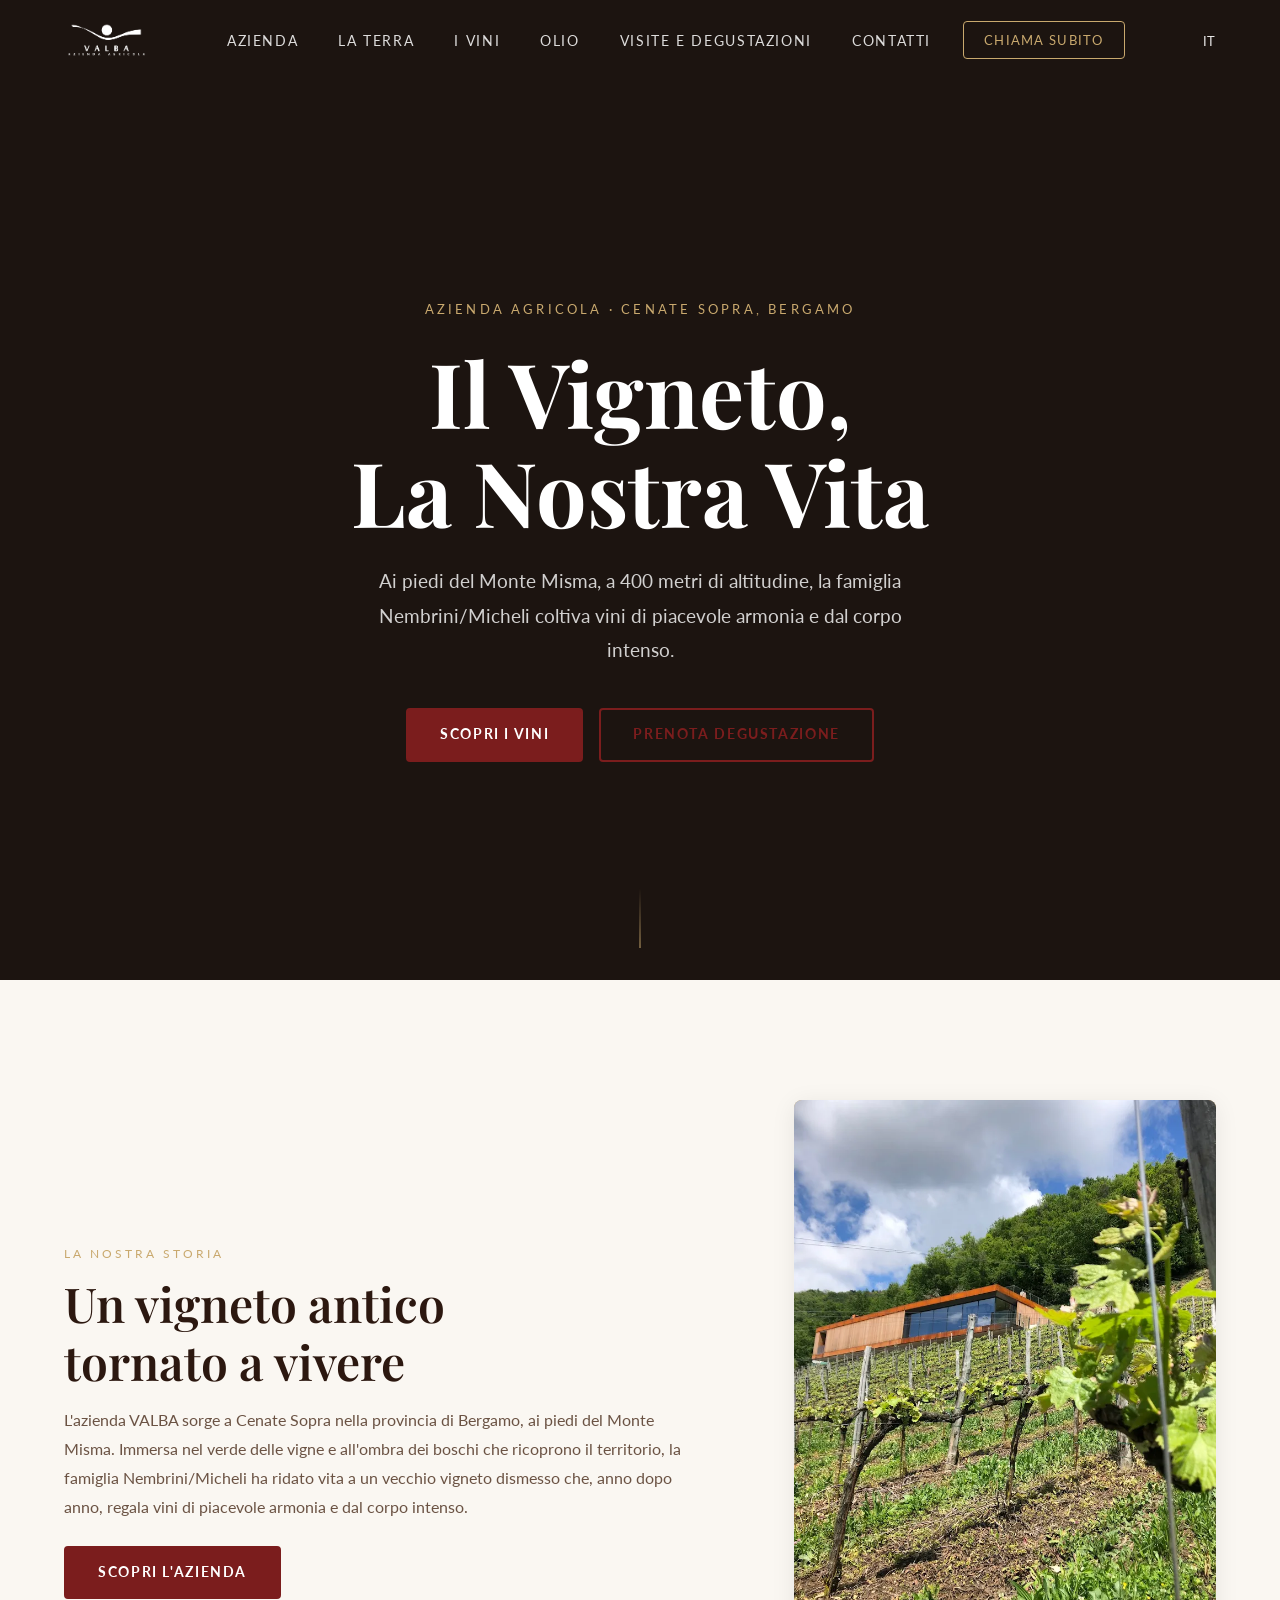
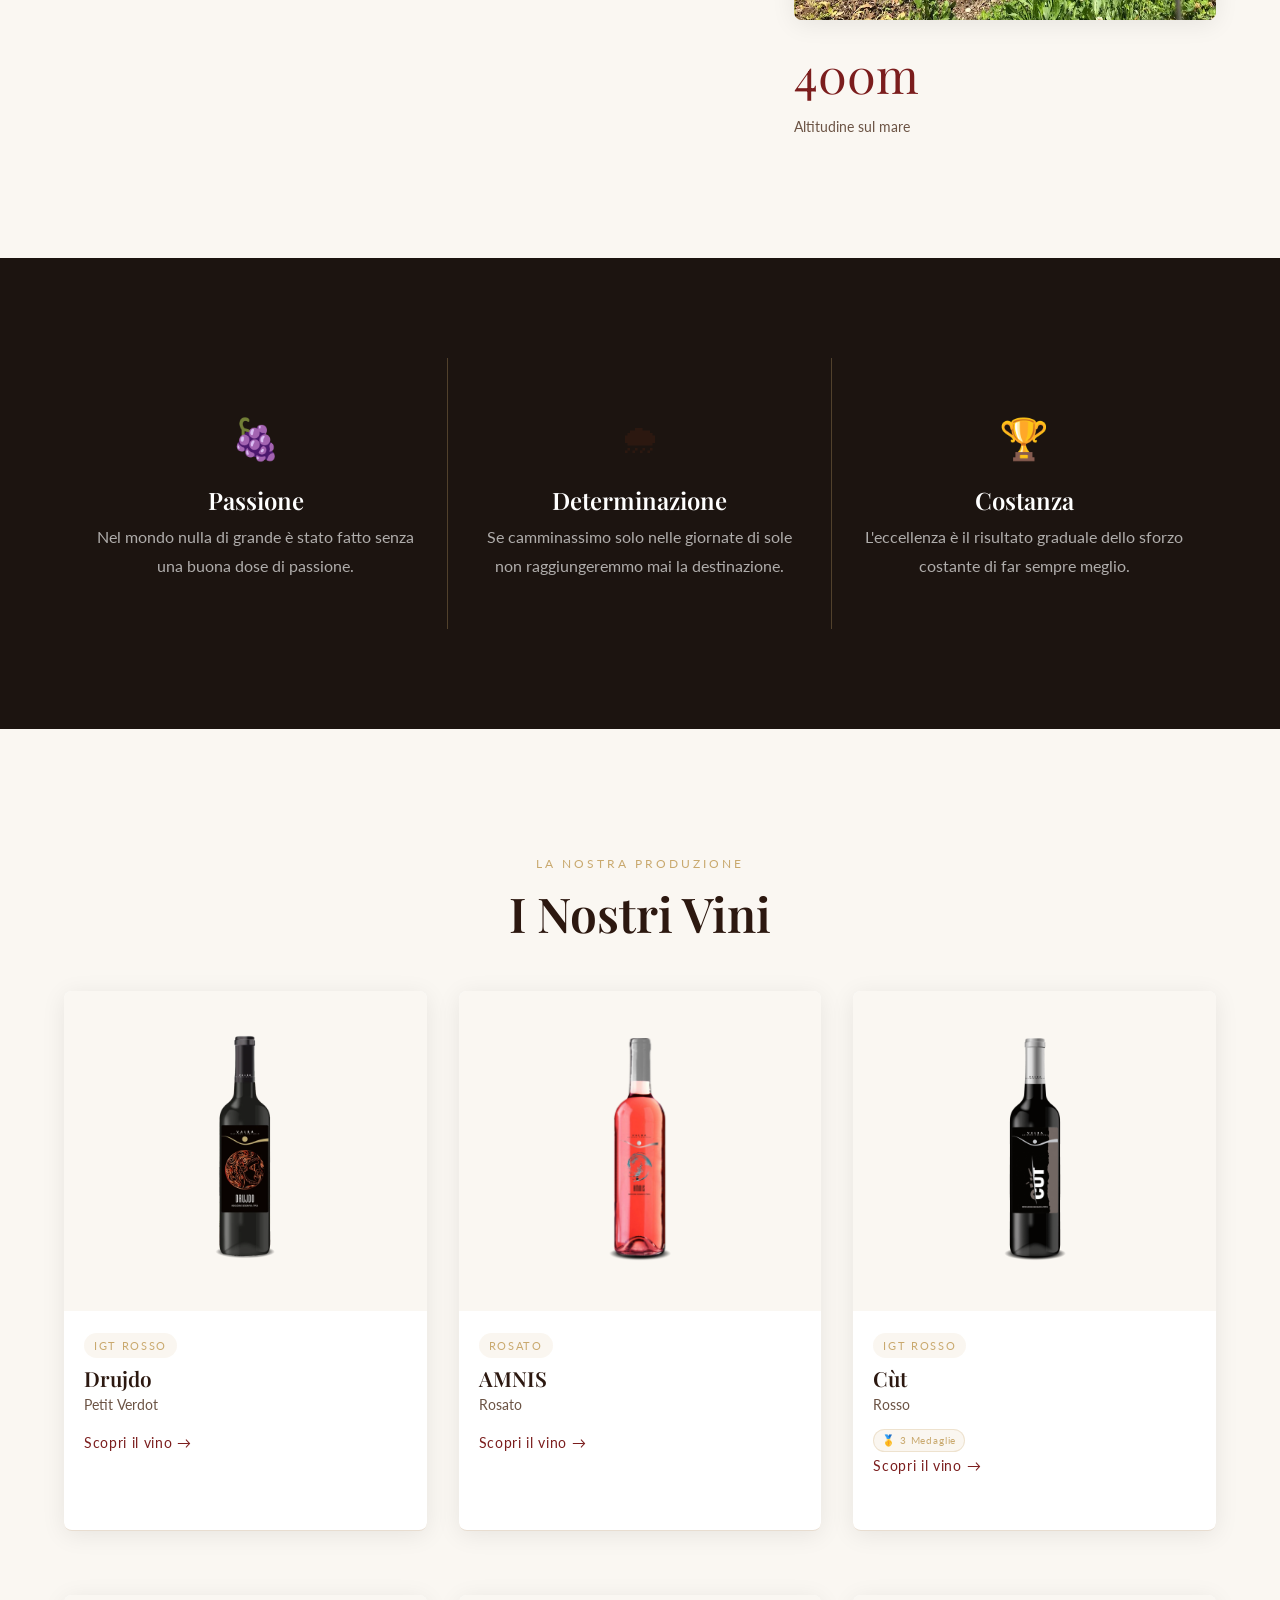
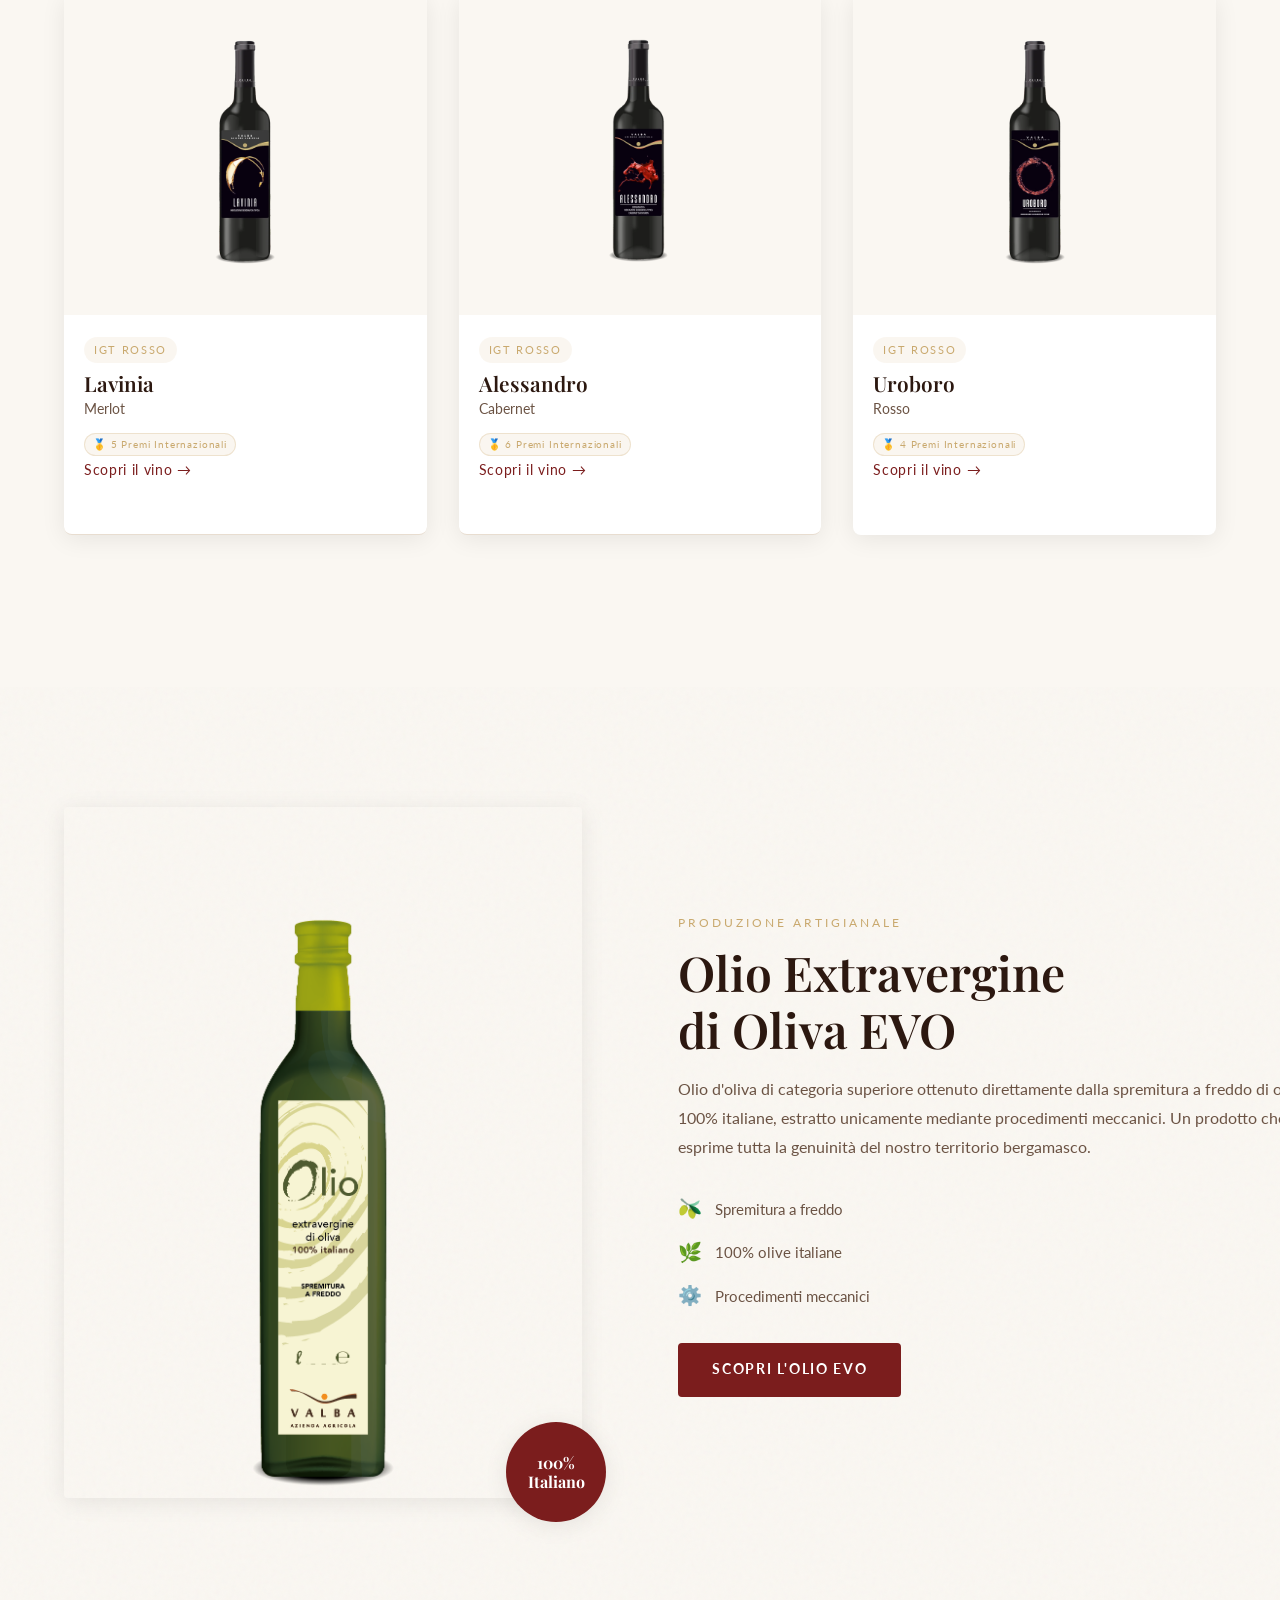
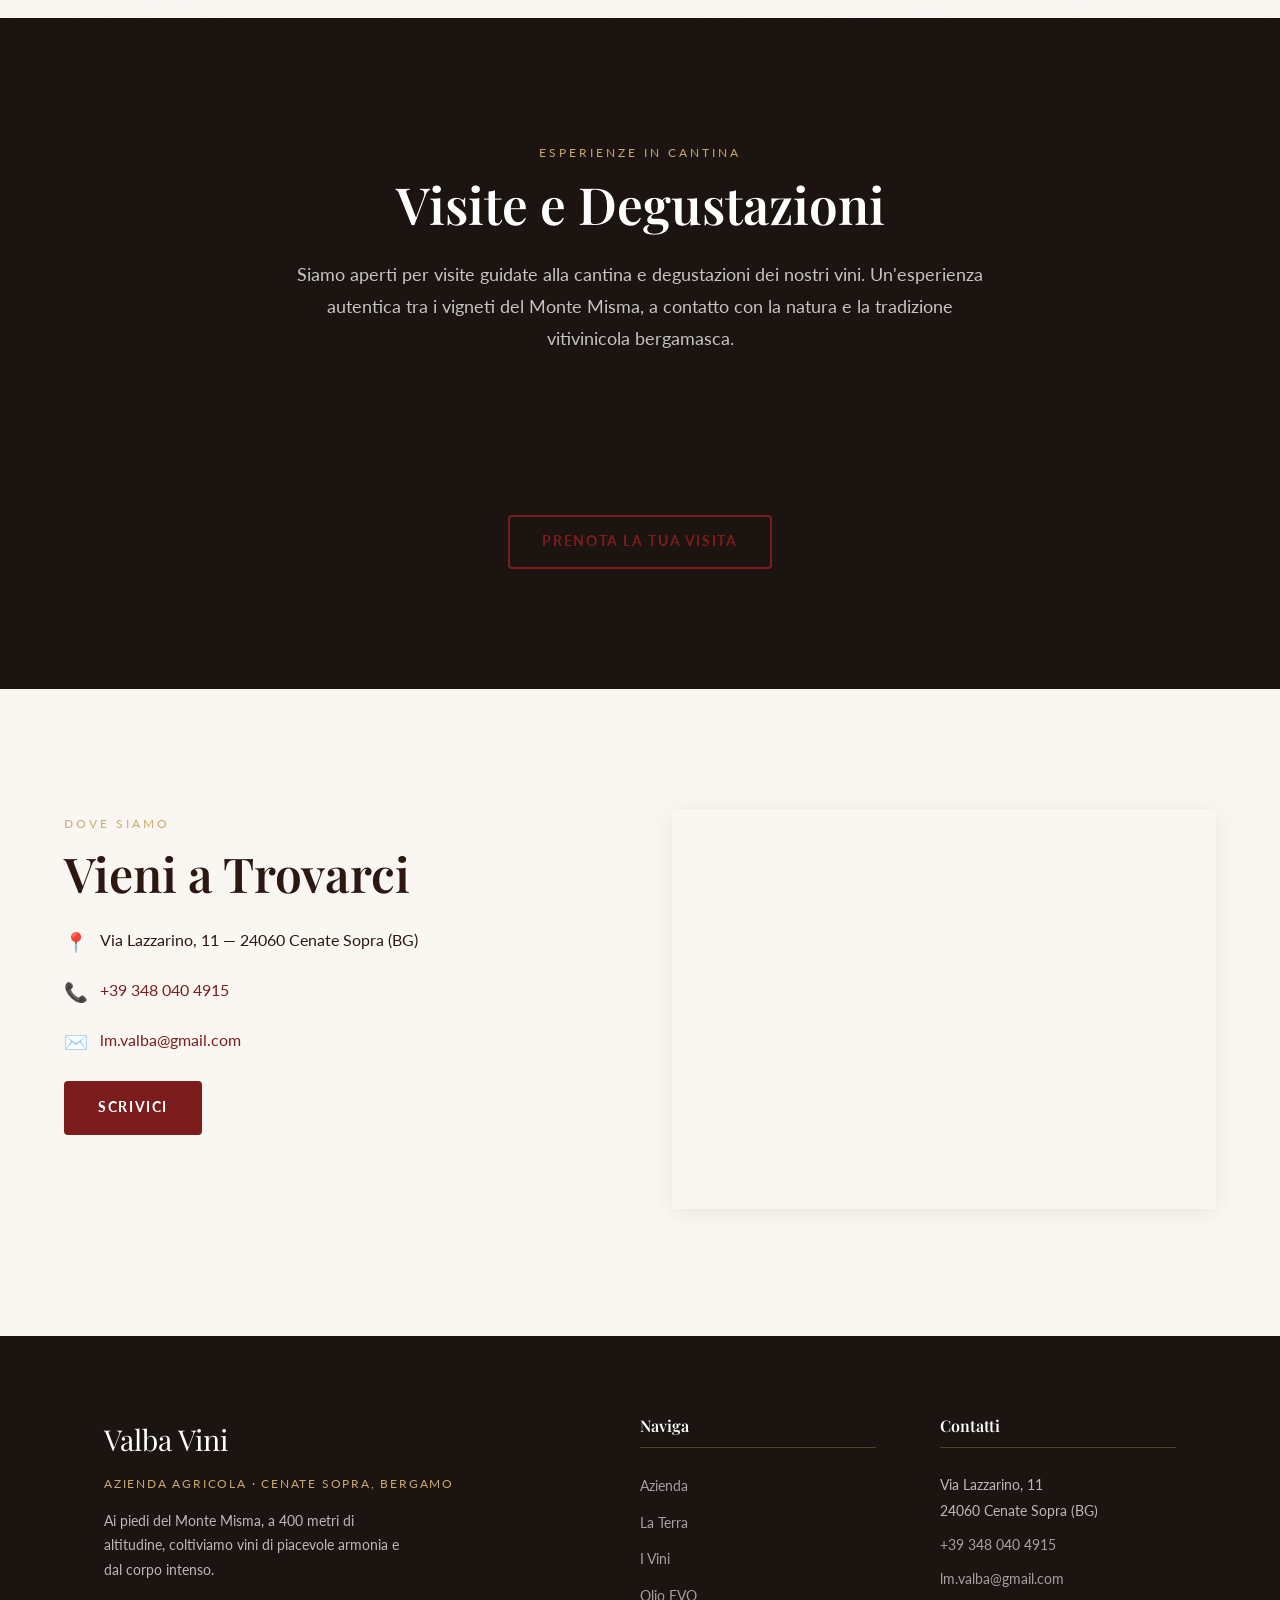
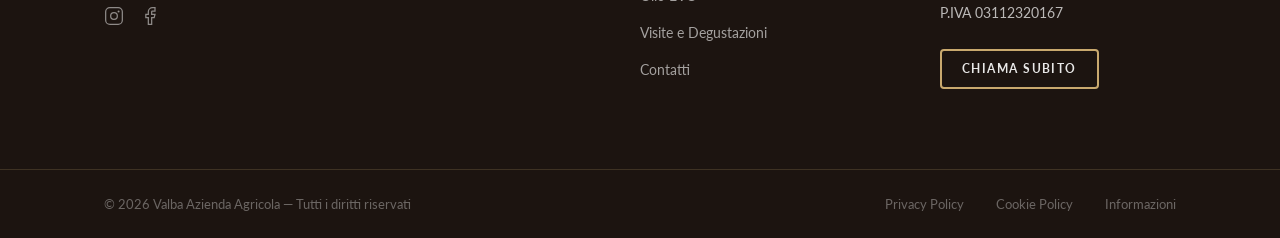
<file: index.html>
<!DOCTYPE html>
<html lang="it">
<head>
	<meta charset="UTF-8">
	<meta name="viewport" content="width=device-width, initial-scale=1.0">
	<title>Valba Vini Azienda agricola - Valba vini</title>
	<meta name="description" content="Il vigneto, la nostra vita! L'azienda VALBA sorge a Cenate Sopra nella provincia di Bergamo ed ai piedi del Monte Misma. Visite e degustazioni.">
	<link rel="preconnect" href="https://fonts.googleapis.com">
	<link rel="preconnect" href="https://fonts.gstatic.com" crossorigin>
	<link href="https://fonts.googleapis.com/css2?family=Lato:ital,wght@0,400;0,700;1,400&family=Playfair+Display:ital,wght@0,400;0,600;0,700;1,400&display=swap" rel="stylesheet">
	<link rel="stylesheet" href="assets/css/main.css">
	<link rel="stylesheet" href="assets/css/animations.css">
</head>
<body>

<header id="site-header" class="site-header" role="banner">
	<div class="header-inner">
		<a href="index.html" class="site-logo" rel="home">
		<img src="assets/images/logo-valba.png" alt="Valba Vini — Azienda Agricola" class="site-logo__img">
	</a>
		<nav class="main-nav" aria-label="Menu principale">
			<ul class="nav-list">
				<li><a href="azienda.html">Azienda</a></li>
				<li><a href="la-terra.html">La Terra</a></li>
				<li><a href="index.html#i-vini">I Vini</a></li>
				<li><a href="index.html#olio">Olio</a></li>
				<li><a href="visite-degustazioni.html">Visite e Degustazioni</a></li>
				<li><a href="contatti.html">Contatti</a></li>
			</ul>
			<a href="tel:+393480404915" class="header-cta">Chiama Subito</a>
		</nav>
		<div class="header-actions">
			<div class="lang-switcher" role="group" aria-label="Selezione lingua">
				<span class="lang-current">IT</span>
				<ul class="lang-list">
					<li><a href="#" hreflang="it" class="active" aria-current="true">IT</a></li>
					<li><a href="#" hreflang="en">EN</a></li>
					<li><a href="#" hreflang="de">DE</a></li>
					<li><a href="#" hreflang="es">ES</a></li>
				</ul>
			</div>
			<button type="button" class="hamburger" aria-expanded="false" aria-controls="main-nav" aria-label="Apri menu">
				<span class="hamburger-line"></span>
				<span class="hamburger-line"></span>
				<span class="hamburger-line"></span>
			</button>
		</div>
	</div>
</header>

<div class="header-spacer"></div>

	<!-- 1. HERO -->
	<section class="hero">
		<div class="hero__bg"></div>
		<div class="hero__content">
			<span class="hero__eyebrow">Azienda Agricola · Cenate Sopra, Bergamo</span>
			<h1 class="hero__title">Il Vigneto,<br>La Nostra Vita</h1>
			<p class="hero__subtitle">
				Ai piedi del Monte Misma, a 400 metri di altitudine, la famiglia Nembrini/Micheli coltiva vini di piacevole armonia e dal corpo intenso.
			</p>
			<div class="hero__cta">
				<a href="#i-vini" class="btn btn--primary">Scopri i Vini</a>
				<a href="visite-degustazioni.html" class="btn btn--outline">Prenota Degustazione</a>
			</div>
		</div>
		<div class="hero__scroll-indicator">
			<span></span>
		</div>
	</section>

	<!-- 2. INTRO AZIENDA -->
	<section class="intro" id="azienda">
		<div class="intro__container">
			<div class="intro__text reveal">
				<span class="section-eyebrow">La Nostra Storia</span>
				<h2>Un vigneto antico<br>tornato a vivere</h2>
				<p>
					L'azienda VALBA sorge a Cenate Sopra nella provincia di Bergamo, ai piedi del Monte Misma. Immersa nel verde delle vigne e all'ombra dei boschi che ricoprono il territorio, la famiglia Nembrini/Micheli ha ridato vita a un vecchio vigneto dismesso che, anno dopo anno, regala vini di piacevole armonia e dal corpo intenso.
				</p>
				<a href="azienda.html" class="btn btn--primary">Scopri l'Azienda</a>
			</div>
			<div class="intro__visual reveal">
				<div class="intro__image-frame">
					<img src="vigneto.webp" alt="Vigneto Valba — Cenate Sopra" loading="eager">
				</div>
				<div class="intro__stat">
					<span class="intro__stat-number">400m</span>
					<span class="intro__stat-label">Altitudine sul mare</span>
				</div>
			</div>
		</div>
	</section>

	<!-- 3. VALORI -->
	<section class="values">
		<div class="values__container">
			<div class="values__item reveal">
				<div class="values__icon">🍇</div>
				<h3>Passione</h3>
				<p>Nel mondo nulla di grande è stato fatto senza una buona dose di passione.</p>
			</div>
			<div class="values__item reveal">
				<div class="values__icon">🌧</div>
				<h3>Determinazione</h3>
				<p>Se camminassimo solo nelle giornate di sole non raggiungeremmo mai la destinazione.</p>
			</div>
			<div class="values__item reveal">
				<div class="values__icon">🏆</div>
				<h3>Costanza</h3>
				<p>L'eccellenza è il risultato graduale dello sforzo costante di far sempre meglio.</p>
			</div>
		</div>
	</section>

	<!-- 4. I VINI (anteprima) -->
	<section class="wines-preview" id="i-vini">
		<div class="wines-preview__header">
			<span class="section-eyebrow">La Nostra Produzione</span>
			<h2>I Nostri Vini</h2>
		</div>
		<div class="wines-preview__grid">
			<article class="wine-card reveal">
				<div class="wine-card__image">
					<img src="assets/images/vini/drujdo.webp" alt="Drujdo Petit Verdot" loading="lazy">
				</div>
				<div class="wine-card__body">
					<span class="wine-card__tag">IGT Rosso</span>
					<h3 class="wine-card__title">Drujdo</h3>
					<p class="wine-card__grape">Petit Verdot</p>
					<a href="vini/drujdo.html" class="wine-card__link">Scopri il vino →</a>
				</div>
			</article>
			<article class="wine-card reveal">
				<div class="wine-card__image">
					<img src="assets/images/vini/amnis.png" alt="AMNIS Rosato" loading="lazy">
				</div>
				<div class="wine-card__body">
					<span class="wine-card__tag">Rosato</span>
					<h3 class="wine-card__title">AMNIS</h3>
					<p class="wine-card__grape">Rosato</p>
					<a href="vini/amnis.html" class="wine-card__link">Scopri il vino →</a>
				</div>
			</article>
			<article class="wine-card reveal">
				<div class="wine-card__image">
					<img src="assets/images/vini/cut.png" alt="Cùt Rosso" loading="lazy">
				</div>
				<div class="wine-card__body">
					<span class="wine-card__tag">IGT Rosso</span>
					<h3 class="wine-card__title">Cùt</h3>
					<p class="wine-card__grape">Rosso</p>
					<div class="wine-card__awards">
						<span class="wine-card__award-badge">🥇 3 Medaglie</span>
					</div>
					<a href="vini/cut.html" class="wine-card__link">Scopri il vino →</a>
				</div>
			</article>
			<article class="wine-card reveal">
				<div class="wine-card__image">
					<img src="assets/images/vini/lavinia.webp" alt="Lavinia Merlot" loading="lazy">
				</div>
				<div class="wine-card__body">
					<span class="wine-card__tag">IGT Rosso</span>
					<h3 class="wine-card__title">Lavinia</h3>
					<p class="wine-card__grape">Merlot</p>
					<div class="wine-card__awards">
						<span class="wine-card__award-badge">🥇 5 Premi Internazionali</span>
					</div>
					<a href="vini/lavinia.html" class="wine-card__link">Scopri il vino →</a>
				</div>
			</article>
			<article class="wine-card reveal">
				<div class="wine-card__image">
					<img src="assets/images/vini/alessandro.webp" alt="Alessandro Cabernet" loading="lazy">
				</div>
				<div class="wine-card__body">
					<span class="wine-card__tag">IGT Rosso</span>
					<h3 class="wine-card__title">Alessandro</h3>
					<p class="wine-card__grape">Cabernet</p>
					<div class="wine-card__awards">
						<span class="wine-card__award-badge">🥇 6 Premi Internazionali</span>
					</div>
					<a href="vini/alessandro.html" class="wine-card__link">Scopri il vino →</a>
				</div>
			</article>
			<article class="wine-card reveal">
				<div class="wine-card__image">
					<img src="assets/images/vini/uroboro.webp" alt="Uroboro Rosso" loading="lazy">
				</div>
				<div class="wine-card__body">
					<span class="wine-card__tag">IGT Rosso</span>
					<h3 class="wine-card__title">Uroboro</h3>
					<p class="wine-card__grape">Rosso</p>
					<div class="wine-card__awards">
						<span class="wine-card__award-badge">🥇 4 Premi Internazionali</span>
					</div>
					<a href="vini/uroboro.html" class="wine-card__link">Scopri il vino →</a>
				</div>
			</article>
		</div>
	</section>

	<!-- 5. OLIO EVO -->
	<section class="olio" id="olio">
		<div class="olio__container">
			<div class="olio__visual reveal">
				<div class="olio__image-wrap">
					<img src="assets/images/olio-evo.png" alt="Olio Extravergine di Oliva Valba EVO" loading="lazy">
				</div>
				<div class="olio__badge">
					<span>100%</span>
					<span>Italiano</span>
				</div>
			</div>
			<div class="olio__text reveal">
				<span class="section-eyebrow">Produzione Artigianale</span>
				<h2>Olio Extravergine<br>di Oliva EVO</h2>
				<p class="olio__desc">
					Olio d'oliva di categoria superiore ottenuto direttamente dalla spremitura a freddo di olive 100% italiane, estratto unicamente mediante procedimenti meccanici. Un prodotto che esprime tutta la genuinità del nostro territorio bergamasco.
				</p>
				<ul class="olio__features">
					<li>
						<span class="olio__feature-icon">🫒</span>
						<span>Spremitura a freddo</span>
					</li>
					<li>
						<span class="olio__feature-icon">🌿</span>
						<span>100% olive italiane</span>
					</li>
					<li>
						<span class="olio__feature-icon">⚙️</span>
						<span>Procedimenti meccanici</span>
					</li>
				</ul>
				<a href="#olio" class="btn btn--primary">Scopri l'Olio EVO</a>
			</div>
		</div>
	</section>

	<!-- 6. VISITE E DEGUSTAZIONI -->
	<section class="visits" id="visite">
		<div class="visits__overlay"></div>
		<div class="visits__content">
			<span class="section-eyebrow" style="color: var(--color-gold)">Esperienze in Cantina</span>
			<h2>Visite e Degustazioni</h2>
			<p>
				Siamo aperti per visite guidate alla cantina e degustazioni dei nostri vini. Un'esperienza autentica tra i vigneti del Monte Misma, a contatto con la natura e la tradizione vitivinicola bergamasca.
			</p>
			<div class="visits__features">
				<div class="visits__feature reveal">
					<span>🍷</span>
					<p>Degustazione vini guidata</p>
				</div>
				<div class="visits__feature reveal">
					<span>🏡</span>
					<p>Visita alla cantina</p>
				</div>
				<div class="visits__feature reveal">
					<span>🌄</span>
					<p>Panorama sui vigneti</p>
				</div>
			</div>
			<a href="visite-degustazioni.html" class="btn btn--outline">Prenota la tua Visita</a>
		</div>
	</section>

	<!-- 7. CONTATTI RAPIDI -->
	<section class="contact-strip" id="contatti">
		<div class="contact-strip__container">
			<div class="contact-strip__info reveal">
				<span class="section-eyebrow">Dove Siamo</span>
				<h2>Vieni a Trovarci</h2>
				<ul class="contact-strip__list">
					<li>
						<span class="contact-strip__icon">📍</span>
						<span>Via Lazzarino, 11 — 24060 Cenate Sopra (BG)</span>
					</li>
					<li>
						<span class="contact-strip__icon">📞</span>
						<a href="tel:+393480404915">+39 348 040 4915</a>
					</li>
					<li>
						<span class="contact-strip__icon">✉️</span>
						<a href="mailto:lm.valba@gmail.com">lm.valba@gmail.com</a>
					</li>
				</ul>
				<a href="contatti.html" class="btn btn--primary">Scrivici</a>
			</div>
			<div class="contact-strip__map reveal">
				<iframe
					src="https://www.google.com/maps/embed?pb=!1m18!1m12!1m3!1d2793.4!2d9.8271!3d45.7089!2m3!1f0!2f0!3f0!3m2!1i1024!2i768!4f13.1!3m3!1m2!1s0x4781485f3c5d9b1d%3A0x0!2sCenate%20Sopra%2C%20BG!5e0!3m2!1sit!2sit!4v1"
					width="100%"
					height="400"
					style="border:0; border-radius:4px;"
					allowfullscreen=""
					loading="lazy"
					title="Mappa Valba Vini - Cenate Sopra">
				</iframe>
			</div>
		</div>
	</section>

<footer class="site-footer">
	<div class="site-footer__main">
		<div class="site-footer__brand">
			<a href="index.html" class="site-footer__logo">Valba Vini</a>
			<p class="site-footer__tagline">Azienda Agricola · Cenate Sopra, Bergamo</p>
			<p class="site-footer__desc">Ai piedi del Monte Misma, a 400 metri di altitudine, coltiviamo vini di piacevole armonia e dal corpo intenso.</p>
			<div class="site-footer__social">
				<a href="#" aria-label="Instagram" class="site-footer__social-link">
					<svg width="20" height="20" viewBox="0 0 24 24" fill="none" stroke="currentColor" stroke-width="1.5" aria-hidden="true">
						<rect x="2" y="2" width="20" height="20" rx="5" ry="5"/>
						<circle cx="12" cy="12" r="4"/>
						<circle cx="17.5" cy="6.5" r="0.5" fill="currentColor"/>
					</svg>
				</a>
				<a href="#" aria-label="Facebook" class="site-footer__social-link">
					<svg width="20" height="20" viewBox="0 0 24 24" fill="none" stroke="currentColor" stroke-width="1.5" aria-hidden="true">
						<path d="M18 2h-3a5 5 0 0 0-5 5v3H7v4h3v8h4v-8h3l1-4h-4V7a1 1 0 0 1 1-1h3z"/>
					</svg>
				</a>
			</div>
		</div>
		<div class="site-footer__nav">
			<h4>Naviga</h4>
			<ul>
				<li><a href="azienda.html">Azienda</a></li>
				<li><a href="la-terra.html">La Terra</a></li>
				<li><a href="index.html#i-vini">I Vini</a></li>
				<li><a href="index.html#olio">Olio EVO</a></li>
				<li><a href="visite-degustazioni.html">Visite e Degustazioni</a></li>
				<li><a href="contatti.html">Contatti</a></li>
			</ul>
		</div>
		<div class="site-footer__contact">
			<h4>Contatti</h4>
			<address>
				<p>Via Lazzarino, 11<br>24060 Cenate Sopra (BG)</p>
				<p><a href="tel:+393480404915">+39 348 040 4915</a></p>
				<p><a href="mailto:lm.valba@gmail.com">lm.valba@gmail.com</a></p>
				<p>P.IVA 03112320167</p>
			</address>
			<a href="tel:+393480404915" class="btn btn--outline btn--sm">Chiama Subito</a>
		</div>
	</div>
	<div class="site-footer__bottom">
		<div class="site-footer__bottom-inner">
			<p>© 2026 Valba Azienda Agricola — Tutti i diritti riservati</p>
			<ul class="site-footer__legal">
				<li><a href="privacy-policy.html">Privacy Policy</a></li>
				<li><a href="cookie-policy.html">Cookie Policy</a></li>
				<li><a href="informazioni.html">Informazioni</a></li>
			</ul>
		</div>
	</div>
</footer>

<script src="assets/js/main.js" defer></script>
</body>
</html>
</file>
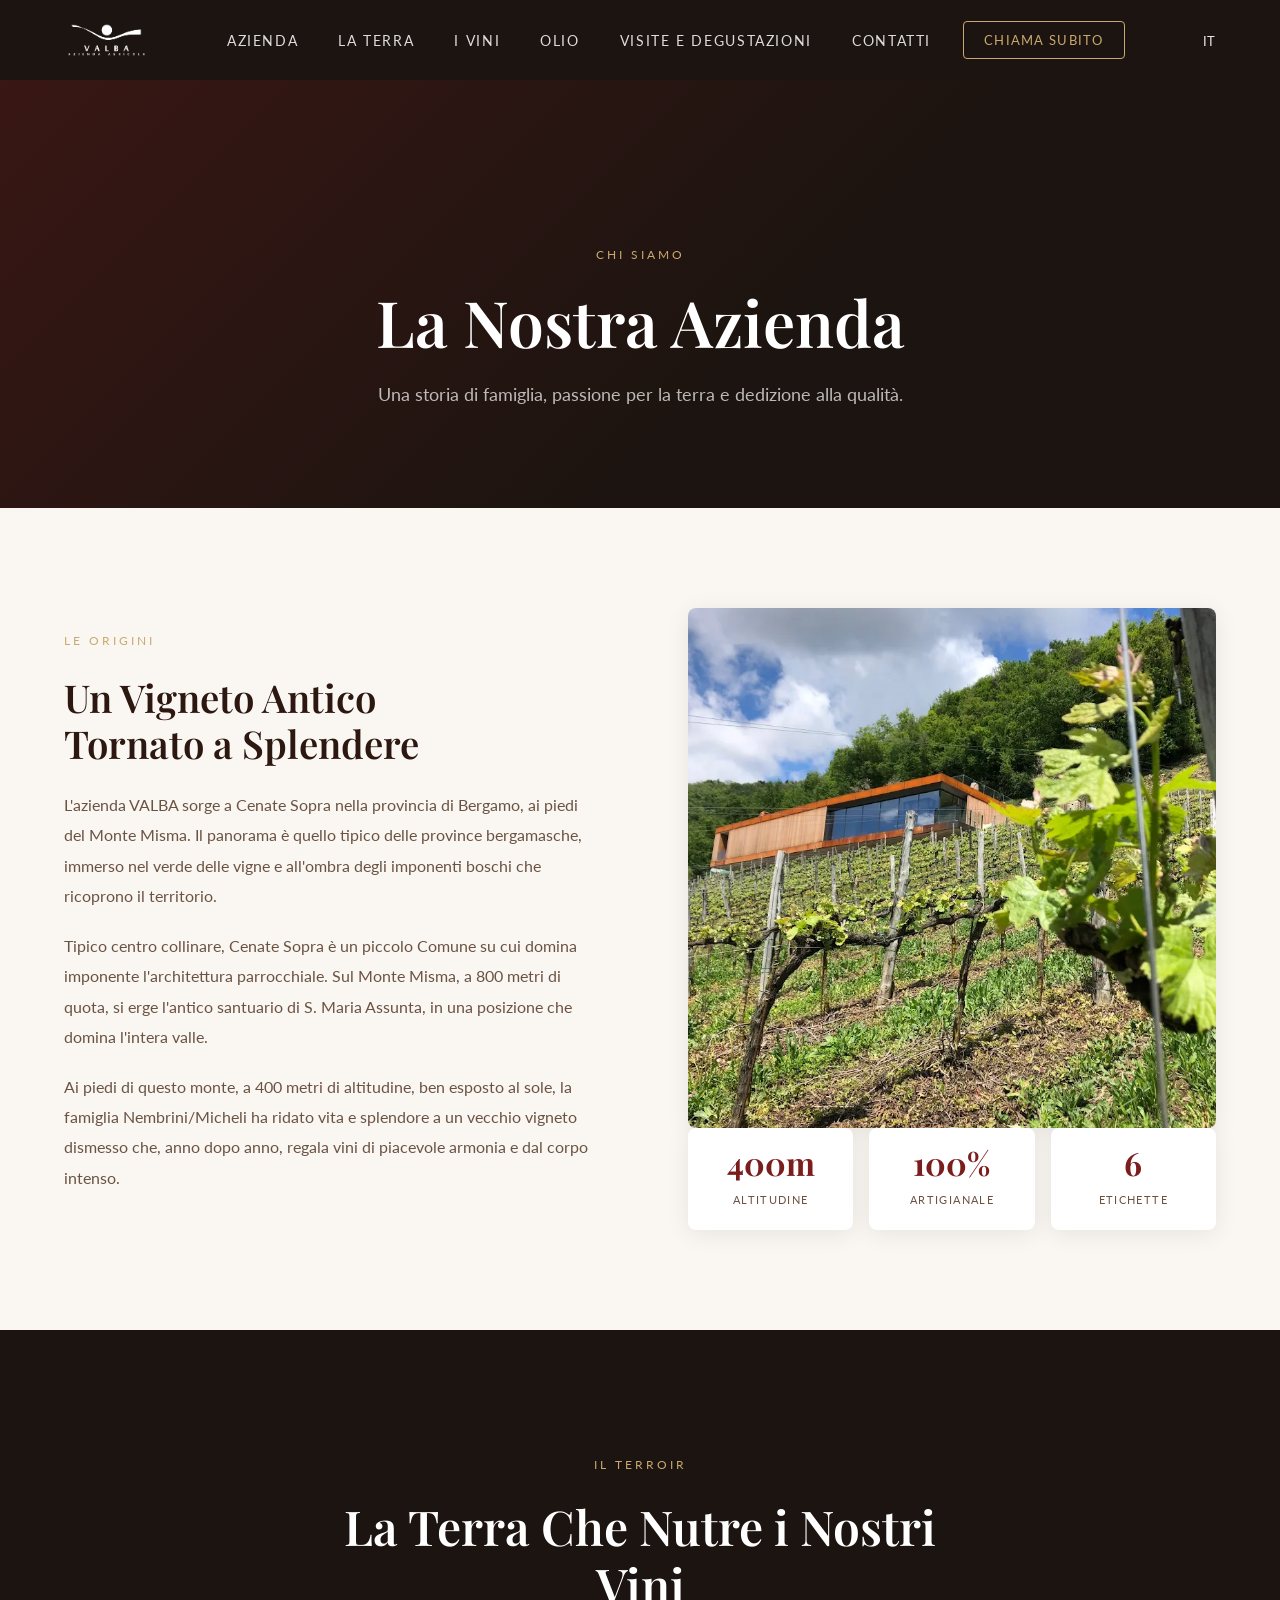
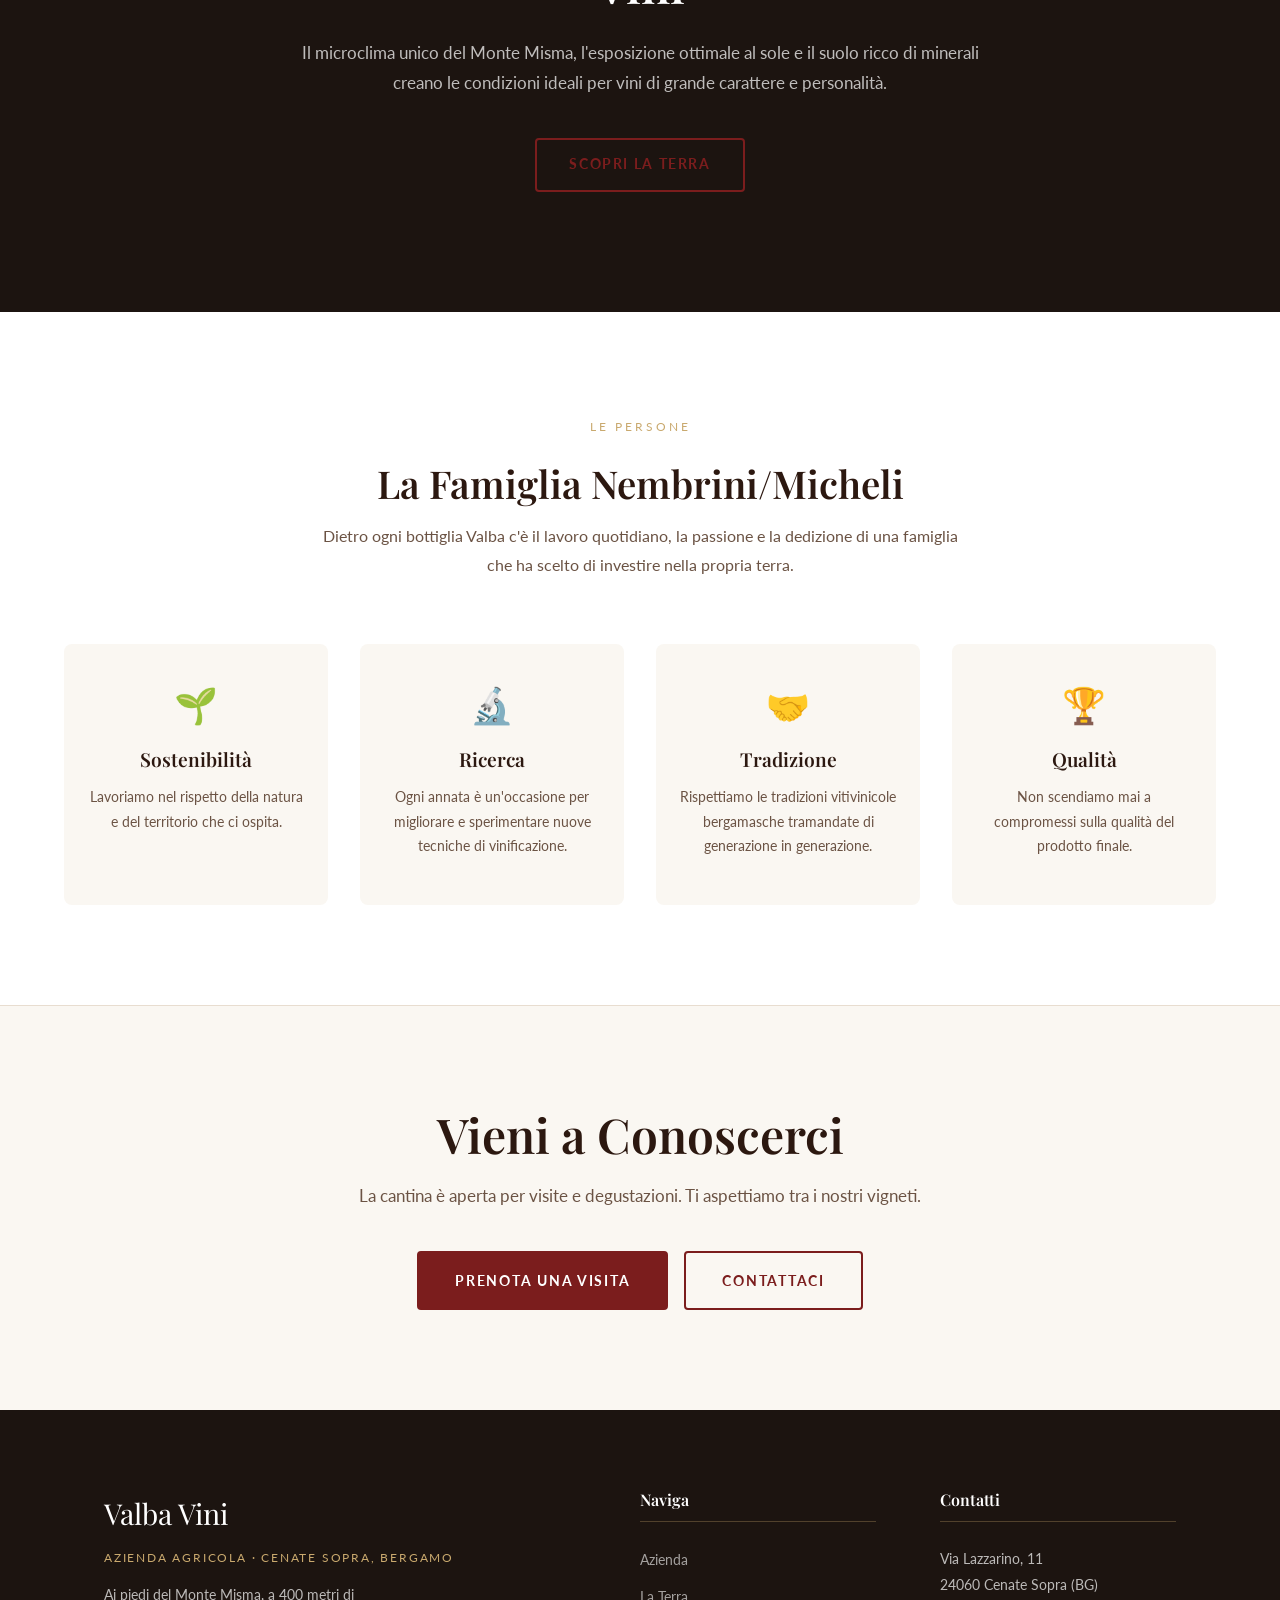
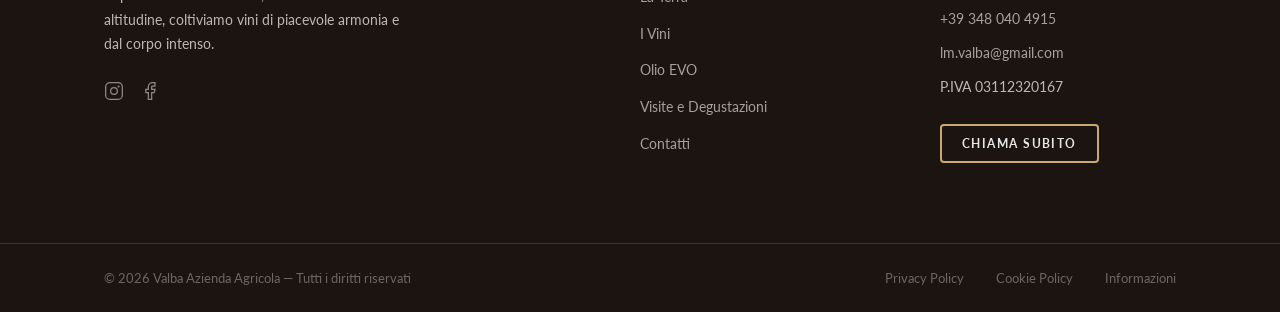
<file: azienda.html>
<!DOCTYPE html>
<html lang="it">
<head>
	<meta charset="UTF-8">
	<meta name="viewport" content="width=device-width, initial-scale=1.0">
	<title>Azienda - Valba vini</title>
	<meta name="description" content="Oltre 10 anni di esperienza nel mondo del vino. L'azienda agricola Valba a Cenate Sopra, ai piedi del Monte Misma, Bergamo.">
	<link rel="preconnect" href="https://fonts.googleapis.com">
	<link rel="preconnect" href="https://fonts.gstatic.com" crossorigin>
	<link href="https://fonts.googleapis.com/css2?family=Lato:ital,wght@0,400;0,700;1,400&family=Playfair+Display:ital,wght@0,400;0,600;0,700;1,400&display=swap" rel="stylesheet">
	<link rel="stylesheet" href="assets/css/main.css">
	<link rel="stylesheet" href="assets/css/animations.css">
</head>
<body>

<header id="site-header" class="site-header" role="banner">
	<div class="header-inner">
		<a href="index.html" class="site-logo" rel="home">
		<img src="assets/images/logo-valba.png" alt="Valba Vini — Azienda Agricola" class="site-logo__img">
	</a>
		<nav class="main-nav" aria-label="Menu principale">
			<ul class="nav-list">
				<li><a href="azienda.html">Azienda</a></li>
				<li><a href="la-terra.html">La Terra</a></li>
				<li><a href="index.html#i-vini">I Vini</a></li>
				<li><a href="index.html#olio">Olio</a></li>
				<li><a href="visite-degustazioni.html">Visite e Degustazioni</a></li>
				<li><a href="contatti.html">Contatti</a></li>
			</ul>
			<a href="tel:+393480404915" class="header-cta">Chiama Subito</a>
		</nav>
		<div class="header-actions">
			<div class="lang-switcher" role="group" aria-label="Selezione lingua">
				<span class="lang-current">IT</span>
				<ul class="lang-list">
					<li><a href="#" hreflang="it" class="active" aria-current="true">IT</a></li>
					<li><a href="#" hreflang="en">EN</a></li>
					<li><a href="#" hreflang="de">DE</a></li>
					<li><a href="#" hreflang="es">ES</a></li>
				</ul>
			</div>
			<button type="button" class="hamburger" aria-expanded="false" aria-controls="main-nav" aria-label="Apri menu">
				<span class="hamburger-line"></span>
				<span class="hamburger-line"></span>
				<span class="hamburger-line"></span>
			</button>
		</div>
	</div>
</header>
<div class="header-spacer"></div>

<main class="page-azienda">
	<section class="page-hero">
		<div class="page-hero__content">
			<span class="section-eyebrow">Chi Siamo</span>
			<h1>La Nostra Azienda</h1>
			<p>Una storia di famiglia, passione per la terra e dedizione alla qualità.</p>
		</div>
	</section>
	<section class="azienda-storia">
		<div class="azienda-storia__container">
			<div class="azienda-storia__text reveal">
				<span class="section-eyebrow">Le Origini</span>
				<h2>Un Vigneto Antico<br>Tornato a Splendere</h2>
				<p>L'azienda VALBA sorge a Cenate Sopra nella provincia di Bergamo, ai piedi del Monte Misma. Il panorama è quello tipico delle province bergamasche, immerso nel verde delle vigne e all'ombra degli imponenti boschi che ricoprono il territorio.</p>
				<p>Tipico centro collinare, Cenate Sopra è un piccolo Comune su cui domina imponente l'architettura parrocchiale. Sul Monte Misma, a 800 metri di quota, si erge l'antico santuario di S. Maria Assunta, in una posizione che domina l'intera valle.</p>
				<p>Ai piedi di questo monte, a 400 metri di altitudine, ben esposto al sole, la famiglia Nembrini/Micheli ha ridato vita e splendore a un vecchio vigneto dismesso che, anno dopo anno, regala vini di piacevole armonia e dal corpo intenso.</p>
			</div>
			<div class="azienda-storia__visual reveal">
				<div class="azienda-storia__image-main">
					<img
						src="vigneto.webp"
						alt="Vigneto Valba — Cenate Sopra, Monte Misma"
						loading="lazy">
				</div>
				<div class="azienda-storia__stats">
					<div class="azienda-stat"><span class="azienda-stat__number">400m</span><span class="azienda-stat__label">Altitudine</span></div>
					<div class="azienda-stat"><span class="azienda-stat__number">100%</span><span class="azienda-stat__label">Artigianale</span></div>
					<div class="azienda-stat"><span class="azienda-stat__number">6</span><span class="azienda-stat__label">Etichette</span></div>
				</div>
			</div>
		</div>
	</section>
	<section class="azienda-territorio">
		<div class="azienda-territorio__overlay"></div>
		<div class="azienda-territorio__content reveal">
			<span class="section-eyebrow" style="color:var(--color-gold)">Il Terroir</span>
			<h2>La Terra Che Nutre i Nostri Vini</h2>
			<p>Il microclima unico del Monte Misma, l'esposizione ottimale al sole e il suolo ricco di minerali creano le condizioni ideali per vini di grande carattere e personalità.</p>
			<a href="la-terra.html" class="btn btn--outline">Scopri La Terra</a>
		</div>
	</section>
	<section class="azienda-famiglia">
		<div class="azienda-famiglia__container">
			<div class="azienda-famiglia__header reveal">
				<span class="section-eyebrow">Le Persone</span>
				<h2>La Famiglia Nembrini/Micheli</h2>
				<p>Dietro ogni bottiglia Valba c'è il lavoro quotidiano, la passione e la dedizione di una famiglia che ha scelto di investire nella propria terra.</p>
			</div>
			<div class="azienda-valori-grid">
				<div class="azienda-valore reveal"><div class="azienda-valore__icon">🌱</div><h3>Sostenibilità</h3><p>Lavoriamo nel rispetto della natura e del territorio che ci ospita.</p></div>
				<div class="azienda-valore reveal"><div class="azienda-valore__icon">🔬</div><h3>Ricerca</h3><p>Ogni annata è un'occasione per migliorare e sperimentare nuove tecniche di vinificazione.</p></div>
				<div class="azienda-valore reveal"><div class="azienda-valore__icon">🤝</div><h3>Tradizione</h3><p>Rispettiamo le tradizioni vitivinicole bergamasche tramandate di generazione in generazione.</p></div>
				<div class="azienda-valore reveal"><div class="azienda-valore__icon">🏆</div><h3>Qualità</h3><p>Non scendiamo mai a compromessi sulla qualità del prodotto finale.</p></div>
			</div>
		</div>
	</section>
	<section class="azienda-cta">
		<div class="azienda-cta__container">
			<h2>Vieni a Conoscerci</h2>
			<p>La cantina è aperta per visite e degustazioni. Ti aspettiamo tra i nostri vigneti.</p>
			<div class="azienda-cta__buttons">
				<a href="visite-degustazioni.html" class="btn btn--primary btn--lg">Prenota una Visita</a>
				<a href="contatti.html" class="btn btn--outline btn--lg">Contattaci</a>
			</div>
		</div>
	</section>
</main>

<footer class="site-footer">
	<div class="site-footer__main">
		<div class="site-footer__brand">
			<a href="index.html" class="site-footer__logo">Valba Vini</a>
			<p class="site-footer__tagline">Azienda Agricola · Cenate Sopra, Bergamo</p>
			<p class="site-footer__desc">Ai piedi del Monte Misma, a 400 metri di altitudine, coltiviamo vini di piacevole armonia e dal corpo intenso.</p>
			<div class="site-footer__social">
				<a href="#" aria-label="Instagram" class="site-footer__social-link"><svg width="20" height="20" viewBox="0 0 24 24" fill="none" stroke="currentColor" stroke-width="1.5"><rect x="2" y="2" width="20" height="20" rx="5" ry="5"/><circle cx="12" cy="12" r="4"/><circle cx="17.5" cy="6.5" r="0.5" fill="currentColor"/></svg></a>
				<a href="#" aria-label="Facebook" class="site-footer__social-link"><svg width="20" height="20" viewBox="0 0 24 24" fill="none" stroke="currentColor" stroke-width="1.5"><path d="M18 2h-3a5 5 0 0 0-5 5v3H7v4h3v8h4v-8h3l1-4h-4V7a1 1 0 0 1 1-1h3z"/></svg></a>
			</div>
		</div>
		<div class="site-footer__nav">
			<h4>Naviga</h4>
			<ul>
				<li><a href="azienda.html">Azienda</a></li>
				<li><a href="la-terra.html">La Terra</a></li>
				<li><a href="index.html#i-vini">I Vini</a></li>
				<li><a href="index.html#olio">Olio EVO</a></li>
				<li><a href="visite-degustazioni.html">Visite e Degustazioni</a></li>
				<li><a href="contatti.html">Contatti</a></li>
			</ul>
		</div>
		<div class="site-footer__contact">
			<h4>Contatti</h4>
			<address>
				<p>Via Lazzarino, 11<br>24060 Cenate Sopra (BG)</p>
				<p><a href="tel:+393480404915">+39 348 040 4915</a></p>
				<p><a href="mailto:lm.valba@gmail.com">lm.valba@gmail.com</a></p>
				<p>P.IVA 03112320167</p>
			</address>
			<a href="tel:+393480404915" class="btn btn--outline btn--sm">Chiama Subito</a>
		</div>
	</div>
	<div class="site-footer__bottom">
		<div class="site-footer__bottom-inner">
			<p>© 2026 Valba Azienda Agricola — Tutti i diritti riservati</p>
			<ul class="site-footer__legal">
				<li><a href="privacy-policy.html">Privacy Policy</a></li>
				<li><a href="cookie-policy.html">Cookie Policy</a></li>
				<li><a href="informazioni.html">Informazioni</a></li>
			</ul>
		</div>
	</div>
</footer>
<script src="assets/js/main.js" defer></script>
</body>
</html>
</file>
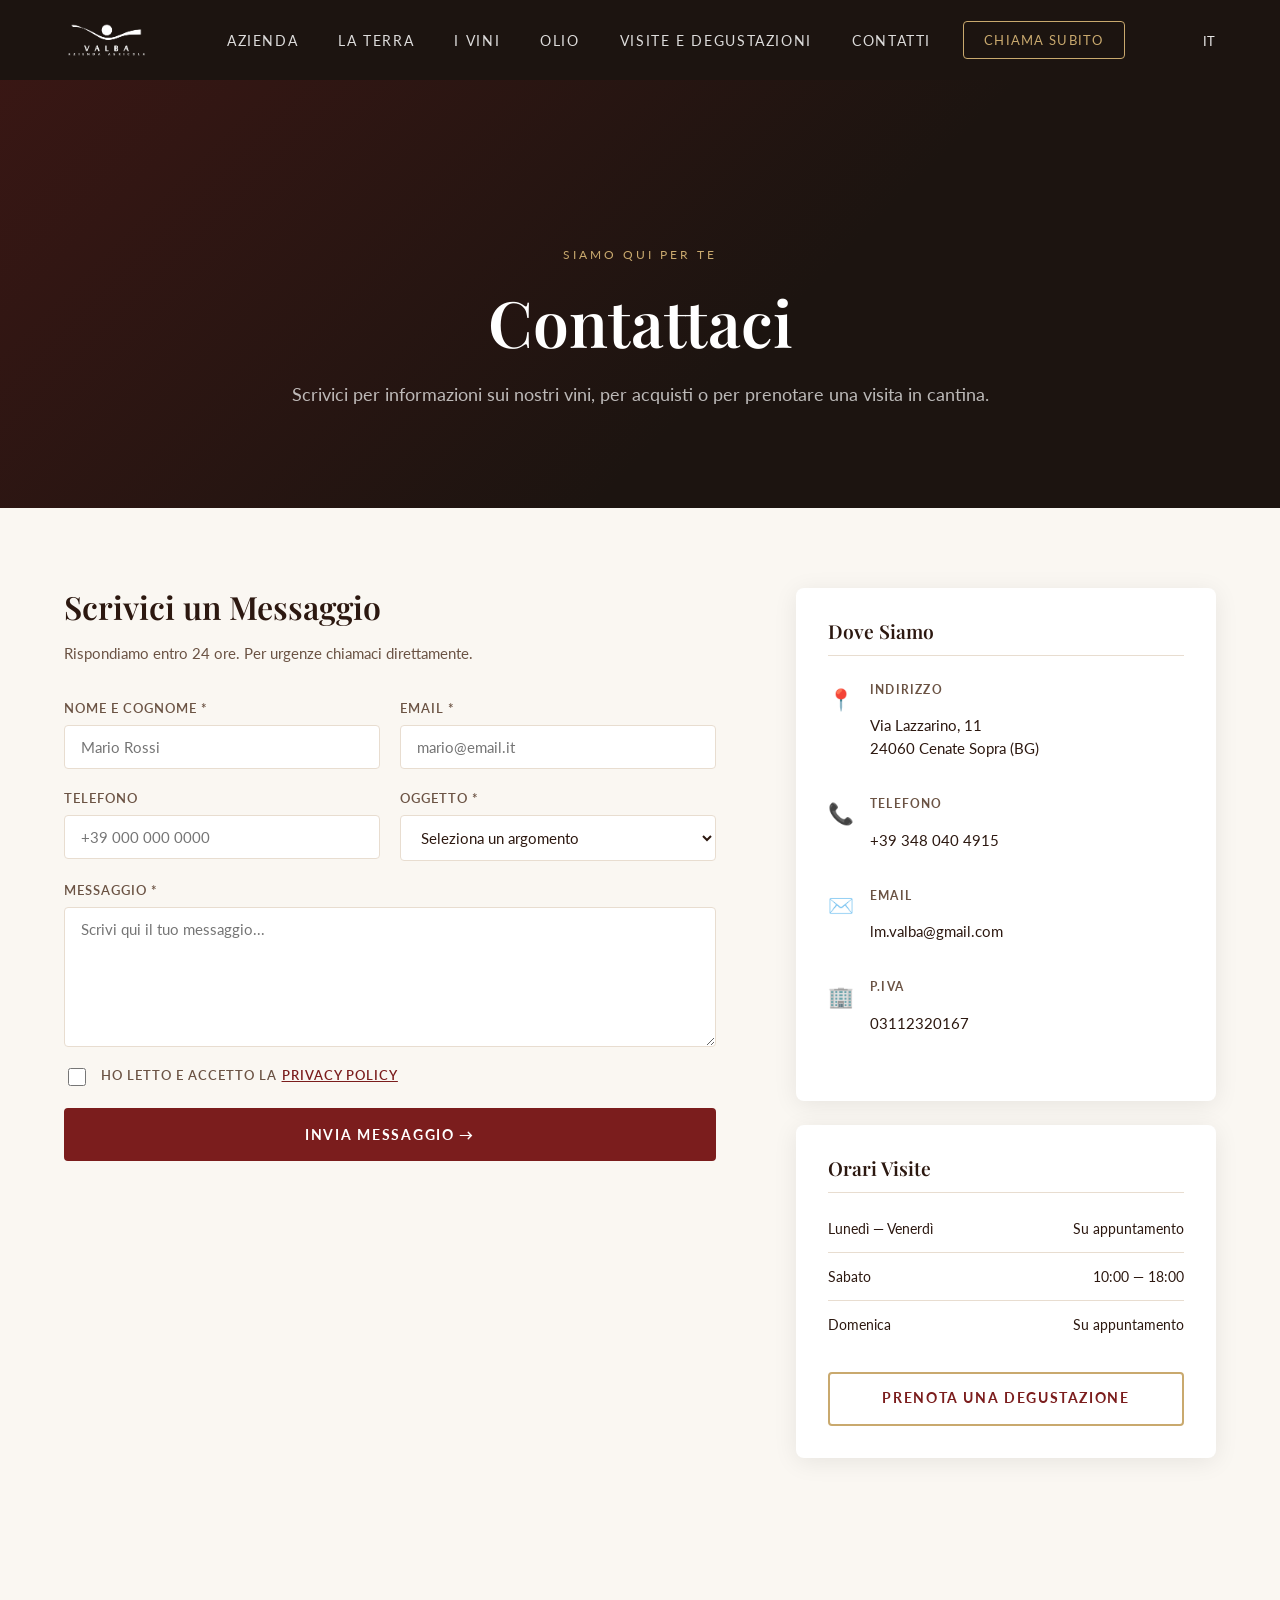
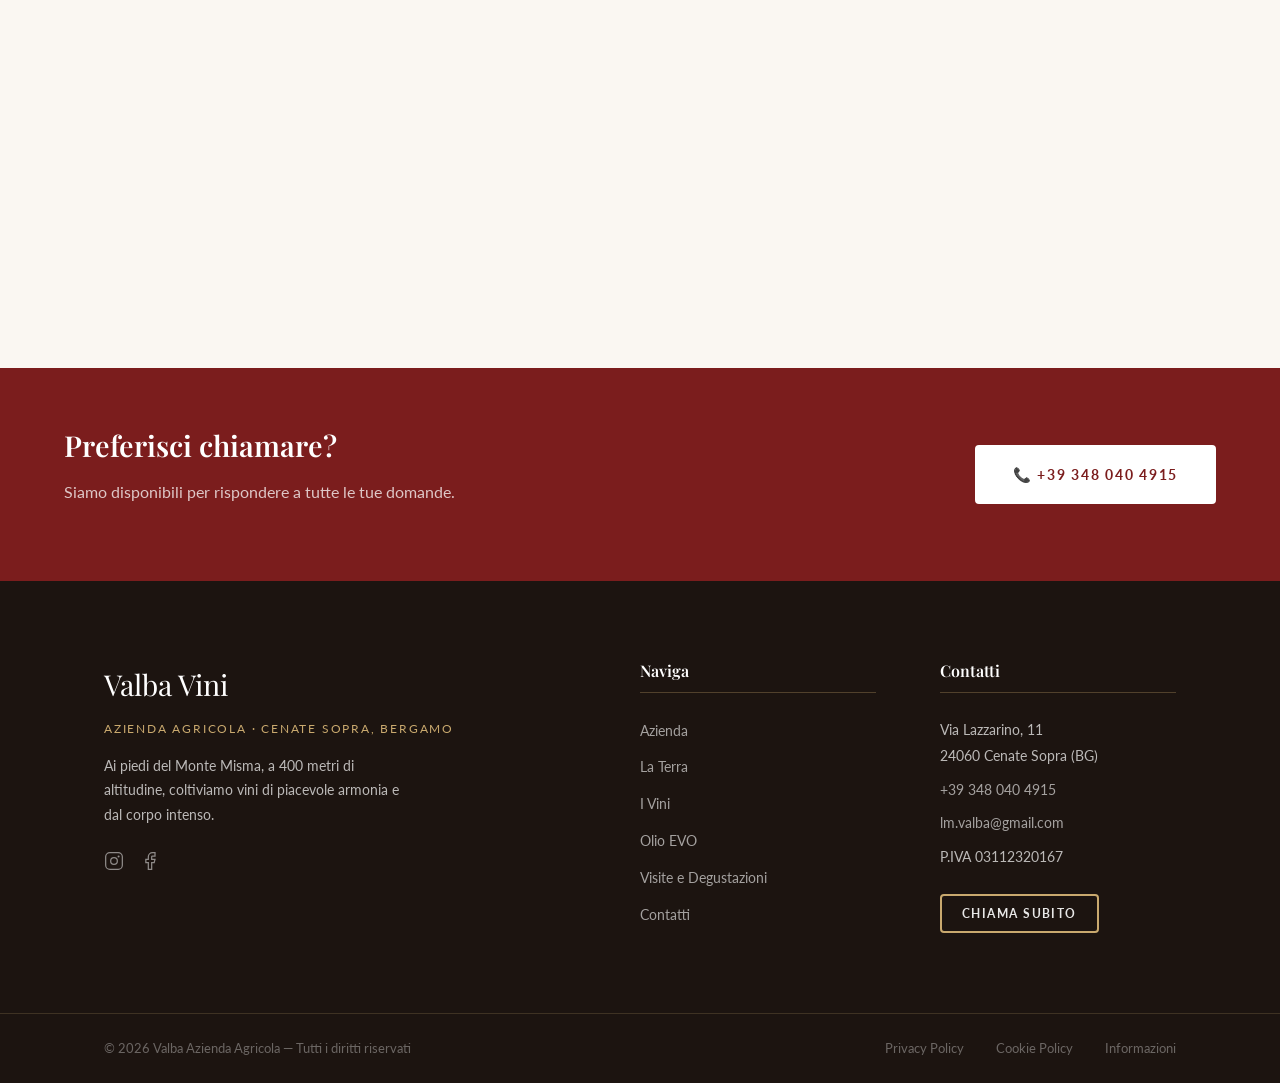
<file: contatti.html>
<!DOCTYPE html>
<html lang="it">
<head>
	<meta charset="UTF-8">
	<meta name="viewport" content="width=device-width, initial-scale=1.0">
	<title>Contatti - Valba vini</title>
	<meta name="description" content="Contatta Valba Vini - Via Lazzarino 11, Cenate Sopra Bergamo. Tel +39 348 040 4915. Email lm.valba@gmail.com">
	<link rel="preconnect" href="https://fonts.googleapis.com">
	<link rel="preconnect" href="https://fonts.gstatic.com" crossorigin>
	<link href="https://fonts.googleapis.com/css2?family=Lato:ital,wght@0,400;0,700;1,400&family=Playfair+Display:ital,wght@0,400;0,600;0,700;1,400&display=swap" rel="stylesheet">
	<link rel="stylesheet" href="assets/css/main.css">
	<link rel="stylesheet" href="assets/css/animations.css">
</head>
<body>

<header id="site-header" class="site-header" role="banner">
	<div class="header-inner">
		<a href="index.html" class="site-logo" rel="home">
		<img src="assets/images/logo-valba.png" alt="Valba Vini — Azienda Agricola" class="site-logo__img">
	</a>
		<nav class="main-nav" aria-label="Menu principale">
			<ul class="nav-list">
				<li><a href="azienda.html">Azienda</a></li>
				<li><a href="la-terra.html">La Terra</a></li>
				<li><a href="index.html#i-vini">I Vini</a></li>
				<li><a href="index.html#olio">Olio</a></li>
				<li><a href="visite-degustazioni.html">Visite e Degustazioni</a></li>
				<li><a href="contatti.html">Contatti</a></li>
			</ul>
			<a href="tel:+393480404915" class="header-cta">Chiama Subito</a>
		</nav>
		<div class="header-actions">
			<div class="lang-switcher" role="group" aria-label="Selezione lingua">
				<span class="lang-current">IT</span>
				<ul class="lang-list">
					<li><a href="#" hreflang="it" class="active" aria-current="true">IT</a></li>
					<li><a href="#" hreflang="en">EN</a></li>
					<li><a href="#" hreflang="de">DE</a></li>
					<li><a href="#" hreflang="es">ES</a></li>
				</ul>
			</div>
			<button type="button" class="hamburger" aria-expanded="false" aria-controls="main-nav" aria-label="Apri menu">
				<span class="hamburger-line"></span>
				<span class="hamburger-line"></span>
				<span class="hamburger-line"></span>
			</button>
		</div>
	</div>
</header>
<div class="header-spacer"></div>

<main class="page-contatti">
	<section class="page-hero">
		<div class="page-hero__content">
			<span class="section-eyebrow">Siamo qui per te</span>
			<h1>Contattaci</h1>
			<p>Scrivici per informazioni sui nostri vini, per acquisti o per prenotare una visita in cantina.</p>
		</div>
	</section>
	<section class="contatti-main">
		<div class="contatti-main__container">
			<div class="contatti-form-wrap">
				<h2>Scrivici un Messaggio</h2>
				<p class="contatti-form-wrap__desc">Rispondiamo entro 24 ore. Per urgenze chiamaci direttamente.</p>
				<form class="contatti-form" id="contattiForm" method="post" action="#" novalidate>
					<div class="form-group">
						<label for="contatti-nome">Nome e Cognome *</label>
						<input type="text" id="contatti-nome" name="nome" placeholder="Mario Rossi" required>
					</div>
					<div class="form-group">
						<label for="contatti-email">Email *</label>
						<input type="email" id="contatti-email" name="email" placeholder="mario@email.it" required>
					</div>
					<div class="form-group">
						<label for="contatti-telefono">Telefono</label>
						<input type="tel" id="contatti-telefono" name="telefono" placeholder="+39 000 000 0000">
					</div>
					<div class="form-group">
						<label for="contatti-oggetto">Oggetto *</label>
						<select id="contatti-oggetto" name="oggetto" required>
							<option value="" disabled selected>Seleziona un argomento</option>
							<option value="acquisto">Acquisto vini</option>
							<option value="degustazione">Prenotazione degustazione</option>
							<option value="visita">Visita in cantina</option>
							<option value="olio">Informazioni olio EVO</option>
							<option value="altro">Altro</option>
						</select>
					</div>
					<div class="form-group form-group--full">
						<label for="contatti-messaggio">Messaggio *</label>
						<textarea id="contatti-messaggio" name="messaggio" rows="6" placeholder="Scrivi qui il tuo messaggio..." required></textarea>
					</div>
					<div class="form-group form-group--full">
						<label class="form-checkbox">
							<input type="checkbox" name="privacy" required>
							<span>Ho letto e accetto la <a href="privacy-policy.html" target="_blank" rel="noopener">Privacy Policy</a></span>
						</label>
					</div>
					<div class="form-group form-group--full">
						<button type="submit" class="btn btn--primary btn--lg btn--full">Invia Messaggio →</button>
					</div>
					<div class="form-success" id="formSuccess" style="display:none;" role="status">
						<span aria-hidden="true">✅</span>
						<p>Messaggio inviato! Ti risponderemo entro 24 ore.</p>
					</div>
				</form>
			</div>
			<div class="contatti-info">
				<div class="contatti-info__card">
					<h3>Dove Siamo</h3>
					<div class="contatti-info__item">
						<span class="contatti-info__icon">📍</span>
						<div>
							<strong>Indirizzo</strong>
							<p>Via Lazzarino, 11<br>24060 Cenate Sopra (BG)</p>
						</div>
					</div>
					<div class="contatti-info__item">
						<span class="contatti-info__icon">📞</span>
						<div>
							<strong>Telefono</strong>
							<p><a href="tel:+393480404915">+39 348 040 4915</a></p>
						</div>
					</div>
					<div class="contatti-info__item">
						<span class="contatti-info__icon">✉️</span>
						<div>
							<strong>Email</strong>
							<p><a href="mailto:lm.valba@gmail.com">lm.valba@gmail.com</a></p>
						</div>
					</div>
					<div class="contatti-info__item">
						<span class="contatti-info__icon">🏢</span>
						<div>
							<strong>P.IVA</strong>
							<p>03112320167</p>
						</div>
					</div>
				</div>
				<div class="contatti-info__orari">
					<h3>Orari Visite</h3>
					<div class="orari-table">
						<div class="orari-row"><span>Lunedì — Venerdì</span><span>Su appuntamento</span></div>
						<div class="orari-row"><span>Sabato</span><span>10:00 — 18:00</span></div>
						<div class="orari-row"><span>Domenica</span><span>Su appuntamento</span></div>
					</div>
					<a href="visite-degustazioni.html" class="btn btn--outline" style="margin-top:1.5rem; display:block; text-align:center">Prenota una Degustazione</a>
				</div>
				<div class="contatti-info__map">
					<iframe
						src="https://www.google.com/maps/embed?pb=!1m18!1m12!1m3!1d2793.4!2d9.8271!3d45.7089!2m3!1f0!2f0!3f0!3m2!1i1024!2i768!4f13.1!3m3!1m2!1s0x4781485f3c5d9b1d%3A0x0!2sCenate%20Sopra%2C%20BG!5e0!3m2!1sit!2sit!4v1"
						width="100%"
						height="400"
						style="border:0; border-radius:8px;"
						allowfullscreen=""
						loading="lazy"
						title="Mappa Valba Vini - Cenate Sopra">
					</iframe>
				</div>
			</div>
		</div>
	</section>
	<section class="call-strip">
		<div class="call-strip__container">
			<div class="call-strip__text">
				<h3>Preferisci chiamare?</h3>
				<p>Siamo disponibili per rispondere a tutte le tue domande.</p>
			</div>
			<a href="tel:+393480404915" class="btn btn--primary btn--lg">📞 +39 348 040 4915</a>
		</div>
	</section>
</main>

<footer class="site-footer">
	<div class="site-footer__main">
		<div class="site-footer__brand">
			<a href="index.html" class="site-footer__logo">Valba Vini</a>
			<p class="site-footer__tagline">Azienda Agricola · Cenate Sopra, Bergamo</p>
			<p class="site-footer__desc">Ai piedi del Monte Misma, a 400 metri di altitudine, coltiviamo vini di piacevole armonia e dal corpo intenso.</p>
			<div class="site-footer__social">
				<a href="#" aria-label="Instagram" class="site-footer__social-link"><svg width="20" height="20" viewBox="0 0 24 24" fill="none" stroke="currentColor" stroke-width="1.5"><rect x="2" y="2" width="20" height="20" rx="5" ry="5"/><circle cx="12" cy="12" r="4"/><circle cx="17.5" cy="6.5" r="0.5" fill="currentColor"/></svg></a>
				<a href="#" aria-label="Facebook" class="site-footer__social-link"><svg width="20" height="20" viewBox="0 0 24 24" fill="none" stroke="currentColor" stroke-width="1.5"><path d="M18 2h-3a5 5 0 0 0-5 5v3H7v4h3v8h4v-8h3l1-4h-4V7a1 1 0 0 1 1-1h3z"/></svg></a>
			</div>
		</div>
		<div class="site-footer__nav">
			<h4>Naviga</h4>
			<ul>
				<li><a href="azienda.html">Azienda</a></li>
				<li><a href="la-terra.html">La Terra</a></li>
				<li><a href="index.html#i-vini">I Vini</a></li>
				<li><a href="index.html#olio">Olio EVO</a></li>
				<li><a href="visite-degustazioni.html">Visite e Degustazioni</a></li>
				<li><a href="contatti.html">Contatti</a></li>
			</ul>
		</div>
		<div class="site-footer__contact">
			<h4>Contatti</h4>
			<address>
				<p>Via Lazzarino, 11<br>24060 Cenate Sopra (BG)</p>
				<p><a href="tel:+393480404915">+39 348 040 4915</a></p>
				<p><a href="mailto:lm.valba@gmail.com">lm.valba@gmail.com</a></p>
				<p>P.IVA 03112320167</p>
			</address>
			<a href="tel:+393480404915" class="btn btn--outline btn--sm">Chiama Subito</a>
		</div>
	</div>
	<div class="site-footer__bottom">
		<div class="site-footer__bottom-inner">
			<p>© 2026 Valba Azienda Agricola — Tutti i diritti riservati</p>
			<ul class="site-footer__legal">
				<li><a href="privacy-policy.html">Privacy Policy</a></li>
				<li><a href="cookie-policy.html">Cookie Policy</a></li>
				<li><a href="informazioni.html">Informazioni</a></li>
			</ul>
		</div>
	</div>
</footer>
<script src="assets/js/main.js" defer></script>
</body>
</html>
</file>
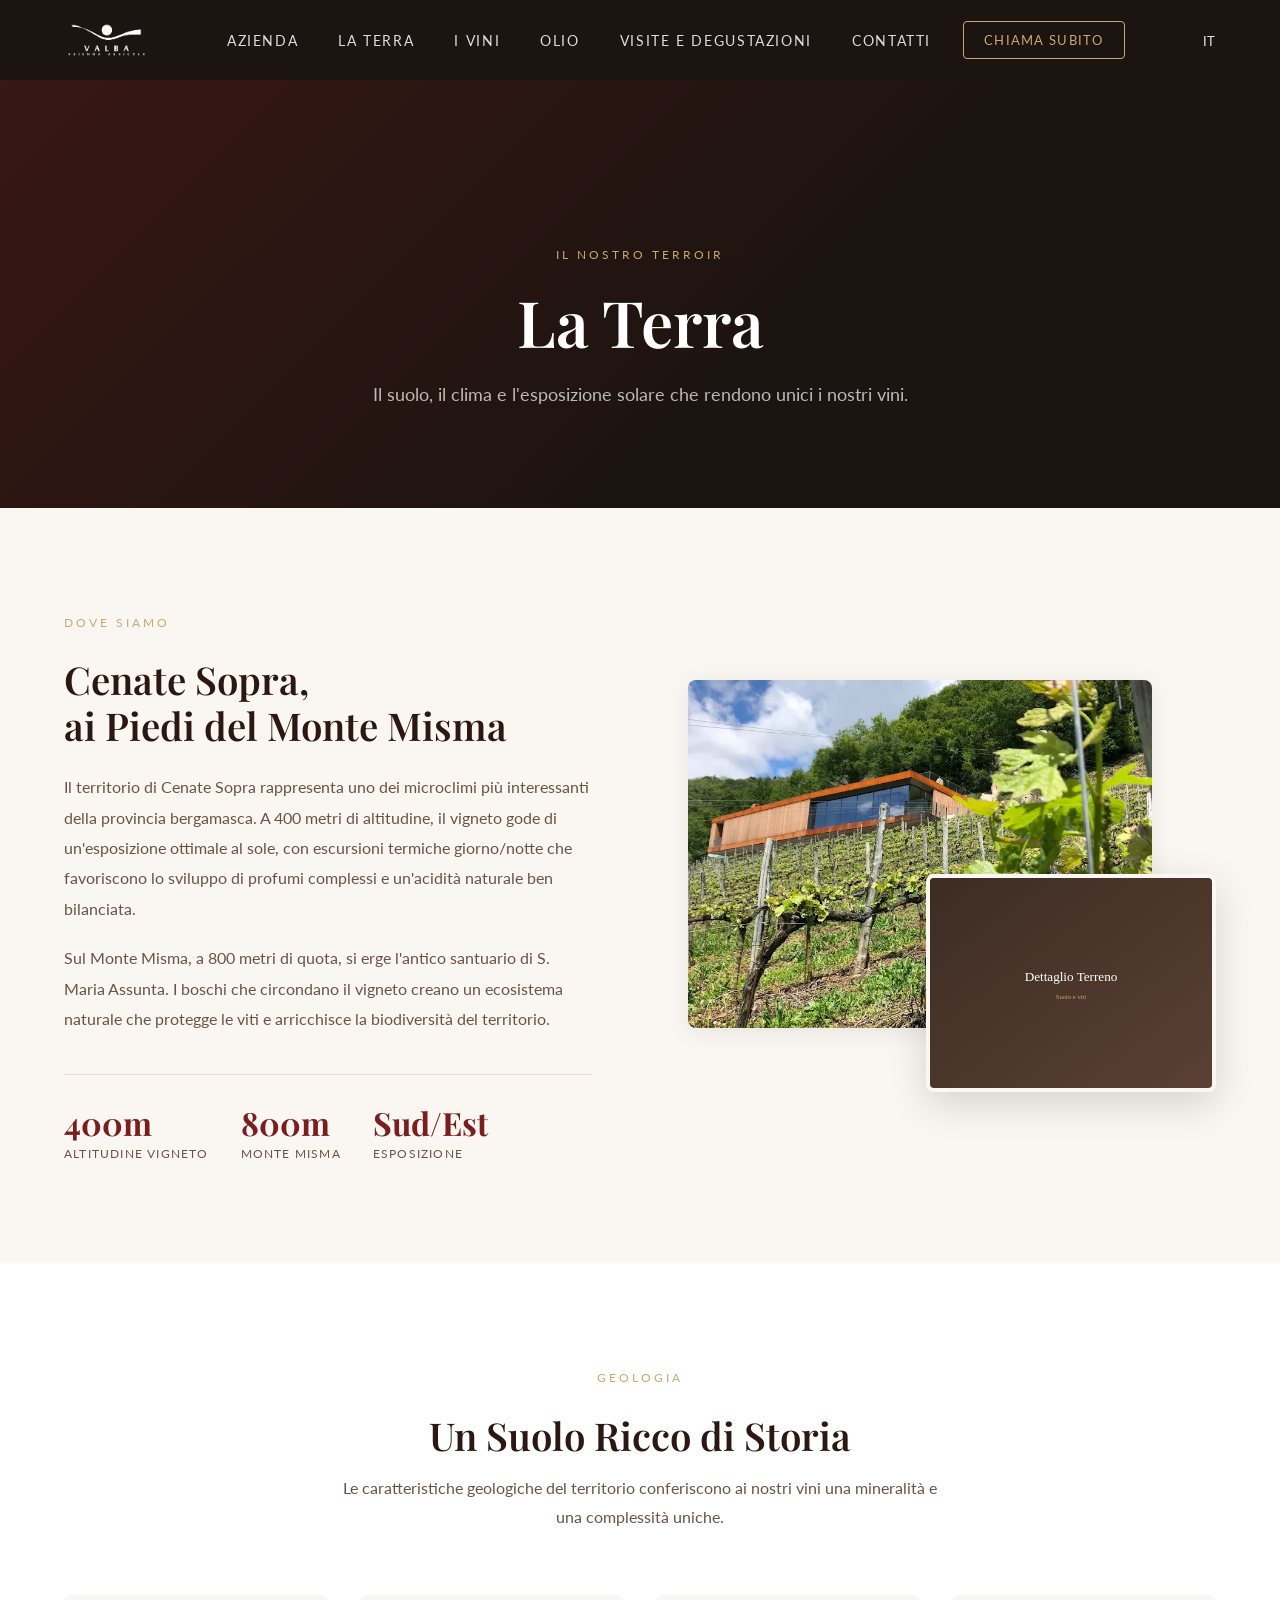
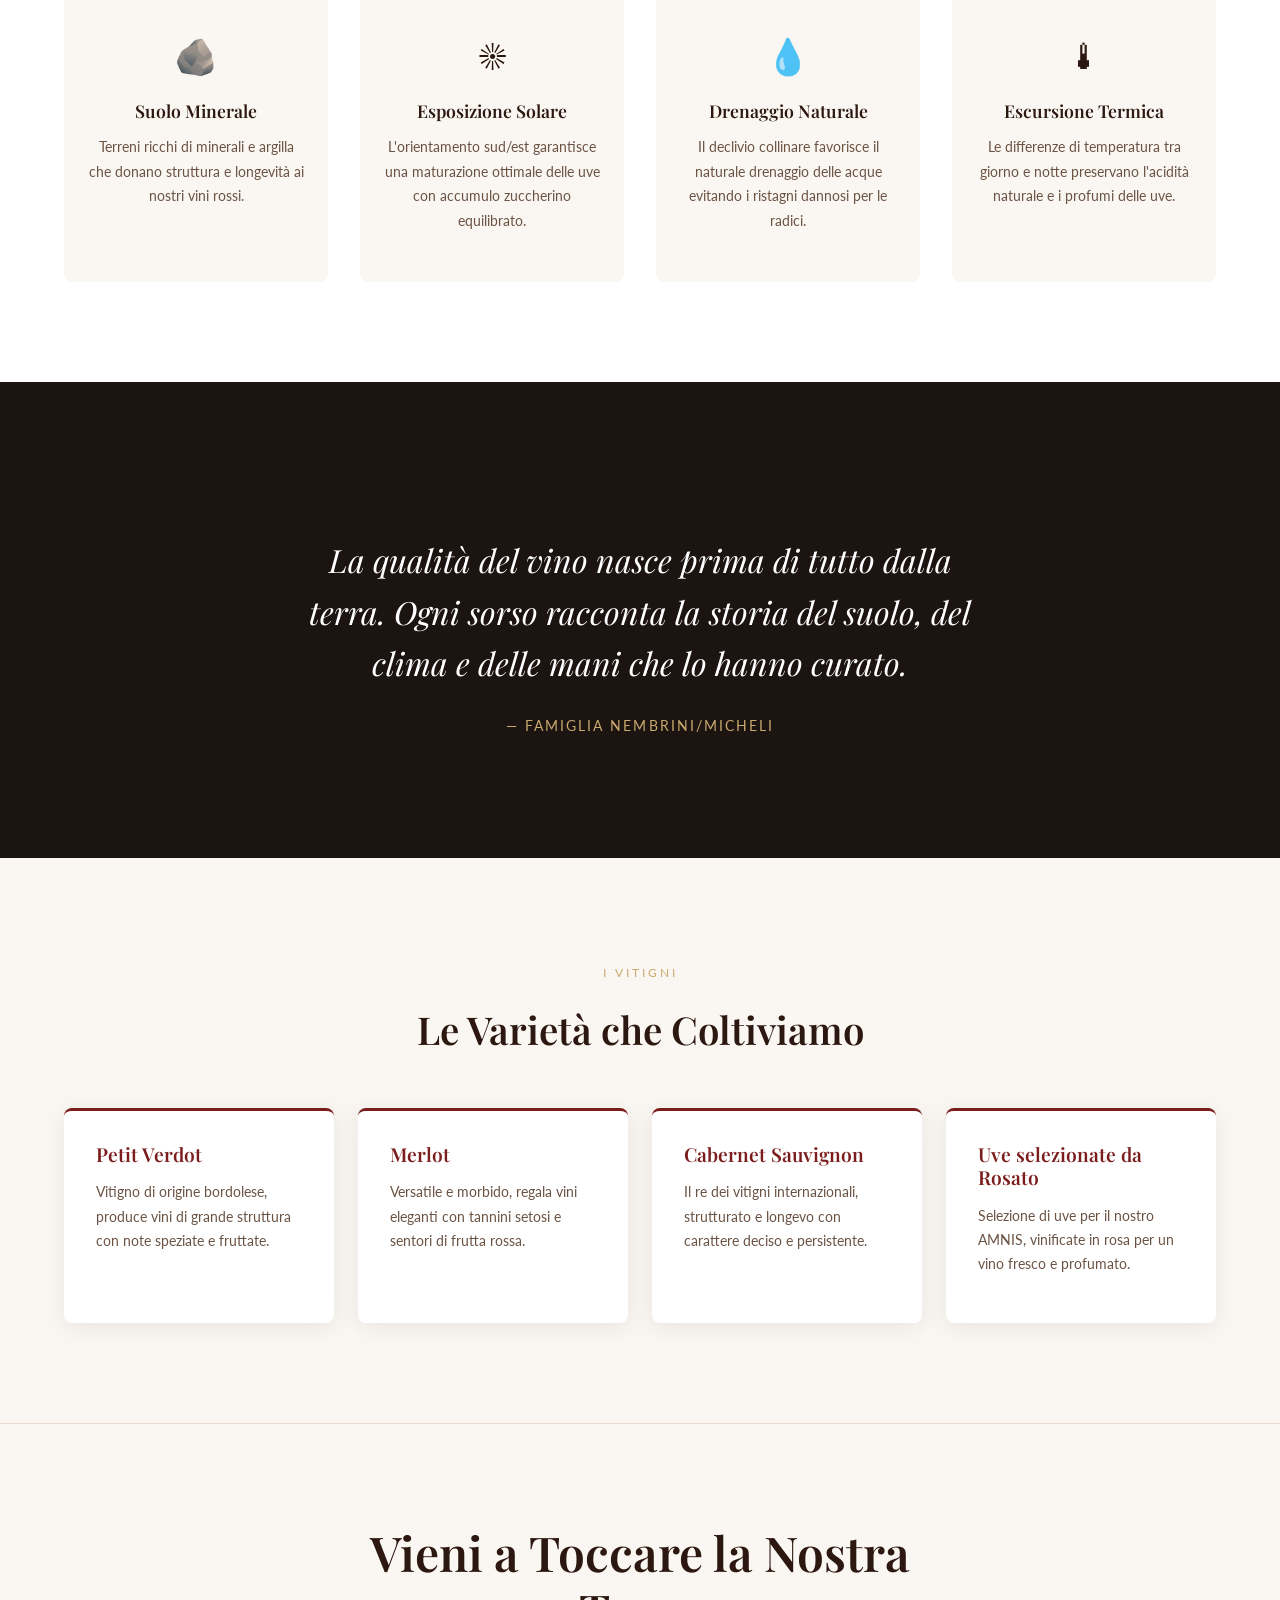
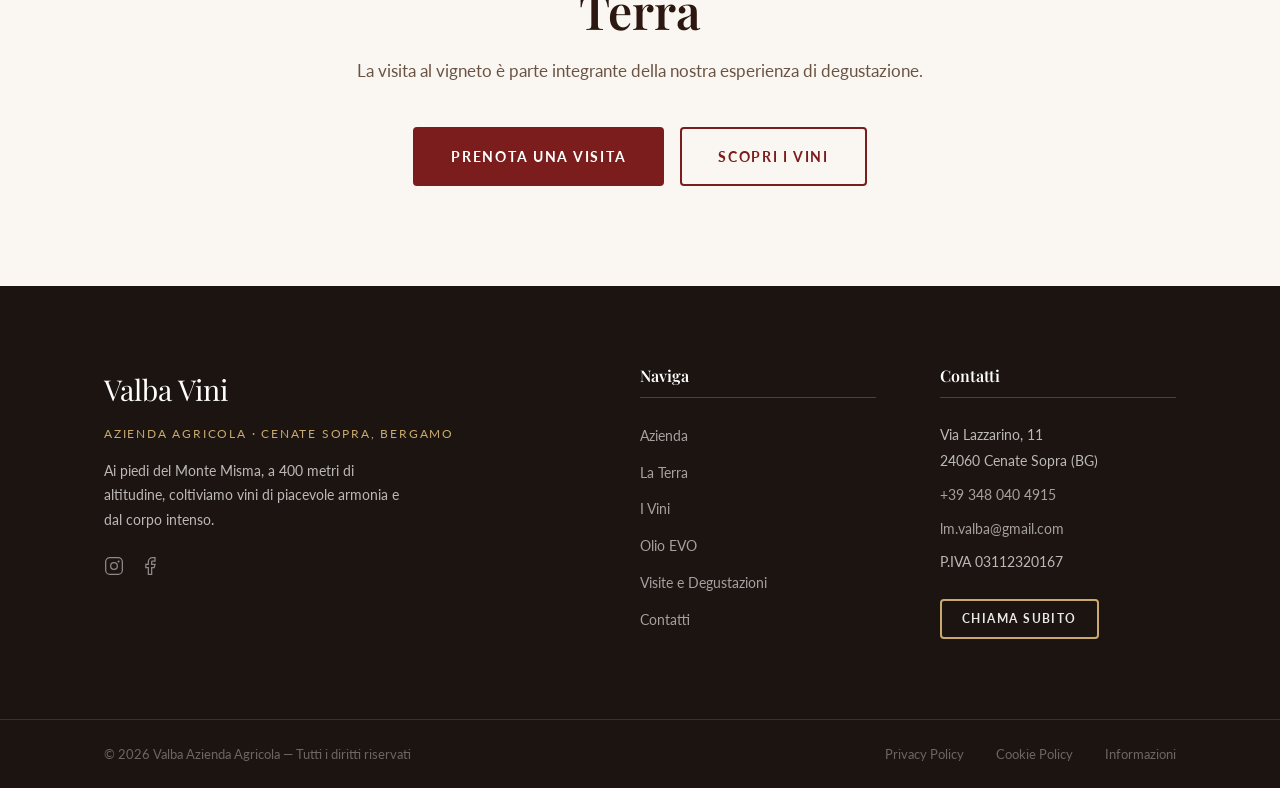
<file: la-terra.html>
<!DOCTYPE html>
<html lang="it">
<head>
	<meta charset="UTF-8">
	<meta name="viewport" content="width=device-width, initial-scale=1.0">
	<title>La Terra - Valba vini</title>
	<meta name="description" content="I vigneti Valba a 400 metri di altitudine ai piedi del Monte Misma, Cenate Sopra Bergamo. Il terroir che rende unici i nostri vini.">
	<link rel="preconnect" href="https://fonts.googleapis.com">
	<link rel="preconnect" href="https://fonts.gstatic.com" crossorigin>
	<link href="https://fonts.googleapis.com/css2?family=Lato:ital,wght@0,400;0,700;1,400&family=Playfair+Display:ital,wght@0,400;0,600;0,700;1,400&display=swap" rel="stylesheet">
	<link rel="stylesheet" href="assets/css/main.css">
	<link rel="stylesheet" href="assets/css/animations.css">
</head>
<body>

<header id="site-header" class="site-header" role="banner">
	<div class="header-inner">
		<a href="index.html" class="site-logo" rel="home">
		<img src="assets/images/logo-valba.png" alt="Valba Vini — Azienda Agricola" class="site-logo__img">
	</a>
		<nav class="main-nav" aria-label="Menu principale">
			<ul class="nav-list">
				<li><a href="azienda.html">Azienda</a></li>
				<li><a href="la-terra.html">La Terra</a></li>
				<li><a href="index.html#i-vini">I Vini</a></li>
				<li><a href="index.html#olio">Olio</a></li>
				<li><a href="visite-degustazioni.html">Visite e Degustazioni</a></li>
				<li><a href="contatti.html">Contatti</a></li>
			</ul>
			<a href="tel:+393480404915" class="header-cta">Chiama Subito</a>
		</nav>
		<div class="header-actions">
			<div class="lang-switcher" role="group" aria-label="Selezione lingua">
				<span class="lang-current">IT</span>
				<ul class="lang-list">
					<li><a href="#" hreflang="it" class="active" aria-current="true">IT</a></li>
					<li><a href="#" hreflang="en">EN</a></li>
					<li><a href="#" hreflang="de">DE</a></li>
					<li><a href="#" hreflang="es">ES</a></li>
				</ul>
			</div>
			<button type="button" class="hamburger" aria-expanded="false" aria-controls="main-nav" aria-label="Apri menu">
				<span class="hamburger-line"></span>
				<span class="hamburger-line"></span>
				<span class="hamburger-line"></span>
			</button>
		</div>
	</div>
</header>
<div class="header-spacer"></div>

<main class="page-la-terra">
	<section class="page-hero page-hero--terra">
		<div class="page-hero__content">
			<span class="section-eyebrow">Il Nostro Terroir</span>
			<h1>La Terra</h1>
			<p>Il suolo, il clima e l'esposizione solare che rendono unici i nostri vini.</p>
		</div>
	</section>
	<section class="terra-luogo">
		<div class="terra-luogo__container">
			<div class="terra-luogo__text reveal">
				<span class="section-eyebrow">Dove Siamo</span>
				<h2>Cenate Sopra,<br>ai Piedi del Monte Misma</h2>
				<p>Il territorio di Cenate Sopra rappresenta uno dei microclimi più interessanti della provincia bergamasca. A 400 metri di altitudine, il vigneto gode di un'esposizione ottimale al sole, con escursioni termiche giorno/notte che favoriscono lo sviluppo di profumi complessi e un'acidità naturale ben bilanciata.</p>
				<p>Sul Monte Misma, a 800 metri di quota, si erge l'antico santuario di S. Maria Assunta. I boschi che circondano il vigneto creano un ecosistema naturale che protegge le viti e arricchisce la biodiversità del territorio.</p>
				<div class="terra-dati">
					<div class="terra-dato"><span class="terra-dato__value">400m</span><span class="terra-dato__label">Altitudine vigneto</span></div>
					<div class="terra-dato"><span class="terra-dato__value">800m</span><span class="terra-dato__label">Monte Misma</span></div>
					<div class="terra-dato"><span class="terra-dato__value">Sud/Est</span><span class="terra-dato__label">Esposizione</span></div>
				</div>
			</div>
			<div class="terra-luogo__visual reveal">
				<div class="terra-image-stack">
					<div class="terra-image-stack__main">
						<img src="vigneto.webp" alt="Vigneto Valba — Monte Misma" loading="eager">
					</div>
					<div class="terra-image-stack__secondary">
						<img src="assets/images/terra-detail.svg" alt="Dettaglio terreno e viti Valba" loading="lazy">
					</div>
				</div>
			</div>
		</div>
	</section>
	<section class="terra-suolo">
		<div class="terra-suolo__container">
			<div class="terra-suolo__header reveal">
				<span class="section-eyebrow">Geologia</span>
				<h2>Un Suolo Ricco di Storia</h2>
				<p>Le caratteristiche geologiche del territorio conferiscono ai nostri vini una mineralità e una complessità uniche.</p>
			</div>
			<div class="terra-caratteristiche">
				<div class="terra-caratteristica reveal"><div class="terra-caratteristica__icon">🪨</div><h3>Suolo Minerale</h3><p>Terreni ricchi di minerali e argilla che donano struttura e longevità ai nostri vini rossi.</p></div>
				<div class="terra-caratteristica reveal"><div class="terra-caratteristica__icon">☀️</div><h3>Esposizione Solare</h3><p>L'orientamento sud/est garantisce una maturazione ottimale delle uve con accumulo zuccherino equilibrato.</p></div>
				<div class="terra-caratteristica reveal"><div class="terra-caratteristica__icon">💧</div><h3>Drenaggio Naturale</h3><p>Il declivio collinare favorisce il naturale drenaggio delle acque evitando i ristagni dannosi per le radici.</p></div>
				<div class="terra-caratteristica reveal"><div class="terra-caratteristica__icon">🌡</div><h3>Escursione Termica</h3><p>Le differenze di temperatura tra giorno e notte preservano l'acidità naturale e i profumi delle uve.</p></div>
			</div>
		</div>
	</section>
	<section class="terra-quote">
		<div class="terra-quote__overlay"></div>
		<blockquote class="terra-quote__content reveal">
			<p>La qualità del vino nasce prima di tutto dalla terra. Ogni sorso racconta la storia del suolo, del clima e delle mani che lo hanno curato.</p>
			<cite>— Famiglia Nembrini/Micheli</cite>
		</blockquote>
	</section>
	<section class="terra-viti">
		<div class="terra-viti__container">
			<div class="terra-viti__header reveal">
				<span class="section-eyebrow">I Vitigni</span>
				<h2>Le Varietà che Coltiviamo</h2>
			</div>
			<div class="terra-viti__grid">
				<div class="terra-vitigno reveal"><h3>Petit Verdot</h3><p>Vitigno di origine bordolese, produce vini di grande struttura con note speziate e fruttate.</p></div>
				<div class="terra-vitigno reveal"><h3>Merlot</h3><p>Versatile e morbido, regala vini eleganti con tannini setosi e sentori di frutta rossa.</p></div>
				<div class="terra-vitigno reveal"><h3>Cabernet Sauvignon</h3><p>Il re dei vitigni internazionali, strutturato e longevo con carattere deciso e persistente.</p></div>
				<div class="terra-vitigno reveal"><h3>Uve selezionate da Rosato</h3><p>Selezione di uve per il nostro AMNIS, vinificate in rosa per un vino fresco e profumato.</p></div>
			</div>
		</div>
	</section>
	<section class="azienda-cta">
		<div class="azienda-cta__container">
			<h2>Vieni a Toccare la Nostra Terra</h2>
			<p>La visita al vigneto è parte integrante della nostra esperienza di degustazione.</p>
			<div class="azienda-cta__buttons">
				<a href="visite-degustazioni.html" class="btn btn--primary btn--lg">Prenota una Visita</a>
				<a href="index.html#i-vini" class="btn btn--outline btn--lg">Scopri i Vini</a>
			</div>
		</div>
	</section>
</main>

<footer class="site-footer">
	<div class="site-footer__main">
		<div class="site-footer__brand">
			<a href="index.html" class="site-footer__logo">Valba Vini</a>
			<p class="site-footer__tagline">Azienda Agricola · Cenate Sopra, Bergamo</p>
			<p class="site-footer__desc">Ai piedi del Monte Misma, a 400 metri di altitudine, coltiviamo vini di piacevole armonia e dal corpo intenso.</p>
			<div class="site-footer__social">
				<a href="#" aria-label="Instagram" class="site-footer__social-link"><svg width="20" height="20" viewBox="0 0 24 24" fill="none" stroke="currentColor" stroke-width="1.5"><rect x="2" y="2" width="20" height="20" rx="5" ry="5"/><circle cx="12" cy="12" r="4"/><circle cx="17.5" cy="6.5" r="0.5" fill="currentColor"/></svg></a>
				<a href="#" aria-label="Facebook" class="site-footer__social-link"><svg width="20" height="20" viewBox="0 0 24 24" fill="none" stroke="currentColor" stroke-width="1.5"><path d="M18 2h-3a5 5 0 0 0-5 5v3H7v4h3v8h4v-8h3l1-4h-4V7a1 1 0 0 1 1-1h3z"/></svg></a>
			</div>
		</div>
		<div class="site-footer__nav">
			<h4>Naviga</h4>
			<ul>
				<li><a href="azienda.html">Azienda</a></li>
				<li><a href="la-terra.html">La Terra</a></li>
				<li><a href="index.html#i-vini">I Vini</a></li>
				<li><a href="index.html#olio">Olio EVO</a></li>
				<li><a href="visite-degustazioni.html">Visite e Degustazioni</a></li>
				<li><a href="contatti.html">Contatti</a></li>
			</ul>
		</div>
		<div class="site-footer__contact">
			<h4>Contatti</h4>
			<address>
				<p>Via Lazzarino, 11<br>24060 Cenate Sopra (BG)</p>
				<p><a href="tel:+393480404915">+39 348 040 4915</a></p>
				<p><a href="mailto:lm.valba@gmail.com">lm.valba@gmail.com</a></p>
				<p>P.IVA 03112320167</p>
			</address>
			<a href="tel:+393480404915" class="btn btn--outline btn--sm">Chiama Subito</a>
		</div>
	</div>
	<div class="site-footer__bottom">
		<div class="site-footer__bottom-inner">
			<p>© 2026 Valba Azienda Agricola — Tutti i diritti riservati</p>
			<ul class="site-footer__legal">
				<li><a href="privacy-policy.html">Privacy Policy</a></li>
				<li><a href="cookie-policy.html">Cookie Policy</a></li>
				<li><a href="informazioni.html">Informazioni</a></li>
			</ul>
		</div>
	</div>
</footer>
<script src="assets/js/main.js" defer></script>
</body>
</html>
</file>
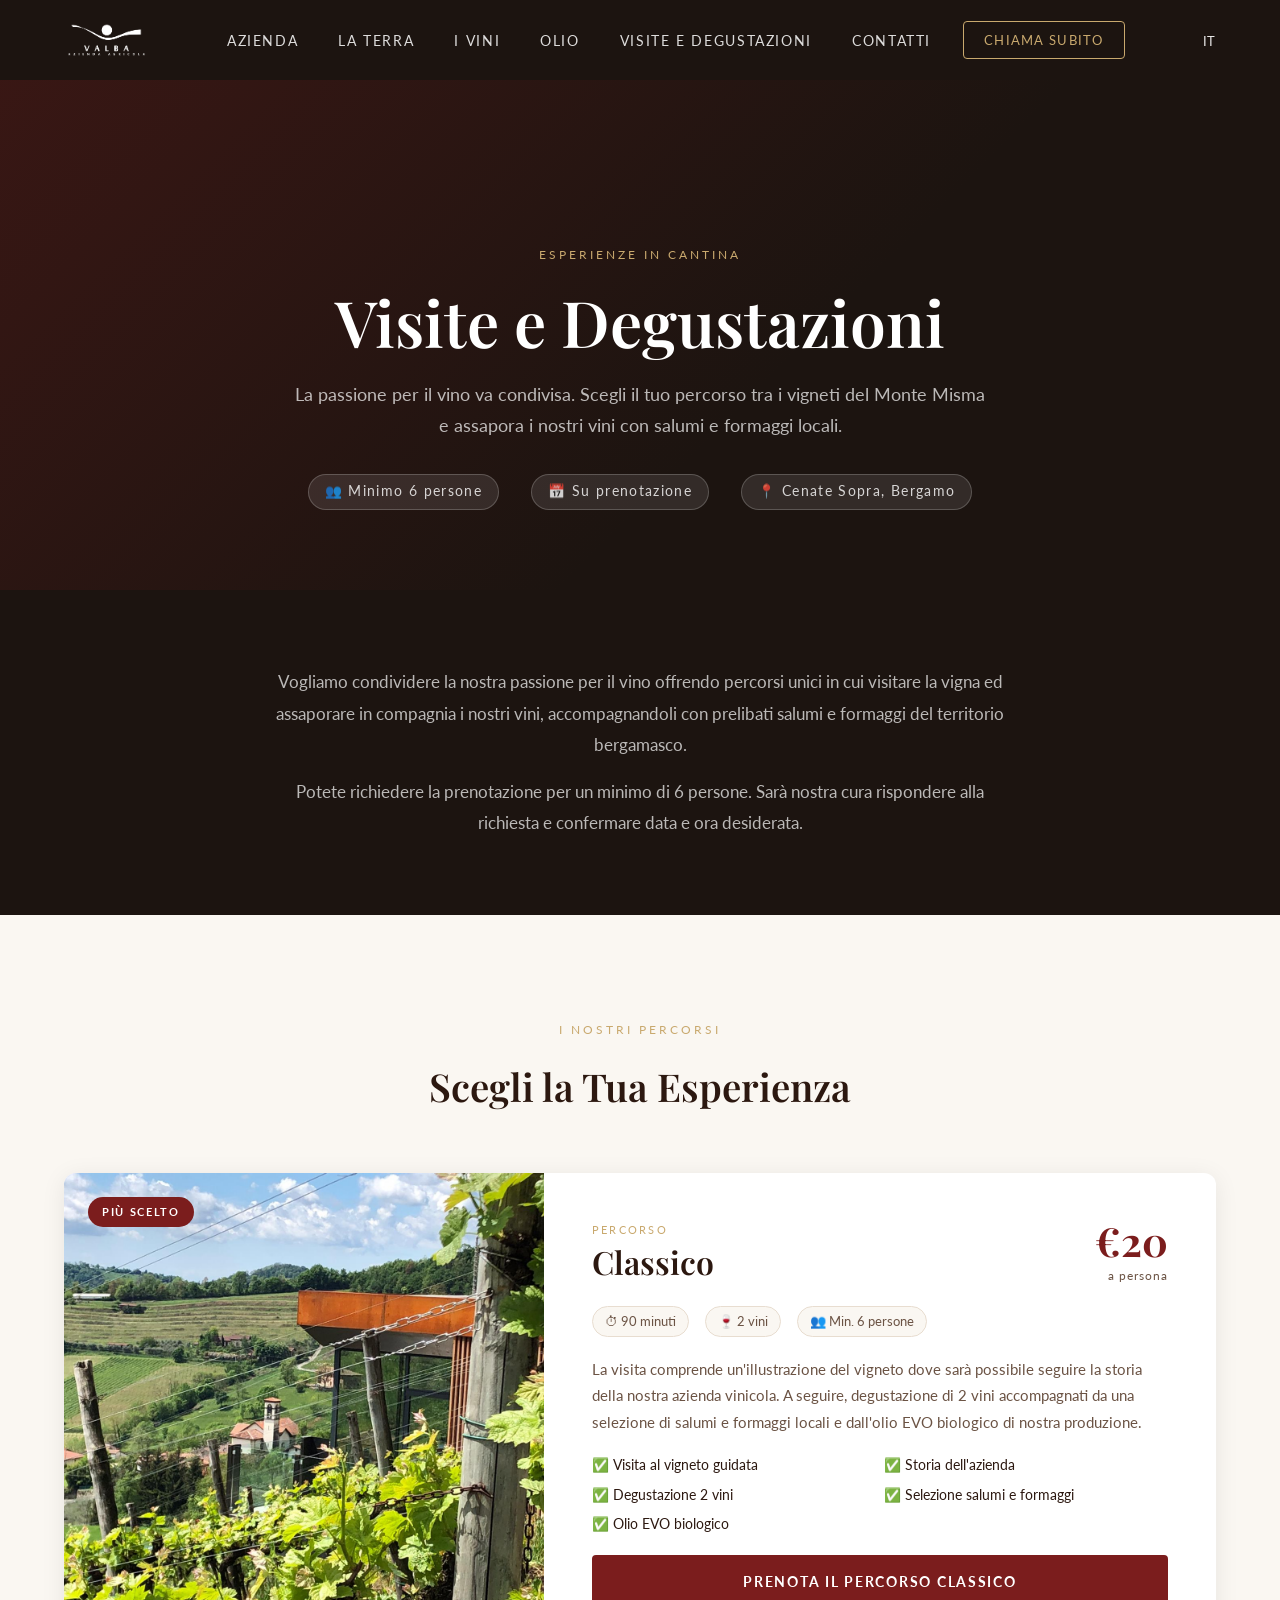
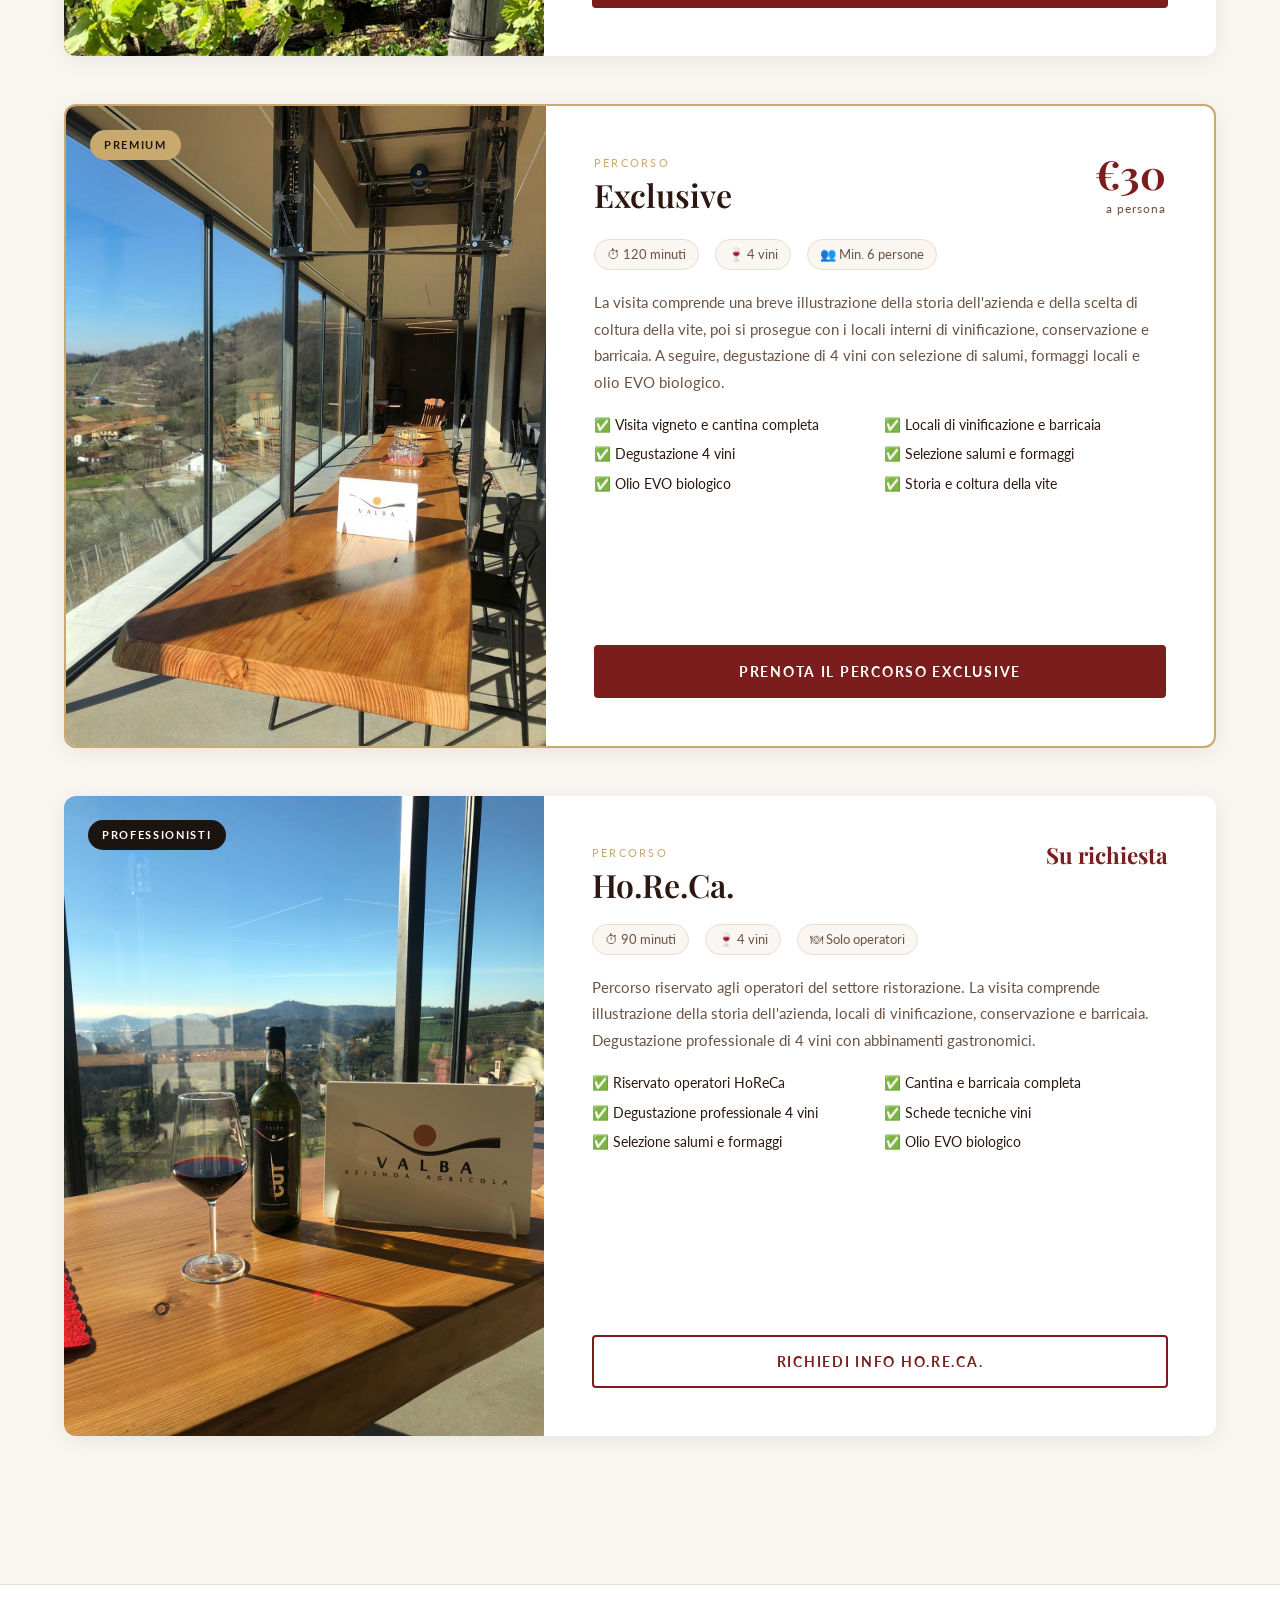
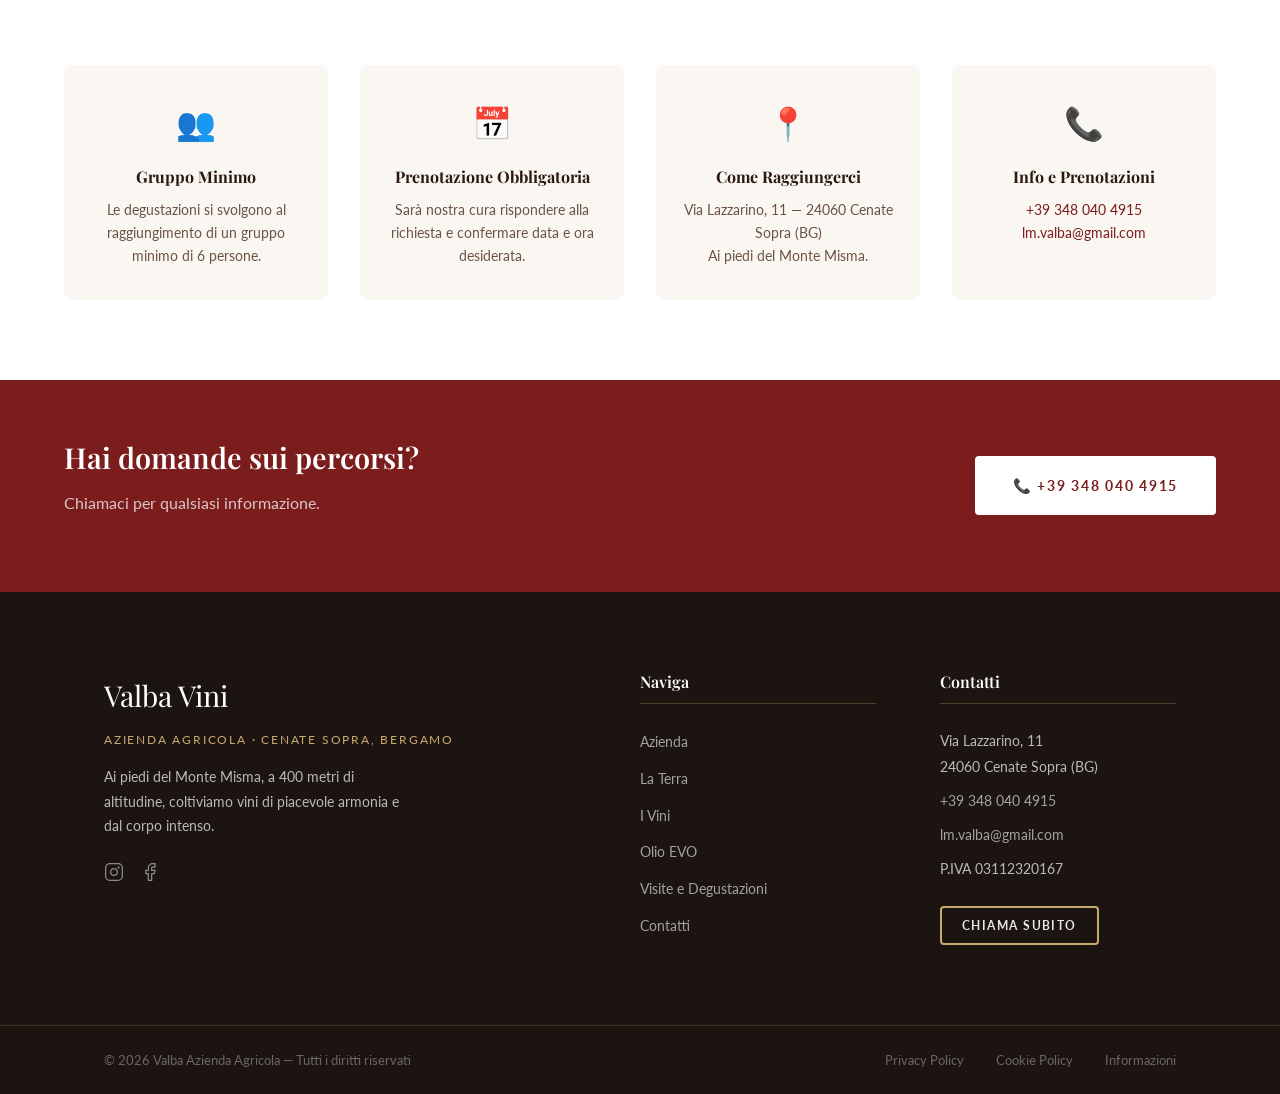
<file: visite-degustazioni.html>
<!DOCTYPE html>
<html lang="it">
<head>
	<meta charset="UTF-8">
	<meta name="viewport" content="width=device-width, initial-scale=1.0">
	<title>Visite e degustazioni - Valba vini</title>
	<meta name="description" content="La visita in cantina comprende una breve illustrazione della storia dell'azienda. Percorsi di degustazione su prenotazione a Cenate Sopra, Bergamo.">
	<link rel="preconnect" href="https://fonts.googleapis.com">
	<link rel="preconnect" href="https://fonts.gstatic.com" crossorigin>
	<link href="https://fonts.googleapis.com/css2?family=Lato:ital,wght@0,400;0,700;1,400&family=Playfair+Display:ital,wght@0,400;0,600;0,700;1,400&display=swap" rel="stylesheet">
	<link rel="stylesheet" href="assets/css/main.css">
	<link rel="stylesheet" href="assets/css/animations.css">
</head>
<body>

<header id="site-header" class="site-header" role="banner">
	<div class="header-inner">
		<a href="index.html" class="site-logo" rel="home">
		<img src="assets/images/logo-valba.png" alt="Valba Vini — Azienda Agricola" class="site-logo__img">
	</a>
		<nav class="main-nav" aria-label="Menu principale">
			<ul class="nav-list">
				<li><a href="azienda.html">Azienda</a></li>
				<li><a href="la-terra.html">La Terra</a></li>
				<li><a href="index.html#i-vini">I Vini</a></li>
				<li><a href="index.html#olio">Olio</a></li>
				<li><a href="visite-degustazioni.html">Visite e Degustazioni</a></li>
				<li><a href="contatti.html">Contatti</a></li>
			</ul>
			<a href="tel:+393480404915" class="header-cta">Chiama Subito</a>
		</nav>
		<div class="header-actions">
			<div class="lang-switcher" role="group" aria-label="Selezione lingua">
				<span class="lang-current">IT</span>
				<ul class="lang-list">
					<li><a href="#" hreflang="it" class="active" aria-current="true">IT</a></li>
					<li><a href="#" hreflang="en">EN</a></li>
					<li><a href="#" hreflang="de">DE</a></li>
					<li><a href="#" hreflang="es">ES</a></li>
				</ul>
			</div>
			<button type="button" class="hamburger" aria-expanded="false" aria-controls="main-nav" aria-label="Apri menu">
				<span class="hamburger-line"></span>
				<span class="hamburger-line"></span>
				<span class="hamburger-line"></span>
			</button>
		</div>
	</div>
</header>
<div class="header-spacer"></div>

<main class="page-visite">

  <!-- HERO -->
  <section class="page-hero">
    <div class="page-hero__content">
      <span class="section-eyebrow">Esperienze in Cantina</span>
      <h1>Visite e Degustazioni</h1>
      <p>La passione per il vino va condivisa. Scegli il tuo percorso tra i vigneti del Monte Misma e assapora i nostri vini con salumi e formaggi locali.</p>
      <div class="visite-hero__info">
        <span>👥 Minimo 6 persone</span>
        <span>📅 Su prenotazione</span>
        <span>📍 Cenate Sopra, Bergamo</span>
      </div>
    </div>
  </section>

  <!-- INTRO -->
  <section class="visite-intro">
    <div class="visite-intro__container">
      <p>Vogliamo condividere la nostra passione per il vino offrendo percorsi unici in cui visitare la vigna ed assaporare in compagnia i nostri vini, accompagnandoli con prelibati salumi e formaggi del territorio bergamasco.</p>
      <p>Potete richiedere la prenotazione per un minimo di 6 persone. Sarà nostra cura rispondere alla richiesta e confermare data e ora desiderata.</p>
    </div>
  </section>

  <!-- PACCHETTI -->
  <section class="visite-pacchetti" id="pacchetti">
    <div class="visite-pacchetti__container">

      <div class="visite-pacchetti__header reveal">
        <span class="section-eyebrow">I Nostri Percorsi</span>
        <h2>Scegli la Tua Esperienza</h2>
      </div>

      <!-- CARD PACCHETTO 1 — CLASSICO -->
      <div class="pacchetto-card reveal" id="classico">
        <div class="pacchetto-card__image">
          <img src="assets/images/visite/percorso-classico.jpeg" alt="Percorso Classico Valba Vini" loading="lazy">
          <div class="pacchetto-card__badge">Più Scelto</div>
        </div>
        <div class="pacchetto-card__content">
          <div class="pacchetto-card__header">
            <div>
              <span class="pacchetto-card__label">Percorso</span>
              <h3>Classico</h3>
            </div>
            <div class="pacchetto-card__price">
              <span class="pacchetto-card__price-value">€20</span>
              <span class="pacchetto-card__price-unit">a persona</span>
            </div>
          </div>
          <div class="pacchetto-card__meta">
            <span>⏱ 90 minuti</span>
            <span>🍷 2 vini</span>
            <span>👥 Min. 6 persone</span>
          </div>
          <p class="pacchetto-card__desc">La visita comprende un'illustrazione del vigneto dove sarà possibile seguire la storia della nostra azienda vinicola. A seguire, degustazione di 2 vini accompagnati da una selezione di salumi e formaggi locali e dall'olio EVO biologico di nostra produzione.</p>
          <ul class="pacchetto-card__includes">
            <li>✅ Visita al vigneto guidata</li>
            <li>✅ Storia dell'azienda</li>
            <li>✅ Degustazione 2 vini</li>
            <li>✅ Selezione salumi e formaggi</li>
            <li>✅ Olio EVO biologico</li>
          </ul>
          <button class="btn btn--primary btn--lg btn--full" onclick="apriForm('classico')">Prenota il Percorso Classico</button>
        </div>
      </div>

      <!-- CARD PACCHETTO 2 — EXCLUSIVE -->
      <div class="pacchetto-card pacchetto-card--featured reveal" id="exclusive">
        <div class="pacchetto-card__image">
          <img src="assets/images/visite/percorso-exclusive.jpeg" alt="Percorso Exclusive Valba Vini" loading="lazy">
          <div class="pacchetto-card__badge pacchetto-card__badge--gold">Premium</div>
        </div>
        <div class="pacchetto-card__content">
          <div class="pacchetto-card__header">
            <div>
              <span class="pacchetto-card__label">Percorso</span>
              <h3>Exclusive</h3>
            </div>
            <div class="pacchetto-card__price">
              <span class="pacchetto-card__price-value">€30</span>
              <span class="pacchetto-card__price-unit">a persona</span>
            </div>
          </div>
          <div class="pacchetto-card__meta">
            <span>⏱ 120 minuti</span>
            <span>🍷 4 vini</span>
            <span>👥 Min. 6 persone</span>
          </div>
          <p class="pacchetto-card__desc">La visita comprende una breve illustrazione della storia dell'azienda e della scelta di coltura della vite, poi si prosegue con i locali interni di vinificazione, conservazione e barricaia. A seguire, degustazione di 4 vini con selezione di salumi, formaggi locali e olio EVO biologico.</p>
          <ul class="pacchetto-card__includes">
            <li>✅ Visita vigneto e cantina completa</li>
            <li>✅ Locali di vinificazione e barricaia</li>
            <li>✅ Degustazione 4 vini</li>
            <li>✅ Selezione salumi e formaggi</li>
            <li>✅ Olio EVO biologico</li>
            <li>✅ Storia e coltura della vite</li>
          </ul>
          <button class="btn btn--primary btn--lg btn--full" onclick="apriForm('exclusive')">Prenota il Percorso Exclusive</button>
        </div>
      </div>

      <!-- CARD PACCHETTO 3 — HO.RE.CA -->
      <div class="pacchetto-card reveal" id="horeca">
        <div class="pacchetto-card__image">
          <img src="assets/images/visite/percorso-horeca.jpeg" alt="Percorso HoReCa Valba Vini" loading="lazy">
          <div class="pacchetto-card__badge pacchetto-card__badge--dark">Professionisti</div>
        </div>
        <div class="pacchetto-card__content">
          <div class="pacchetto-card__header">
            <div>
              <span class="pacchetto-card__label">Percorso</span>
              <h3>Ho.Re.Ca.</h3>
            </div>
            <div class="pacchetto-card__price">
              <span class="pacchetto-card__price-value" style="font-size:1.4rem">Su richiesta</span>
            </div>
          </div>
          <div class="pacchetto-card__meta">
            <span>⏱ 90 minuti</span>
            <span>🍷 4 vini</span>
            <span>🍽 Solo operatori</span>
          </div>
          <p class="pacchetto-card__desc">Percorso riservato agli operatori del settore ristorazione. La visita comprende illustrazione della storia dell'azienda, locali di vinificazione, conservazione e barricaia. Degustazione professionale di 4 vini con abbinamenti gastronomici.</p>
          <ul class="pacchetto-card__includes">
            <li>✅ Riservato operatori HoReCa</li>
            <li>✅ Cantina e barricaia completa</li>
            <li>✅ Degustazione professionale 4 vini</li>
            <li>✅ Schede tecniche vini</li>
            <li>✅ Selezione salumi e formaggi</li>
            <li>✅ Olio EVO biologico</li>
          </ul>
          <button class="btn btn--outline btn--lg btn--full" onclick="apriForm('horeca')">Richiedi Info Ho.Re.Ca.</button>
        </div>
      </div>

    </div>
  </section>

  <!-- FORM PRENOTAZIONE -->
  <section class="visite-form-section" id="form-prenotazione" style="display:none">
    <div class="visite-form__container">
      <div class="visite-form__header">
        <h2>Prenota il Percorso <span id="form-pacchetto-nome">Classico</span></h2>
        <p>Compila il form. Ti confermeremo data e ora entro 24 ore.</p>
        <button class="visite-form__close" type="button" onclick="chiudiForm()">✕ Chiudi</button>
      </div>
      <div class="visite-form__grid">
        <div class="form-group">
          <label for="f-nome">Nome e Cognome *</label>
          <input type="text" id="f-nome" placeholder="Mario Rossi" required>
        </div>
        <div class="form-group">
          <label for="f-tel">Telefono *</label>
          <input type="tel" id="f-tel" placeholder="+39 000 000 0000" required>
        </div>
        <div class="form-group">
          <label for="f-email">Email *</label>
          <input type="email" id="f-email" placeholder="mario@email.it" required>
        </div>
        <div class="form-group">
          <label for="f-persone">Numero Persone *</label>
          <select id="f-persone" required>
            <option value="" disabled selected>Seleziona</option>
            <option value="6">6 persone</option>
            <option value="7">7 persone</option>
            <option value="8">8 persone</option>
            <option value="9">9 persone</option>
            <option value="10">10 persone</option>
            <option value="10+">Più di 10 persone</option>
          </select>
        </div>
        <div class="form-group">
          <label for="f-data">Data Preferita *</label>
          <input type="date" id="f-data" required>
        </div>
        <div class="form-group">
          <label for="f-ora">Ora Preferita *</label>
          <select id="f-ora" required>
            <option value="" disabled selected>Seleziona</option>
            <option>10:00</option>
            <option>11:00</option>
            <option>14:00</option>
            <option>15:00</option>
            <option>16:00</option>
            <option>17:00</option>
          </select>
        </div>
        <div class="form-group form-group--full">
          <label for="f-note">Note</label>
          <textarea id="f-note" rows="4" placeholder="Esigenze particolari, intolleranze alimentari, ecc."></textarea>
        </div>
        <div class="form-group form-group--full">
          <label class="form-checkbox">
            <input type="checkbox" id="f-privacy" required>
            <span>Autorizzo il trattamento dei miei dati personali ai sensi del Regolamento UE 679/2016 (<a href="privacy-policy.html">Privacy Policy</a>)</span>
          </label>
        </div>
        <div class="form-group form-group--full">
          <button class="btn btn--primary btn--lg btn--full" type="button" onclick="inviaPrenotazione()">✉ Invia Richiesta di Prenotazione</button>
        </div>
        <div class="form-success" id="visite-success" style="display:none" role="status">
          <span aria-hidden="true">✅</span>
          <p>Richiesta inviata! Ti confermeremo data e ora entro 24 ore.</p>
        </div>
      </div>
    </div>
  </section>

  <!-- NOTE IMPORTANTI -->
  <section class="visite-note">
    <div class="visite-note__container">
      <div class="visite-note__item reveal">
        <span>👥</span>
        <div>
          <strong>Gruppo Minimo</strong>
          <p>Le degustazioni si svolgono al raggiungimento di un gruppo minimo di 6 persone.</p>
        </div>
      </div>
      <div class="visite-note__item reveal">
        <span>📅</span>
        <div>
          <strong>Prenotazione Obbligatoria</strong>
          <p>Sarà nostra cura rispondere alla richiesta e confermare data e ora desiderata.</p>
        </div>
      </div>
      <div class="visite-note__item reveal">
        <span>📍</span>
        <div>
          <strong>Come Raggiungerci</strong>
          <p>Via Lazzarino, 11 — 24060 Cenate Sopra (BG)<br>Ai piedi del Monte Misma.</p>
        </div>
      </div>
      <div class="visite-note__item reveal">
        <span>📞</span>
        <div>
          <strong>Info e Prenotazioni</strong>
          <p>
            <a href="tel:+393480404915">+39 348 040 4915</a><br>
            <a href="mailto:lm.valba@gmail.com">lm.valba@gmail.com</a>
          </p>
        </div>
      </div>
    </div>
  </section>

  <!-- CTA FINALE -->
  <section class="call-strip">
    <div class="call-strip__container">
      <div class="call-strip__text">
        <h3>Hai domande sui percorsi?</h3>
        <p>Chiamaci per qualsiasi informazione.</p>
      </div>
      <a href="tel:+393480404915" class="btn btn--primary btn--lg">📞 +39 348 040 4915</a>
    </div>
  </section>

</main>

<footer class="site-footer">
	<div class="site-footer__main">
		<div class="site-footer__brand">
			<a href="index.html" class="site-footer__logo">Valba Vini</a>
			<p class="site-footer__tagline">Azienda Agricola · Cenate Sopra, Bergamo</p>
			<p class="site-footer__desc">Ai piedi del Monte Misma, a 400 metri di altitudine, coltiviamo vini di piacevole armonia e dal corpo intenso.</p>
			<div class="site-footer__social">
				<a href="#" aria-label="Instagram" class="site-footer__social-link"><svg width="20" height="20" viewBox="0 0 24 24" fill="none" stroke="currentColor" stroke-width="1.5"><rect x="2" y="2" width="20" height="20" rx="5" ry="5"/><circle cx="12" cy="12" r="4"/><circle cx="17.5" cy="6.5" r="0.5" fill="currentColor"/></svg></a>
				<a href="#" aria-label="Facebook" class="site-footer__social-link"><svg width="20" height="20" viewBox="0 0 24 24" fill="none" stroke="currentColor" stroke-width="1.5"><path d="M18 2h-3a5 5 0 0 0-5 5v3H7v4h3v8h4v-8h3l1-4h-4V7a1 1 0 0 1 1-1h3z"/></svg></a>
			</div>
		</div>
		<div class="site-footer__nav">
			<h4>Naviga</h4>
			<ul>
				<li><a href="azienda.html">Azienda</a></li>
				<li><a href="la-terra.html">La Terra</a></li>
				<li><a href="index.html#i-vini">I Vini</a></li>
				<li><a href="index.html#olio">Olio EVO</a></li>
				<li><a href="visite-degustazioni.html">Visite e Degustazioni</a></li>
				<li><a href="contatti.html">Contatti</a></li>
			</ul>
		</div>
		<div class="site-footer__contact">
			<h4>Contatti</h4>
			<address>
				<p>Via Lazzarino, 11<br>24060 Cenate Sopra (BG)</p>
				<p><a href="tel:+393480404915">+39 348 040 4915</a></p>
				<p><a href="mailto:lm.valba@gmail.com">lm.valba@gmail.com</a></p>
				<p>P.IVA 03112320167</p>
			</address>
			<a href="tel:+393480404915" class="btn btn--outline btn--sm">Chiama Subito</a>
		</div>
	</div>
	<div class="site-footer__bottom">
		<div class="site-footer__bottom-inner">
			<p>© 2026 Valba Azienda Agricola — Tutti i diritti riservati</p>
			<ul class="site-footer__legal">
				<li><a href="privacy-policy.html">Privacy Policy</a></li>
				<li><a href="cookie-policy.html">Cookie Policy</a></li>
				<li><a href="informazioni.html">Informazioni</a></li>
			</ul>
		</div>
	</div>
</footer>
<script src="assets/js/main.js" defer></script>
</body>
</html>
</file>
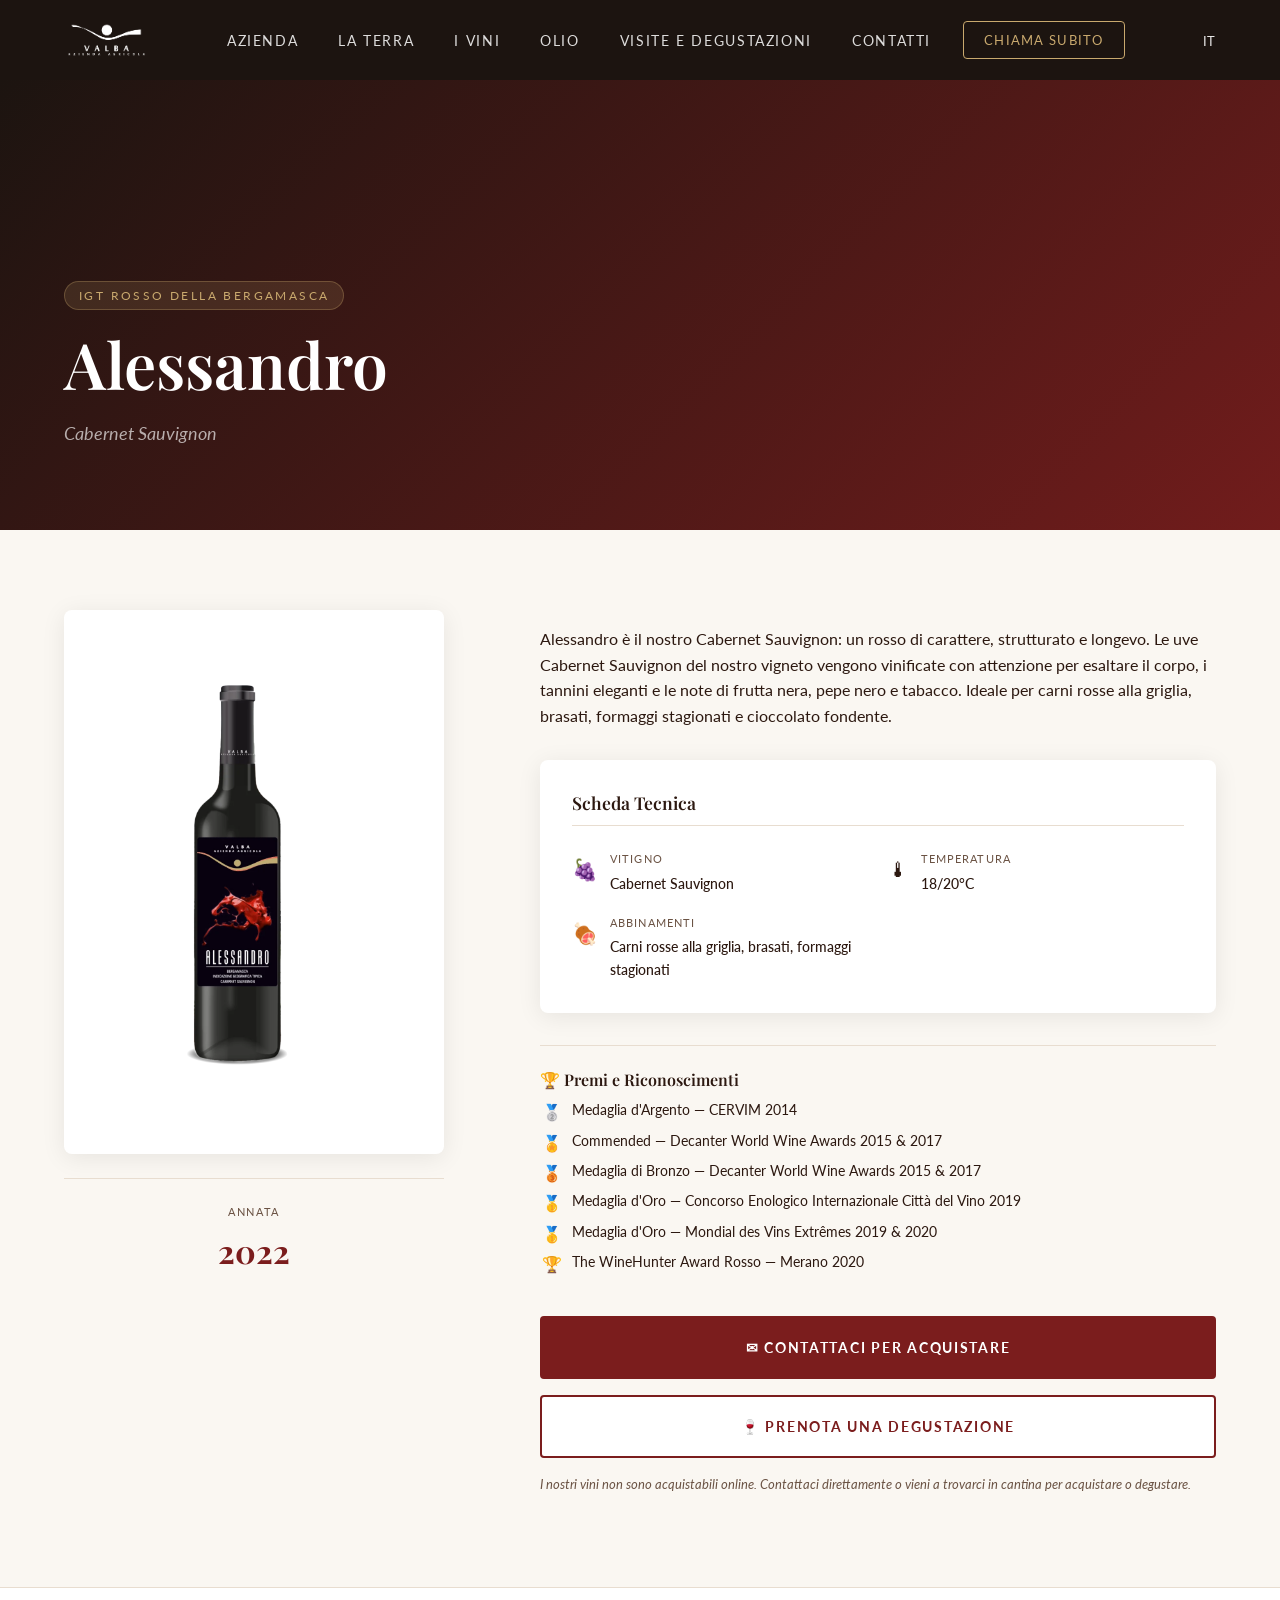
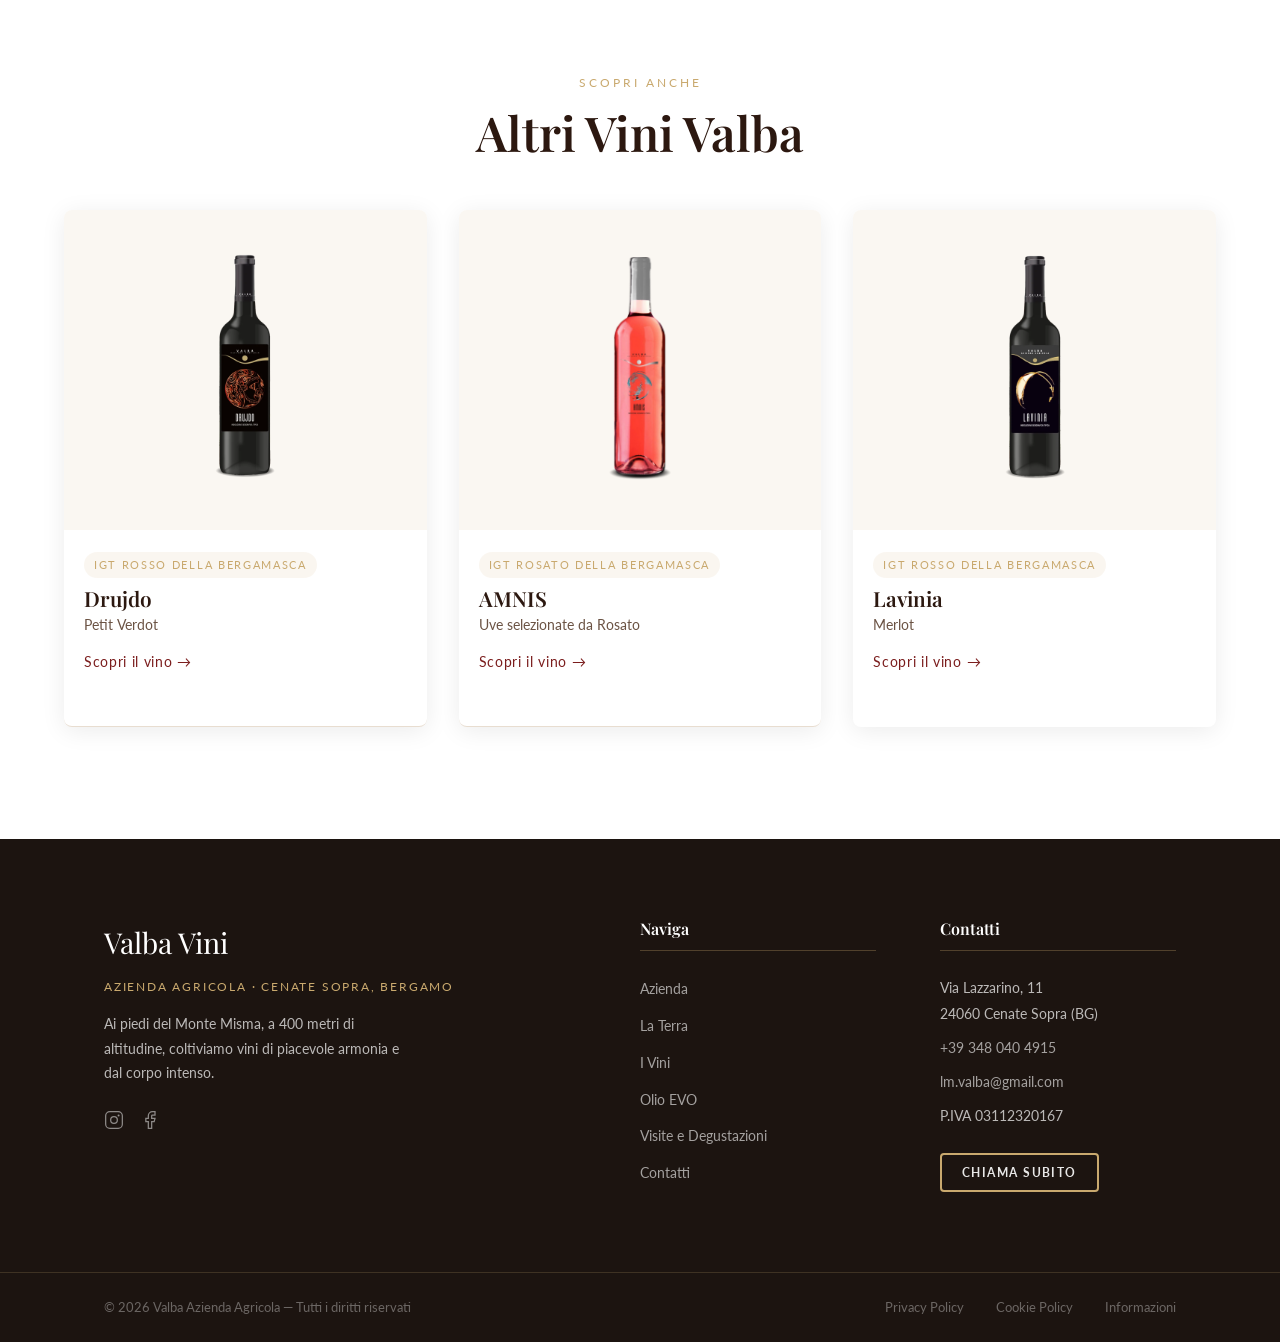
<file: vini/alessandro.html>
<!DOCTYPE html>
<html lang="it">
<head>
	<meta charset="UTF-8">
	<meta name="viewport" content="width=device-width, initial-scale=1.0">
	<title>Alessandro Cabernet rosso IGT della bergamasca - Valba vini</title>
	<meta name="description" content="100% Cabernet Sauvignon invecchiato 12/14 mesi. 6 premi internazionali tra cui WineHunter Award Merano 2020.">
	<link rel="preconnect" href="https://fonts.googleapis.com">
	<link rel="preconnect" href="https://fonts.gstatic.com" crossorigin>
	<link href="https://fonts.googleapis.com/css2?family=Lato:ital,wght@0,400;0,700;1,400&family=Playfair+Display:ital,wght@0,400;0,600;0,700;1,400&display=swap" rel="stylesheet">
	<link rel="stylesheet" href="../assets/css/main.css">
	<link rel="stylesheet" href="../assets/css/animations.css">
</head>
<body>

<header id="site-header" class="site-header" role="banner">
	<div class="header-inner">
		<a href="../index.html" class="site-logo" rel="home">
		<img src="../assets/images/logo-valba.png" alt="Valba Vini — Azienda Agricola" class="site-logo__img">
	</a>
		<nav class="main-nav" aria-label="Menu principale">
			<ul class="nav-list">
				<li><a href="../azienda.html">Azienda</a></li>
				<li><a href="../la-terra.html">La Terra</a></li>
				<li><a href="../index.html#i-vini">I Vini</a></li>
				<li><a href="../index.html#olio">Olio</a></li>
				<li><a href="../visite-degustazioni.html">Visite e Degustazioni</a></li>
				<li><a href="../contatti.html">Contatti</a></li>
			</ul>
			<a href="tel:+393480404915" class="header-cta">Chiama Subito</a>
		</nav>
		<div class="header-actions">
			<div class="lang-switcher" role="group" aria-label="Selezione lingua">
				<span class="lang-current">IT</span>
				<ul class="lang-list">
					<li><a href="#" hreflang="it" class="active" aria-current="true">IT</a></li>
					<li><a href="#" hreflang="en">EN</a></li>
					<li><a href="#" hreflang="de">DE</a></li>
					<li><a href="#" hreflang="es">ES</a></li>
				</ul>
			</div>
			<button type="button" class="hamburger" aria-expanded="false" aria-controls="main-nav" aria-label="Apri menu">
				<span class="hamburger-line"></span>
				<span class="hamburger-line"></span>
				<span class="hamburger-line"></span>
			</button>
		</div>
	</div>
</header>
<div class="header-spacer"></div>

<main class="single-vino">
	<section class="vino-hero">
		<div class="vino-hero__overlay"></div>
		<div class="vino-hero__content">
			<span class="vino-hero__tipo">IGT Rosso della Bergamasca</span>
			<h1 class="vino-hero__title">Alessandro</h1>
			<p class="vino-hero__vitigno">Cabernet Sauvignon</p>
		</div>
	</section>
	<section class="vino-main">
		<div class="vino-main__container">
			<div class="vino-main__visual">
				<div class="vino-main__image-wrap">
					<img src="../assets/images/vini/alessandro.webp" alt="Alessandro Valba Vini" loading="eager" onerror="this.style.display='none'; this.nextElementSibling.style.display='flex';">
					<div class="vino-main__image-placeholder" style="display:none;"><span>🍷</span></div>
				</div>
				<div class="vino-main__annata">
					<span class="vino-main__annata-label">Annata</span>
					<span class="vino-main__annata-year">2022</span>
				</div>
			</div>
			<div class="vino-main__info">
				<div class="vino-main__descrizione">
					<p>Alessandro è il nostro Cabernet Sauvignon: un rosso di carattere, strutturato e longevo. Le uve Cabernet Sauvignon del nostro vigneto vengono vinificate con attenzione per esaltare il corpo, i tannini eleganti e le note di frutta nera, pepe nero e tabacco. Ideale per carni rosse alla griglia, brasati, formaggi stagionati e cioccolato fondente.</p>
				</div>
				<div class="vino-scheda">
					<h3 class="vino-scheda__title">Scheda Tecnica</h3>
					<div class="vino-scheda__grid">
						<div class="vino-scheda__item">
							<span class="vino-scheda__icon">🍇</span>
							<div>
								<span class="vino-scheda__label">Vitigno</span>
								<span class="vino-scheda__value">Cabernet Sauvignon</span>
							</div>
						</div>
						<div class="vino-scheda__item">
							<span class="vino-scheda__icon">🌡</span>
							<div>
								<span class="vino-scheda__label">Temperatura</span>
								<span class="vino-scheda__value">18/20°C</span>
							</div>
						</div>
						<div class="vino-scheda__item">
							<span class="vino-scheda__icon">🍖</span>
							<div>
								<span class="vino-scheda__label">Abbinamenti</span>
								<span class="vino-scheda__value">Carni rosse alla griglia, brasati, formaggi stagionati</span>
							</div>
						</div>
					</div>
				</div>
				<div class="vino-premi">
					<h4 class="vino-premi__title">🏆 Premi e Riconoscimenti</h4>
					<ul class="vino-premi__list">
						<li><span>🥈</span><span>Medaglia d'Argento — CERVIM 2014</span></li>
						<li><span>🏅</span><span>Commended — Decanter World Wine Awards 2015 & 2017</span></li>
						<li><span>🥉</span><span>Medaglia di Bronzo — Decanter World Wine Awards 2015 & 2017</span></li>
						<li><span>🥇</span><span>Medaglia d'Oro — Concorso Enologico Internazionale Città del Vino 2019</span></li>
						<li><span>🥇</span><span>Medaglia d'Oro — Mondial des Vins Extrêmes 2019 & 2020</span></li>
						<li><span>🏆</span><span>The WineHunter Award Rosso — Merano 2020</span></li>
					</ul>
				</div>
				<div class="vino-main__cta">
					<a href="../contatti.html" class="btn btn--primary btn--lg">✉ Contattaci per Acquistare</a>
					<a href="../visite-degustazioni.html" class="btn btn--outline btn--lg">🍷 Prenota una Degustazione</a>
				</div>
				<p class="vino-main__nota">I nostri vini non sono acquistabili online. Contattaci direttamente o vieni a trovarci in cantina per acquistare o degustare.</p>
			</div>
		</div>
	</section>
	<section class="vini-correlati">
		<div class="vini-correlati__header">
			<span class="section-eyebrow">Scopri Anche</span>
			<h2>Altri Vini Valba</h2>
		</div>
		<div class="vini-correlati__grid">
			<article class="wine-card reveal">
				<div class="wine-card__image">
					<img src="../assets/images/vini/drujdo.webp" alt="Drujdo" loading="lazy" onerror="this.style.display='none'; this.nextElementSibling.style.display='flex';">
					<div class="wine-card__placeholder" style="display:none;">🍷</div>
				</div>
				<div class="wine-card__body">
					<span class="wine-card__tag">IGT Rosso della Bergamasca</span>
					<h3 class="wine-card__title">Drujdo</h3>
					<p class="wine-card__grape">Petit Verdot</p>
					<a href="drujdo.html" class="wine-card__link">Scopri il vino →</a>
				</div>
			</article>
			<article class="wine-card reveal">
				<div class="wine-card__image">
					<img src="../assets/images/vini/amnis.png" alt="AMNIS" loading="lazy" onerror="this.style.display='none'; this.nextElementSibling.style.display='flex';">
					<div class="wine-card__placeholder" style="display:none;">🍷</div>
				</div>
				<div class="wine-card__body">
					<span class="wine-card__tag">IGT Rosato della Bergamasca</span>
					<h3 class="wine-card__title">AMNIS</h3>
					<p class="wine-card__grape">Uve selezionate da Rosato</p>
					<a href="amnis.html" class="wine-card__link">Scopri il vino →</a>
				</div>
			</article>
			<article class="wine-card reveal">
				<div class="wine-card__image">
					<img src="../assets/images/vini/lavinia.webp" alt="Lavinia" loading="lazy" onerror="this.style.display='none'; this.nextElementSibling.style.display='flex';">
					<div class="wine-card__placeholder" style="display:none;">🍷</div>
				</div>
				<div class="wine-card__body">
					<span class="wine-card__tag">IGT Rosso della Bergamasca</span>
					<h3 class="wine-card__title">Lavinia</h3>
					<p class="wine-card__grape">Merlot</p>
					<a href="lavinia.html" class="wine-card__link">Scopri il vino →</a>
				</div>
			</article>
		</div>
	</section>
</main>

<footer class="site-footer">
	<div class="site-footer__main">
		<div class="site-footer__brand">
			<a href="../index.html" class="site-footer__logo">Valba Vini</a>
			<p class="site-footer__tagline">Azienda Agricola · Cenate Sopra, Bergamo</p>
			<p class="site-footer__desc">Ai piedi del Monte Misma, a 400 metri di altitudine, coltiviamo vini di piacevole armonia e dal corpo intenso.</p>
			<div class="site-footer__social">
				<a href="#" aria-label="Instagram" class="site-footer__social-link"><svg width="20" height="20" viewBox="0 0 24 24" fill="none" stroke="currentColor" stroke-width="1.5"><rect x="2" y="2" width="20" height="20" rx="5" ry="5"/><circle cx="12" cy="12" r="4"/><circle cx="17.5" cy="6.5" r="0.5" fill="currentColor"/></svg></a>
				<a href="#" aria-label="Facebook" class="site-footer__social-link"><svg width="20" height="20" viewBox="0 0 24 24" fill="none" stroke="currentColor" stroke-width="1.5"><path d="M18 2h-3a5 5 0 0 0-5 5v3H7v4h3v8h4v-8h3l1-4h-4V7a1 1 0 0 1 1-1h3z"/></svg></a>
			</div>
		</div>
		<div class="site-footer__nav">
			<h4>Naviga</h4>
			<ul>
				<li><a href="../azienda.html">Azienda</a></li>
				<li><a href="../la-terra.html">La Terra</a></li>
				<li><a href="../index.html#i-vini">I Vini</a></li>
				<li><a href="../index.html#olio">Olio EVO</a></li>
				<li><a href="../visite-degustazioni.html">Visite e Degustazioni</a></li>
				<li><a href="../contatti.html">Contatti</a></li>
			</ul>
		</div>
		<div class="site-footer__contact">
			<h4>Contatti</h4>
			<address>
				<p>Via Lazzarino, 11<br>24060 Cenate Sopra (BG)</p>
				<p><a href="tel:+393480404915">+39 348 040 4915</a></p>
				<p><a href="mailto:lm.valba@gmail.com">lm.valba@gmail.com</a></p>
				<p>P.IVA 03112320167</p>
			</address>
			<a href="tel:+393480404915" class="btn btn--outline btn--sm">Chiama Subito</a>
		</div>
	</div>
	<div class="site-footer__bottom">
		<div class="site-footer__bottom-inner">
			<p>© 2026 Valba Azienda Agricola — Tutti i diritti riservati</p>
			<ul class="site-footer__legal">
				<li><a href="../privacy-policy.html">Privacy Policy</a></li>
				<li><a href="../cookie-policy.html">Cookie Policy</a></li>
				<li><a href="../informazioni.html">Informazioni</a></li>
			</ul>
		</div>
	</div>
</footer>
<script src="../assets/js/main.js" defer></script>
</body>
</html>
</file>
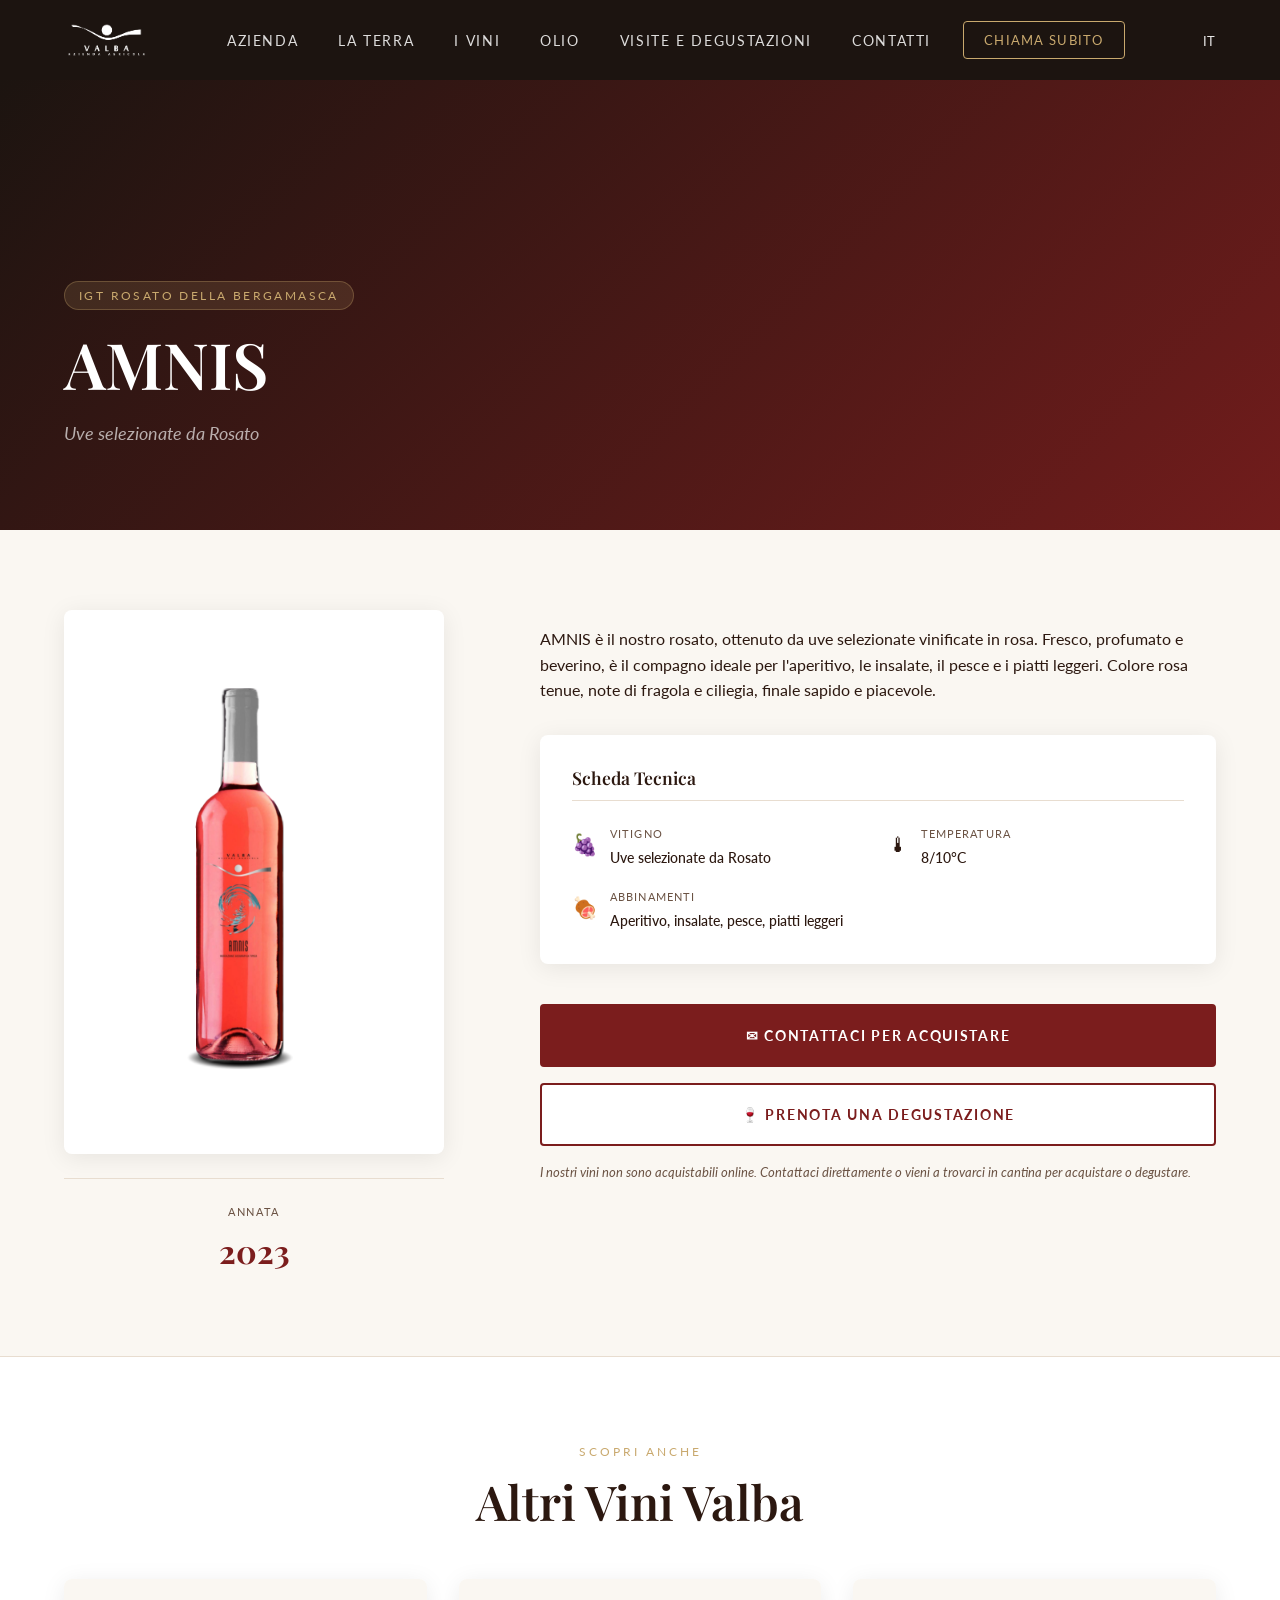
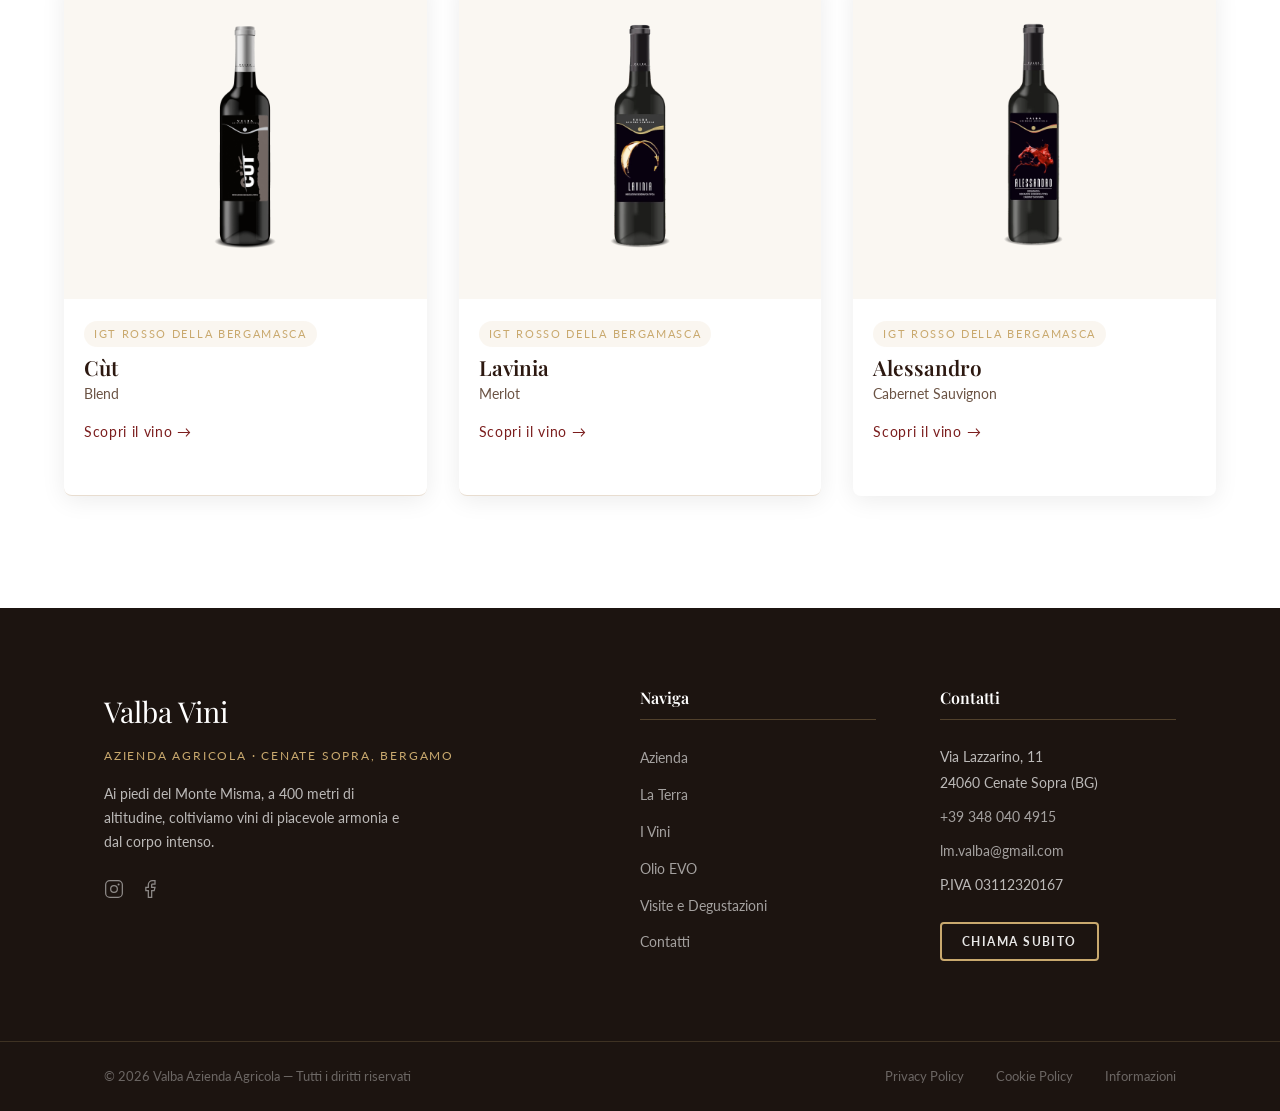
<file: vini/amnis.html>
<!DOCTYPE html>
<html lang="it">
<head>
	<meta charset="UTF-8">
	<meta name="viewport" content="width=device-width, initial-scale=1.0">
	<title>AMNIS Rosato IGT della Bergamasca - Valba vini</title>
	<meta name="description" content="Rosato IGT ottenuto da uve Rebo. Colore rosa tenue, note di pesca e frutta rossa. Fresco e delicatamente sapido.">
	<link rel="preconnect" href="https://fonts.googleapis.com">
	<link rel="preconnect" href="https://fonts.gstatic.com" crossorigin>
	<link href="https://fonts.googleapis.com/css2?family=Lato:ital,wght@0,400;0,700;1,400&family=Playfair+Display:ital,wght@0,400;0,600;0,700;1,400&display=swap" rel="stylesheet">
	<link rel="stylesheet" href="../assets/css/main.css">
	<link rel="stylesheet" href="../assets/css/animations.css">
</head>
<body>

<header id="site-header" class="site-header" role="banner">
	<div class="header-inner">
		<a href="../index.html" class="site-logo" rel="home">
		<img src="../assets/images/logo-valba.png" alt="Valba Vini — Azienda Agricola" class="site-logo__img">
	</a>
		<nav class="main-nav" aria-label="Menu principale">
			<ul class="nav-list">
				<li><a href="../azienda.html">Azienda</a></li>
				<li><a href="../la-terra.html">La Terra</a></li>
				<li><a href="../index.html#i-vini">I Vini</a></li>
				<li><a href="../index.html#olio">Olio</a></li>
				<li><a href="../visite-degustazioni.html">Visite e Degustazioni</a></li>
				<li><a href="../contatti.html">Contatti</a></li>
			</ul>
			<a href="tel:+393480404915" class="header-cta">Chiama Subito</a>
		</nav>
		<div class="header-actions">
			<div class="lang-switcher" role="group" aria-label="Selezione lingua">
				<span class="lang-current">IT</span>
				<ul class="lang-list">
					<li><a href="#" hreflang="it" class="active" aria-current="true">IT</a></li>
					<li><a href="#" hreflang="en">EN</a></li>
					<li><a href="#" hreflang="de">DE</a></li>
					<li><a href="#" hreflang="es">ES</a></li>
				</ul>
			</div>
			<button type="button" class="hamburger" aria-expanded="false" aria-controls="main-nav" aria-label="Apri menu">
				<span class="hamburger-line"></span>
				<span class="hamburger-line"></span>
				<span class="hamburger-line"></span>
			</button>
		</div>
	</div>
</header>
<div class="header-spacer"></div>

<main class="single-vino">
	<section class="vino-hero">
		<div class="vino-hero__overlay"></div>
		<div class="vino-hero__content">
			<span class="vino-hero__tipo">IGT Rosato della Bergamasca</span>
			<h1 class="vino-hero__title">AMNIS</h1>
			<p class="vino-hero__vitigno">Uve selezionate da Rosato</p>
		</div>
	</section>
	<section class="vino-main">
		<div class="vino-main__container">
			<div class="vino-main__visual">
				<div class="vino-main__image-wrap">
					<img src="../assets/images/vini/amnis.png" alt="AMNIS Valba Vini" loading="eager" onerror="this.style.display='none'; this.nextElementSibling.style.display='flex';">
					<div class="vino-main__image-placeholder" style="display:none;"><span>🍷</span></div>
				</div>
				<div class="vino-main__annata">
					<span class="vino-main__annata-label">Annata</span>
					<span class="vino-main__annata-year">2023</span>
				</div>
			</div>
			<div class="vino-main__info">
				<div class="vino-main__descrizione">
					<p>AMNIS è il nostro rosato, ottenuto da uve selezionate vinificate in rosa. Fresco, profumato e beverino, è il compagno ideale per l'aperitivo, le insalate, il pesce e i piatti leggeri. Colore rosa tenue, note di fragola e ciliegia, finale sapido e piacevole.</p>
				</div>
				<div class="vino-scheda">
					<h3 class="vino-scheda__title">Scheda Tecnica</h3>
					<div class="vino-scheda__grid">
						<div class="vino-scheda__item">
							<span class="vino-scheda__icon">🍇</span>
							<div>
								<span class="vino-scheda__label">Vitigno</span>
								<span class="vino-scheda__value">Uve selezionate da Rosato</span>
							</div>
						</div>
						<div class="vino-scheda__item">
							<span class="vino-scheda__icon">🌡</span>
							<div>
								<span class="vino-scheda__label">Temperatura</span>
								<span class="vino-scheda__value">8/10°C</span>
							</div>
						</div>
						<div class="vino-scheda__item">
							<span class="vino-scheda__icon">🍖</span>
							<div>
								<span class="vino-scheda__label">Abbinamenti</span>
								<span class="vino-scheda__value">Aperitivo, insalate, pesce, piatti leggeri</span>
							</div>
						</div>
					</div>
				</div>
				<div class="vino-main__cta">
					<a href="../contatti.html" class="btn btn--primary btn--lg">✉ Contattaci per Acquistare</a>
					<a href="../visite-degustazioni.html" class="btn btn--outline btn--lg">🍷 Prenota una Degustazione</a>
				</div>
				<p class="vino-main__nota">I nostri vini non sono acquistabili online. Contattaci direttamente o vieni a trovarci in cantina per acquistare o degustare.</p>
			</div>
		</div>
	</section>
	<section class="vini-correlati">
		<div class="vini-correlati__header">
			<span class="section-eyebrow">Scopri Anche</span>
			<h2>Altri Vini Valba</h2>
		</div>
		<div class="vini-correlati__grid">
			<article class="wine-card reveal">
				<div class="wine-card__image">
					<img src="../assets/images/vini/cut.png" alt="Cùt" loading="lazy" onerror="this.style.display='none'; this.nextElementSibling.style.display='flex';">
					<div class="wine-card__placeholder" style="display:none;">🍷</div>
				</div>
				<div class="wine-card__body">
					<span class="wine-card__tag">IGT Rosso della Bergamasca</span>
					<h3 class="wine-card__title">Cùt</h3>
					<p class="wine-card__grape">Blend</p>
					<a href="cut.html" class="wine-card__link">Scopri il vino →</a>
				</div>
			</article>
			<article class="wine-card reveal">
				<div class="wine-card__image">
					<img src="../assets/images/vini/lavinia.webp" alt="Lavinia" loading="lazy" onerror="this.style.display='none'; this.nextElementSibling.style.display='flex';">
					<div class="wine-card__placeholder" style="display:none;">🍷</div>
				</div>
				<div class="wine-card__body">
					<span class="wine-card__tag">IGT Rosso della Bergamasca</span>
					<h3 class="wine-card__title">Lavinia</h3>
					<p class="wine-card__grape">Merlot</p>
					<a href="lavinia.html" class="wine-card__link">Scopri il vino →</a>
				</div>
			</article>
			<article class="wine-card reveal">
				<div class="wine-card__image">
					<img src="../assets/images/vini/alessandro.webp" alt="Alessandro" loading="lazy" onerror="this.style.display='none'; this.nextElementSibling.style.display='flex';">
					<div class="wine-card__placeholder" style="display:none;">🍷</div>
				</div>
				<div class="wine-card__body">
					<span class="wine-card__tag">IGT Rosso della Bergamasca</span>
					<h3 class="wine-card__title">Alessandro</h3>
					<p class="wine-card__grape">Cabernet Sauvignon</p>
					<a href="alessandro.html" class="wine-card__link">Scopri il vino →</a>
				</div>
			</article>
		</div>
	</section>
</main>

<footer class="site-footer">
	<div class="site-footer__main">
		<div class="site-footer__brand">
			<a href="../index.html" class="site-footer__logo">Valba Vini</a>
			<p class="site-footer__tagline">Azienda Agricola · Cenate Sopra, Bergamo</p>
			<p class="site-footer__desc">Ai piedi del Monte Misma, a 400 metri di altitudine, coltiviamo vini di piacevole armonia e dal corpo intenso.</p>
			<div class="site-footer__social">
				<a href="#" aria-label="Instagram" class="site-footer__social-link"><svg width="20" height="20" viewBox="0 0 24 24" fill="none" stroke="currentColor" stroke-width="1.5"><rect x="2" y="2" width="20" height="20" rx="5" ry="5"/><circle cx="12" cy="12" r="4"/><circle cx="17.5" cy="6.5" r="0.5" fill="currentColor"/></svg></a>
				<a href="#" aria-label="Facebook" class="site-footer__social-link"><svg width="20" height="20" viewBox="0 0 24 24" fill="none" stroke="currentColor" stroke-width="1.5"><path d="M18 2h-3a5 5 0 0 0-5 5v3H7v4h3v8h4v-8h3l1-4h-4V7a1 1 0 0 1 1-1h3z"/></svg></a>
			</div>
		</div>
		<div class="site-footer__nav">
			<h4>Naviga</h4>
			<ul>
				<li><a href="../azienda.html">Azienda</a></li>
				<li><a href="../la-terra.html">La Terra</a></li>
				<li><a href="../index.html#i-vini">I Vini</a></li>
				<li><a href="../index.html#olio">Olio EVO</a></li>
				<li><a href="../visite-degustazioni.html">Visite e Degustazioni</a></li>
				<li><a href="../contatti.html">Contatti</a></li>
			</ul>
		</div>
		<div class="site-footer__contact">
			<h4>Contatti</h4>
			<address>
				<p>Via Lazzarino, 11<br>24060 Cenate Sopra (BG)</p>
				<p><a href="tel:+393480404915">+39 348 040 4915</a></p>
				<p><a href="mailto:lm.valba@gmail.com">lm.valba@gmail.com</a></p>
				<p>P.IVA 03112320167</p>
			</address>
			<a href="tel:+393480404915" class="btn btn--outline btn--sm">Chiama Subito</a>
		</div>
	</div>
	<div class="site-footer__bottom">
		<div class="site-footer__bottom-inner">
			<p>© 2026 Valba Azienda Agricola — Tutti i diritti riservati</p>
			<ul class="site-footer__legal">
				<li><a href="../privacy-policy.html">Privacy Policy</a></li>
				<li><a href="../cookie-policy.html">Cookie Policy</a></li>
				<li><a href="../informazioni.html">Informazioni</a></li>
			</ul>
		</div>
	</div>
</footer>
<script src="../assets/js/main.js" defer></script>
</body>
</html>
</file>
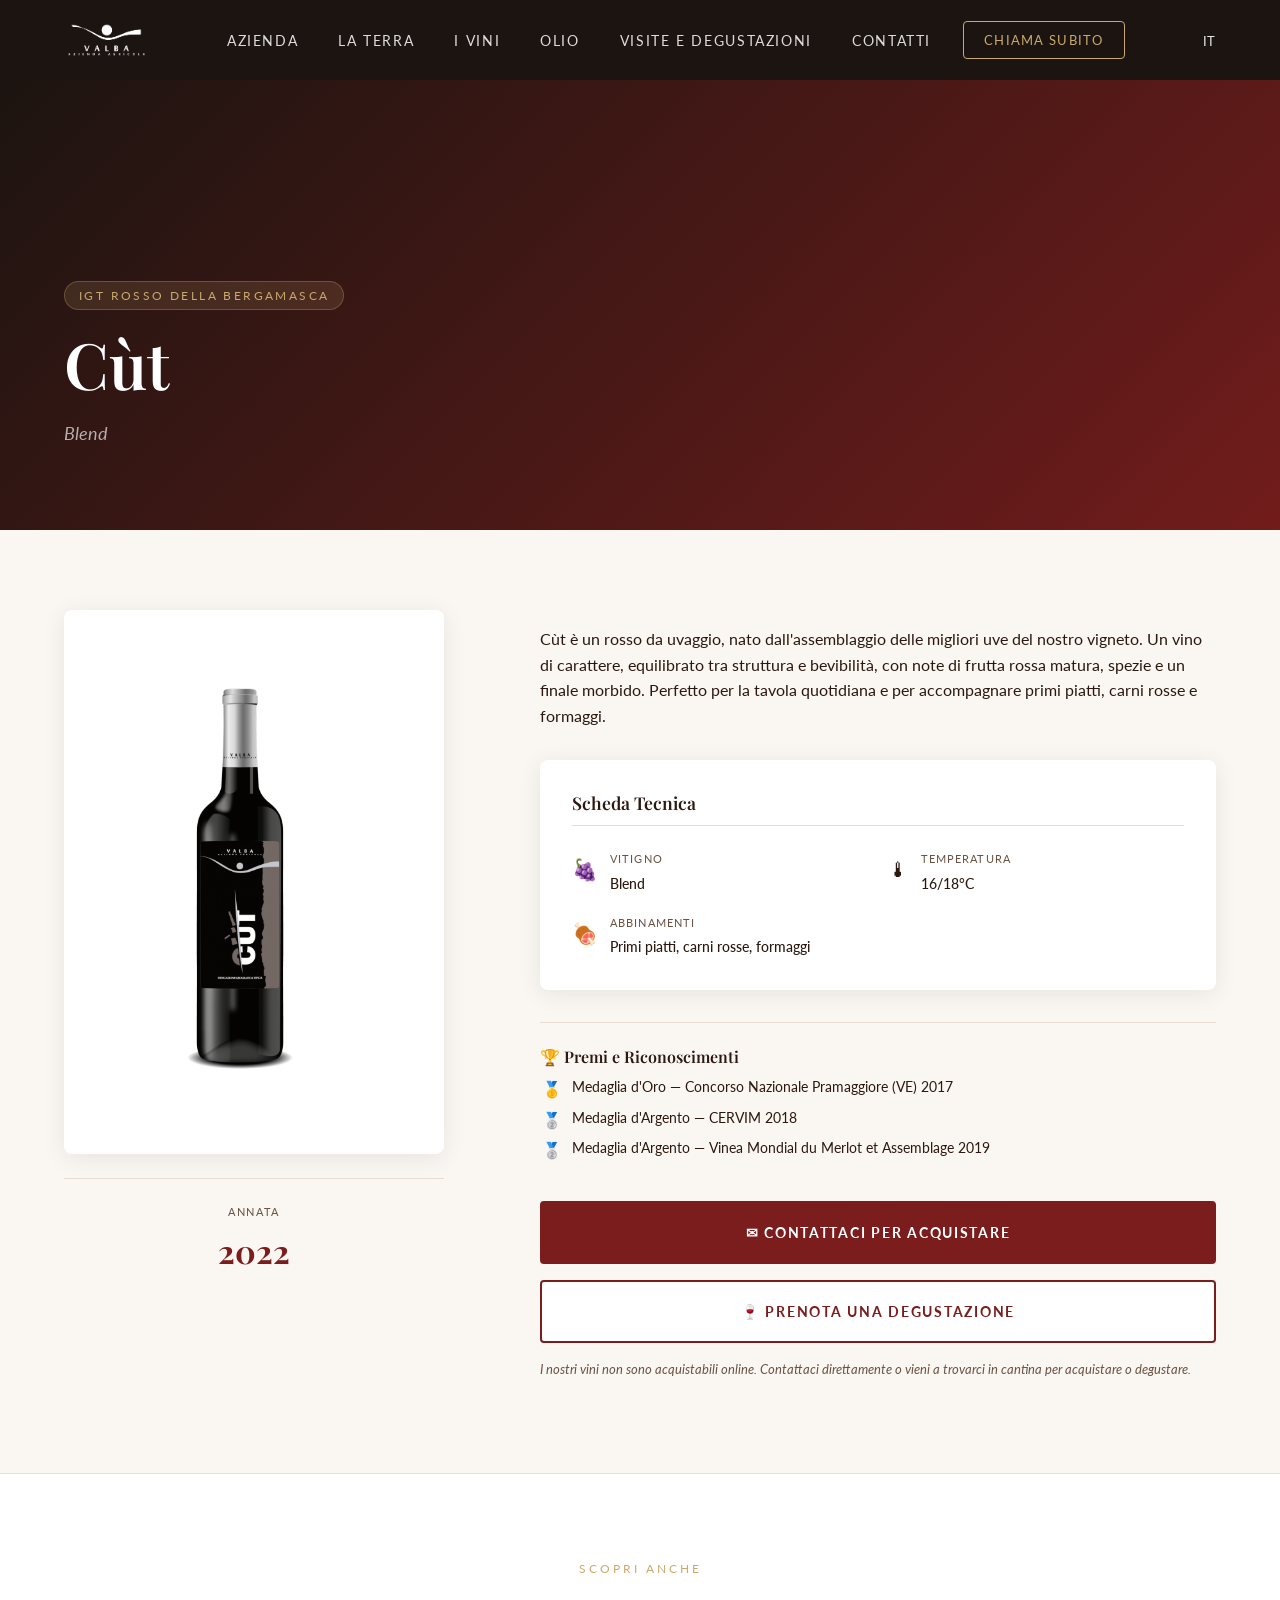
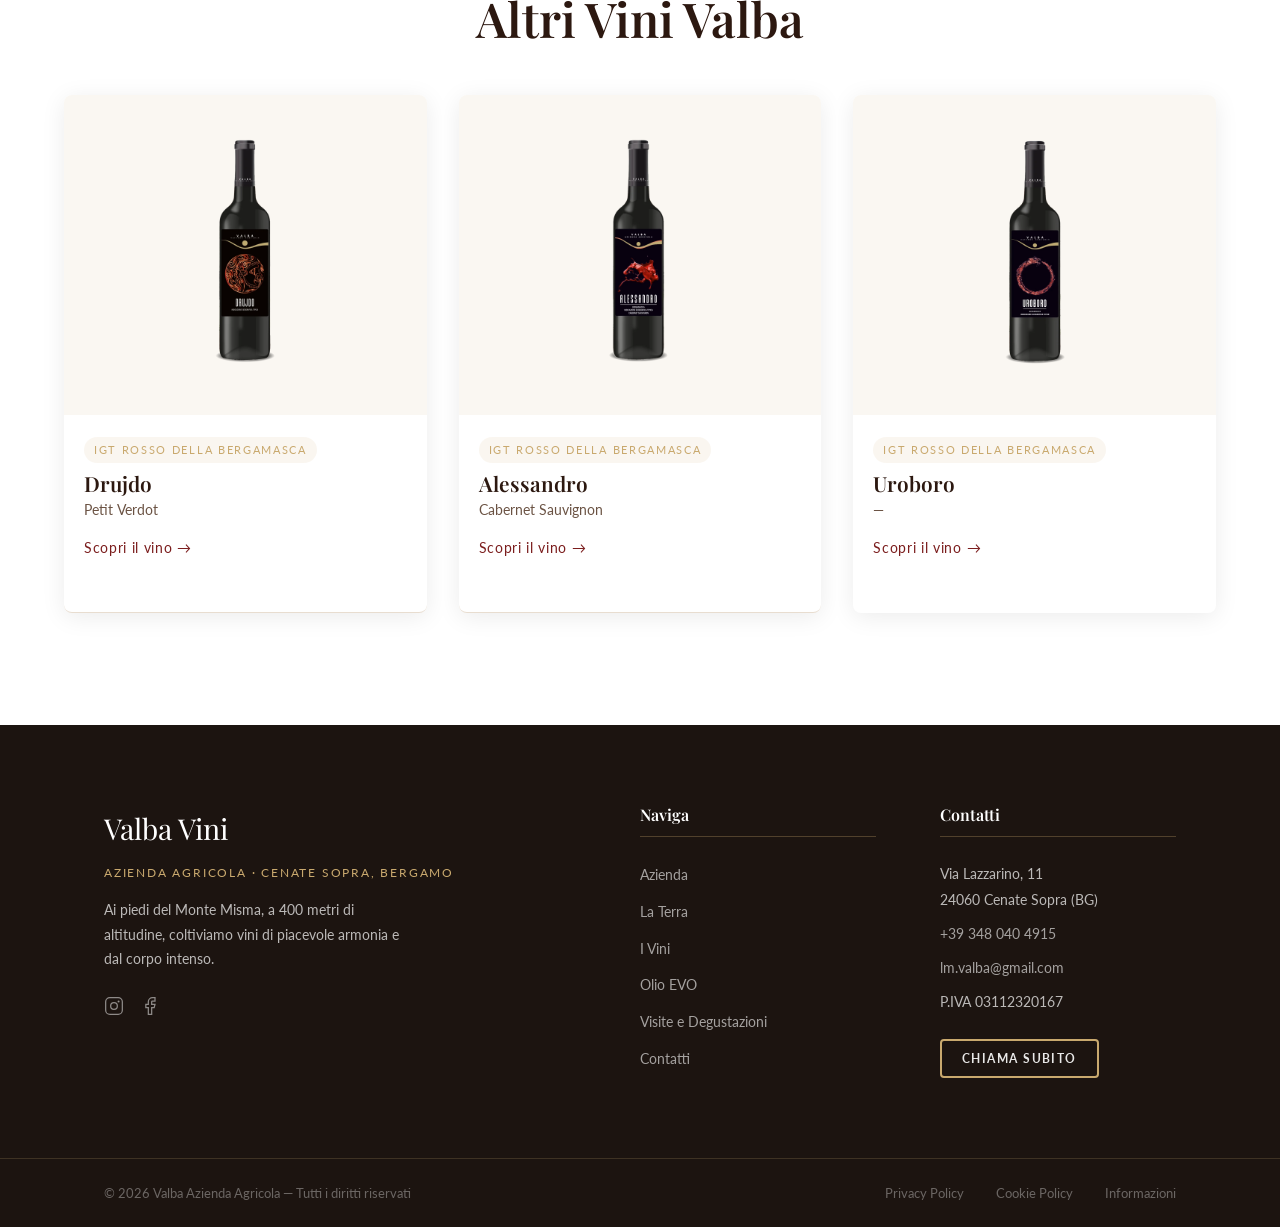
<file: vini/cut.html>
<!DOCTYPE html>
<html lang="it">
<head>
	<meta charset="UTF-8">
	<meta name="viewport" content="width=device-width, initial-scale=1.0">
	<title>Cùt Rosso IGT della bergamasca - Valba vini</title>
	<meta name="description" content="Sapido al palato. Ottimo da abbinare a cibi tipici del territorio bergamasco. Merlot e Cabernet Sauvignon.">
	<link rel="preconnect" href="https://fonts.googleapis.com">
	<link rel="preconnect" href="https://fonts.gstatic.com" crossorigin>
	<link href="https://fonts.googleapis.com/css2?family=Lato:ital,wght@0,400;0,700;1,400&family=Playfair+Display:ital,wght@0,400;0,600;0,700;1,400&display=swap" rel="stylesheet">
	<link rel="stylesheet" href="../assets/css/main.css">
	<link rel="stylesheet" href="../assets/css/animations.css">
</head>
<body>

<header id="site-header" class="site-header" role="banner">
	<div class="header-inner">
		<a href="../index.html" class="site-logo" rel="home">
		<img src="../assets/images/logo-valba.png" alt="Valba Vini — Azienda Agricola" class="site-logo__img">
	</a>
		<nav class="main-nav" aria-label="Menu principale">
			<ul class="nav-list">
				<li><a href="../azienda.html">Azienda</a></li>
				<li><a href="../la-terra.html">La Terra</a></li>
				<li><a href="../index.html#i-vini">I Vini</a></li>
				<li><a href="../index.html#olio">Olio</a></li>
				<li><a href="../visite-degustazioni.html">Visite e Degustazioni</a></li>
				<li><a href="../contatti.html">Contatti</a></li>
			</ul>
			<a href="tel:+393480404915" class="header-cta">Chiama Subito</a>
		</nav>
		<div class="header-actions">
			<div class="lang-switcher" role="group" aria-label="Selezione lingua">
				<span class="lang-current">IT</span>
				<ul class="lang-list">
					<li><a href="#" hreflang="it" class="active" aria-current="true">IT</a></li>
					<li><a href="#" hreflang="en">EN</a></li>
					<li><a href="#" hreflang="de">DE</a></li>
					<li><a href="#" hreflang="es">ES</a></li>
				</ul>
			</div>
			<button type="button" class="hamburger" aria-expanded="false" aria-controls="main-nav" aria-label="Apri menu">
				<span class="hamburger-line"></span>
				<span class="hamburger-line"></span>
				<span class="hamburger-line"></span>
			</button>
		</div>
	</div>
</header>
<div class="header-spacer"></div>

<main class="single-vino">
	<section class="vino-hero">
		<div class="vino-hero__overlay"></div>
		<div class="vino-hero__content">
			<span class="vino-hero__tipo">IGT Rosso della Bergamasca</span>
			<h1 class="vino-hero__title">Cùt</h1>
			<p class="vino-hero__vitigno">Blend</p>
		</div>
	</section>
	<section class="vino-main">
		<div class="vino-main__container">
			<div class="vino-main__visual">
				<div class="vino-main__image-wrap">
					<img src="../assets/images/vini/cut.png" alt="Cùt Valba Vini" loading="eager" onerror="this.style.display='none'; this.nextElementSibling.style.display='flex';">
					<div class="vino-main__image-placeholder" style="display:none;"><span>🍷</span></div>
				</div>
				<div class="vino-main__annata">
					<span class="vino-main__annata-label">Annata</span>
					<span class="vino-main__annata-year">2022</span>
				</div>
			</div>
			<div class="vino-main__info">
				<div class="vino-main__descrizione">
					<p>Cùt è un rosso da uvaggio, nato dall'assemblaggio delle migliori uve del nostro vigneto. Un vino di carattere, equilibrato tra struttura e bevibilità, con note di frutta rossa matura, spezie e un finale morbido. Perfetto per la tavola quotidiana e per accompagnare primi piatti, carni rosse e formaggi.</p>
				</div>
				<div class="vino-scheda">
					<h3 class="vino-scheda__title">Scheda Tecnica</h3>
					<div class="vino-scheda__grid">
						<div class="vino-scheda__item">
							<span class="vino-scheda__icon">🍇</span>
							<div>
								<span class="vino-scheda__label">Vitigno</span>
								<span class="vino-scheda__value">Blend</span>
							</div>
						</div>
						<div class="vino-scheda__item">
							<span class="vino-scheda__icon">🌡</span>
							<div>
								<span class="vino-scheda__label">Temperatura</span>
								<span class="vino-scheda__value">16/18°C</span>
							</div>
						</div>
						<div class="vino-scheda__item">
							<span class="vino-scheda__icon">🍖</span>
							<div>
								<span class="vino-scheda__label">Abbinamenti</span>
								<span class="vino-scheda__value">Primi piatti, carni rosse, formaggi</span>
							</div>
						</div>
					</div>
				</div>
				<div class="vino-premi">
					<h4 class="vino-premi__title">🏆 Premi e Riconoscimenti</h4>
					<ul class="vino-premi__list">
						<li><span>🥇</span><span>Medaglia d'Oro — Concorso Nazionale Pramaggiore (VE) 2017</span></li>
						<li><span>🥈</span><span>Medaglia d'Argento — CERVIM 2018</span></li>
						<li><span>🥈</span><span>Medaglia d'Argento — Vinea Mondial du Merlot et Assemblage 2019</span></li>
					</ul>
				</div>
				<div class="vino-main__cta">
					<a href="../contatti.html" class="btn btn--primary btn--lg">✉ Contattaci per Acquistare</a>
					<a href="../visite-degustazioni.html" class="btn btn--outline btn--lg">🍷 Prenota una Degustazione</a>
				</div>
				<p class="vino-main__nota">I nostri vini non sono acquistabili online. Contattaci direttamente o vieni a trovarci in cantina per acquistare o degustare.</p>
			</div>
		</div>
	</section>
	<section class="vini-correlati">
		<div class="vini-correlati__header">
			<span class="section-eyebrow">Scopri Anche</span>
			<h2>Altri Vini Valba</h2>
		</div>
		<div class="vini-correlati__grid">
			<article class="wine-card reveal">
				<div class="wine-card__image">
					<img src="../assets/images/vini/drujdo.webp" alt="Drujdo" loading="lazy" onerror="this.style.display='none'; this.nextElementSibling.style.display='flex';">
					<div class="wine-card__placeholder" style="display:none;">🍷</div>
				</div>
				<div class="wine-card__body">
					<span class="wine-card__tag">IGT Rosso della Bergamasca</span>
					<h3 class="wine-card__title">Drujdo</h3>
					<p class="wine-card__grape">Petit Verdot</p>
					<a href="drujdo.html" class="wine-card__link">Scopri il vino →</a>
				</div>
			</article>
			<article class="wine-card reveal">
				<div class="wine-card__image">
					<img src="../assets/images/vini/alessandro.webp" alt="Alessandro" loading="lazy" onerror="this.style.display='none'; this.nextElementSibling.style.display='flex';">
					<div class="wine-card__placeholder" style="display:none;">🍷</div>
				</div>
				<div class="wine-card__body">
					<span class="wine-card__tag">IGT Rosso della Bergamasca</span>
					<h3 class="wine-card__title">Alessandro</h3>
					<p class="wine-card__grape">Cabernet Sauvignon</p>
					<a href="alessandro.html" class="wine-card__link">Scopri il vino →</a>
				</div>
			</article>
			<article class="wine-card reveal">
				<div class="wine-card__image">
					<img src="../assets/images/vini/uroboro.webp" alt="Uroboro" loading="lazy" onerror="this.style.display='none'; this.nextElementSibling.style.display='flex';">
					<div class="wine-card__placeholder" style="display:none;">🍷</div>
				</div>
				<div class="wine-card__body">
					<span class="wine-card__tag">IGT Rosso della Bergamasca</span>
					<h3 class="wine-card__title">Uroboro</h3>
					<p class="wine-card__grape">—</p>
					<a href="uroboro.html" class="wine-card__link">Scopri il vino →</a>
				</div>
			</article>
		</div>
	</section>
</main>

<footer class="site-footer">
	<div class="site-footer__main">
		<div class="site-footer__brand">
			<a href="../index.html" class="site-footer__logo">Valba Vini</a>
			<p class="site-footer__tagline">Azienda Agricola · Cenate Sopra, Bergamo</p>
			<p class="site-footer__desc">Ai piedi del Monte Misma, a 400 metri di altitudine, coltiviamo vini di piacevole armonia e dal corpo intenso.</p>
			<div class="site-footer__social">
				<a href="#" aria-label="Instagram" class="site-footer__social-link"><svg width="20" height="20" viewBox="0 0 24 24" fill="none" stroke="currentColor" stroke-width="1.5"><rect x="2" y="2" width="20" height="20" rx="5" ry="5"/><circle cx="12" cy="12" r="4"/><circle cx="17.5" cy="6.5" r="0.5" fill="currentColor"/></svg></a>
				<a href="#" aria-label="Facebook" class="site-footer__social-link"><svg width="20" height="20" viewBox="0 0 24 24" fill="none" stroke="currentColor" stroke-width="1.5"><path d="M18 2h-3a5 5 0 0 0-5 5v3H7v4h3v8h4v-8h3l1-4h-4V7a1 1 0 0 1 1-1h3z"/></svg></a>
			</div>
		</div>
		<div class="site-footer__nav">
			<h4>Naviga</h4>
			<ul>
				<li><a href="../azienda.html">Azienda</a></li>
				<li><a href="../la-terra.html">La Terra</a></li>
				<li><a href="../index.html#i-vini">I Vini</a></li>
				<li><a href="../index.html#olio">Olio EVO</a></li>
				<li><a href="../visite-degustazioni.html">Visite e Degustazioni</a></li>
				<li><a href="../contatti.html">Contatti</a></li>
			</ul>
		</div>
		<div class="site-footer__contact">
			<h4>Contatti</h4>
			<address>
				<p>Via Lazzarino, 11<br>24060 Cenate Sopra (BG)</p>
				<p><a href="tel:+393480404915">+39 348 040 4915</a></p>
				<p><a href="mailto:lm.valba@gmail.com">lm.valba@gmail.com</a></p>
				<p>P.IVA 03112320167</p>
			</address>
			<a href="tel:+393480404915" class="btn btn--outline btn--sm">Chiama Subito</a>
		</div>
	</div>
	<div class="site-footer__bottom">
		<div class="site-footer__bottom-inner">
			<p>© 2026 Valba Azienda Agricola — Tutti i diritti riservati</p>
			<ul class="site-footer__legal">
				<li><a href="../privacy-policy.html">Privacy Policy</a></li>
				<li><a href="../cookie-policy.html">Cookie Policy</a></li>
				<li><a href="../informazioni.html">Informazioni</a></li>
			</ul>
		</div>
	</div>
</footer>
<script src="../assets/js/main.js" defer></script>
</body>
</html>
</file>
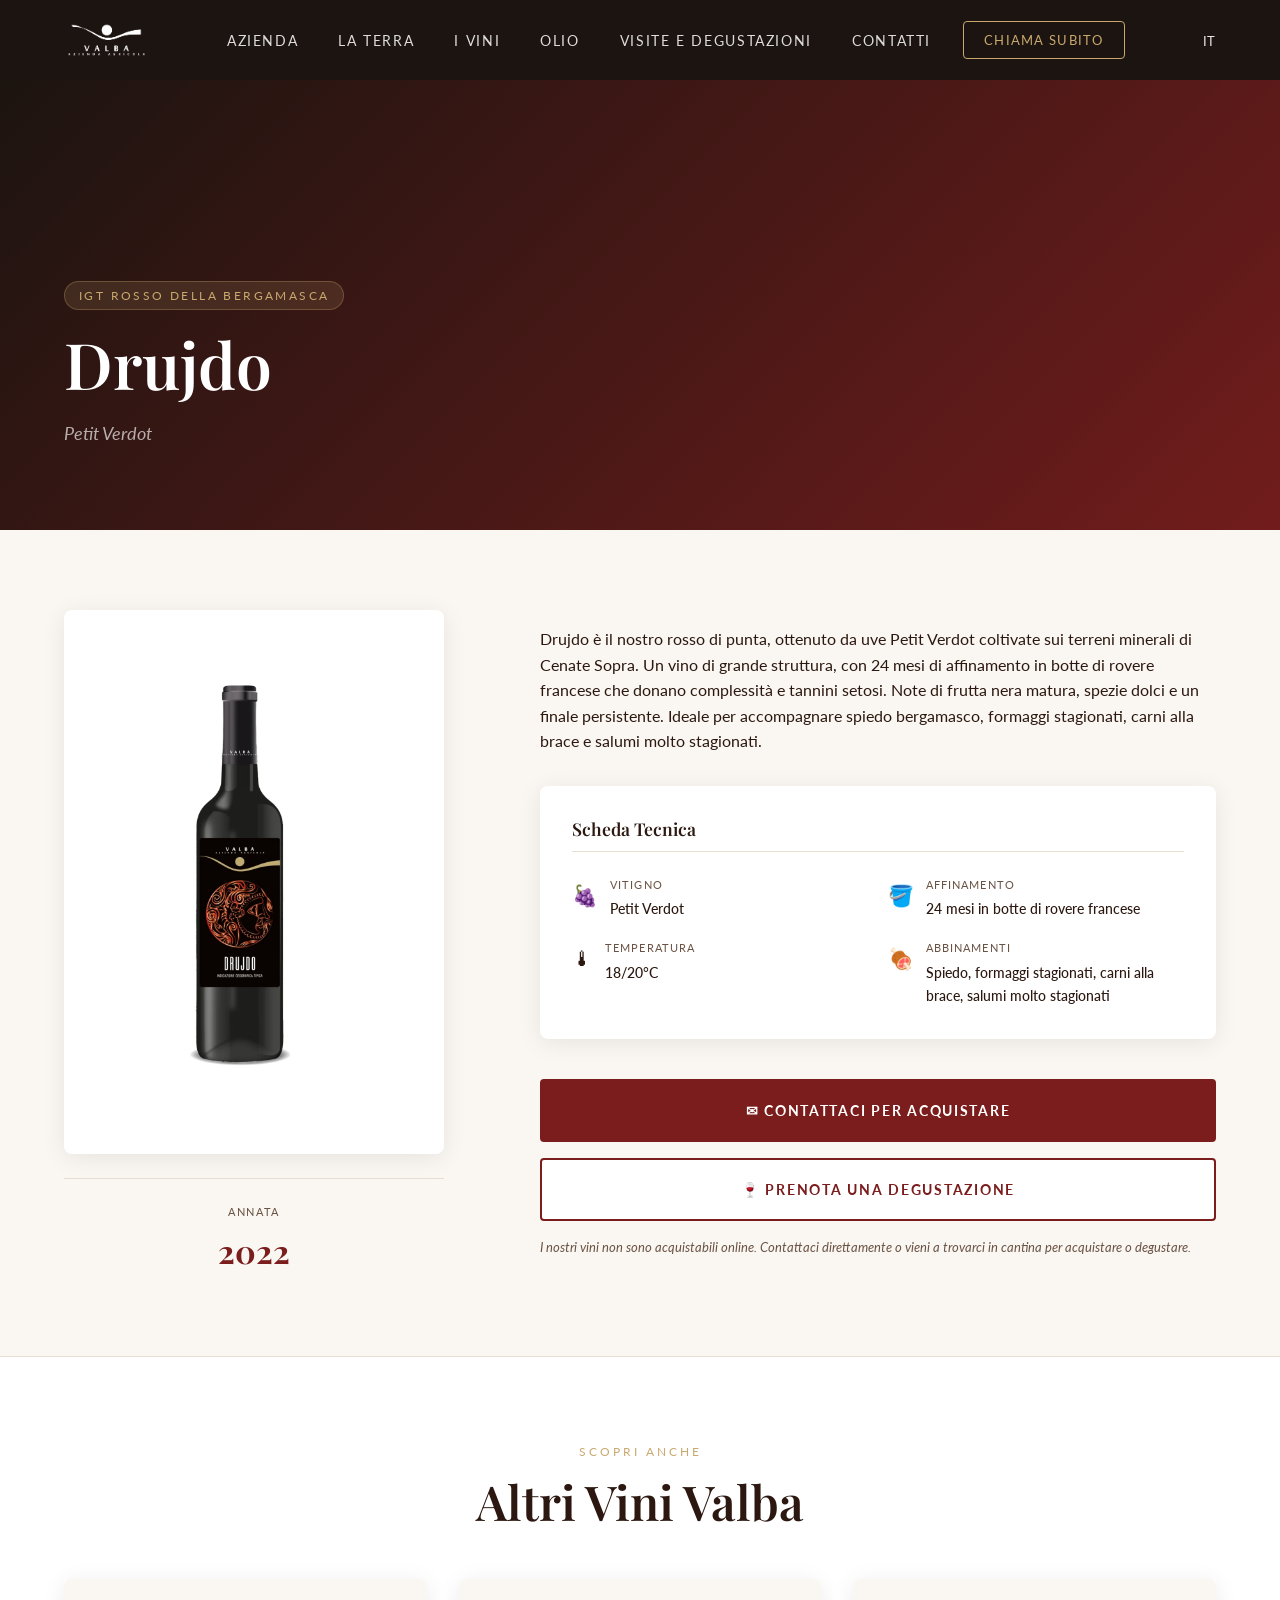
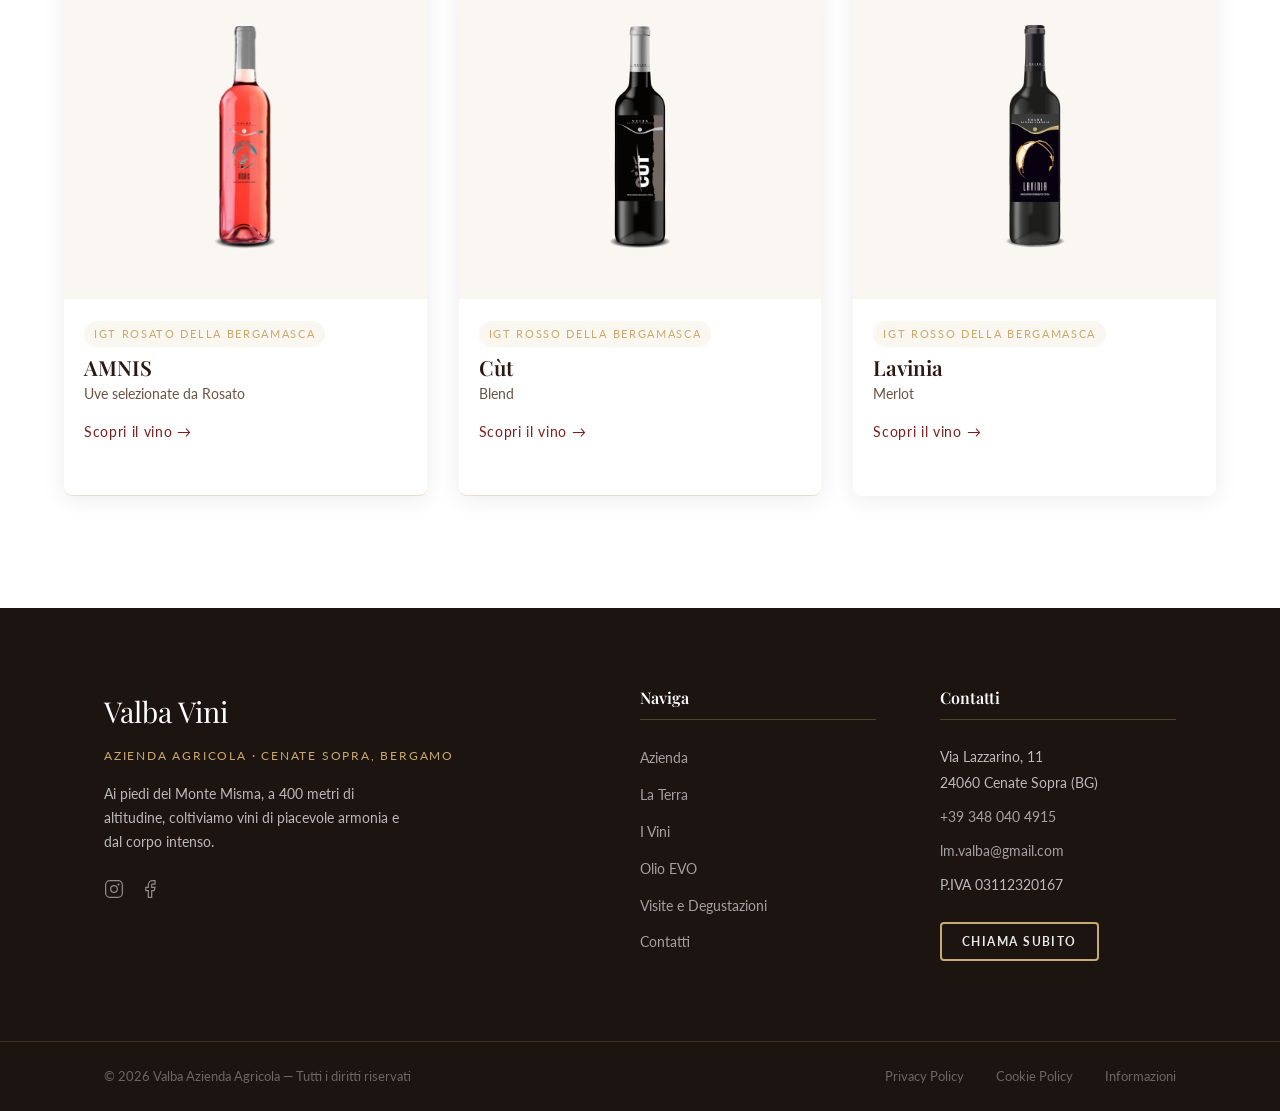
<file: vini/drujdo.html>
<!DOCTYPE html>
<html lang="it">
<head>
	<meta charset="UTF-8">
	<meta name="viewport" content="width=device-width, initial-scale=1.0">
	<title>Drujdo Petit Verdot IGT rosso della bergamasca - Valba vini</title>
	<meta name="description" content="Petit Verdot affinato 24 mesi in botte di rovere francese. Note di vaniglia, cioccolato e cannella.">
	<link rel="preconnect" href="https://fonts.googleapis.com">
	<link rel="preconnect" href="https://fonts.gstatic.com" crossorigin>
	<link href="https://fonts.googleapis.com/css2?family=Lato:ital,wght@0,400;0,700;1,400&family=Playfair+Display:ital,wght@0,400;0,600;0,700;1,400&display=swap" rel="stylesheet">
	<link rel="stylesheet" href="../assets/css/main.css">
	<link rel="stylesheet" href="../assets/css/animations.css">
</head>
<body>

<header id="site-header" class="site-header" role="banner">
	<div class="header-inner">
		<a href="../index.html" class="site-logo" rel="home">
		<img src="../assets/images/logo-valba.png" alt="Valba Vini — Azienda Agricola" class="site-logo__img">
	</a>
		<nav class="main-nav" aria-label="Menu principale">
			<ul class="nav-list">
				<li><a href="../azienda.html">Azienda</a></li>
				<li><a href="../la-terra.html">La Terra</a></li>
				<li><a href="../index.html#i-vini">I Vini</a></li>
				<li><a href="../index.html#olio">Olio</a></li>
				<li><a href="../visite-degustazioni.html">Visite e Degustazioni</a></li>
				<li><a href="../contatti.html">Contatti</a></li>
			</ul>
			<a href="tel:+393480404915" class="header-cta">Chiama Subito</a>
		</nav>
		<div class="header-actions">
			<div class="lang-switcher" role="group" aria-label="Selezione lingua">
				<span class="lang-current">IT</span>
				<ul class="lang-list">
					<li><a href="#" hreflang="it" class="active" aria-current="true">IT</a></li>
					<li><a href="#" hreflang="en">EN</a></li>
					<li><a href="#" hreflang="de">DE</a></li>
					<li><a href="#" hreflang="es">ES</a></li>
				</ul>
			</div>
			<button type="button" class="hamburger" aria-expanded="false" aria-controls="main-nav" aria-label="Apri menu">
				<span class="hamburger-line"></span>
				<span class="hamburger-line"></span>
				<span class="hamburger-line"></span>
			</button>
		</div>
	</div>
</header>
<div class="header-spacer"></div>

<main class="single-vino">
	<section class="vino-hero">
		<div class="vino-hero__overlay"></div>
		<div class="vino-hero__content">
			<span class="vino-hero__tipo">IGT Rosso della Bergamasca</span>
			<h1 class="vino-hero__title">Drujdo</h1>
			<p class="vino-hero__vitigno">Petit Verdot</p>
		</div>
	</section>
	<section class="vino-main">
		<div class="vino-main__container">
			<div class="vino-main__visual">
				<div class="vino-main__image-wrap">
					<img src="../assets/images/vini/drujdo.webp" alt="Drujdo Valba Vini" loading="eager" onerror="this.style.display='none'; this.nextElementSibling.style.display='flex';">
					<div class="vino-main__image-placeholder" style="display:none;"><span>🍷</span></div>
				</div>
				<div class="vino-main__annata">
					<span class="vino-main__annata-label">Annata</span>
					<span class="vino-main__annata-year">2022</span>
				</div>
			</div>
			<div class="vino-main__info">
				<div class="vino-main__descrizione">
					<p>Drujdo è il nostro rosso di punta, ottenuto da uve Petit Verdot coltivate sui terreni minerali di Cenate Sopra. Un vino di grande struttura, con 24 mesi di affinamento in botte di rovere francese che donano complessità e tannini setosi. Note di frutta nera matura, spezie dolci e un finale persistente. Ideale per accompagnare spiedo bergamasco, formaggi stagionati, carni alla brace e salumi molto stagionati.</p>
				</div>
				<div class="vino-scheda">
					<h3 class="vino-scheda__title">Scheda Tecnica</h3>
					<div class="vino-scheda__grid">
						<div class="vino-scheda__item">
							<span class="vino-scheda__icon">🍇</span>
							<div>
								<span class="vino-scheda__label">Vitigno</span>
								<span class="vino-scheda__value">Petit Verdot</span>
							</div>
						</div>
						<div class="vino-scheda__item">
							<span class="vino-scheda__icon">🪣</span>
							<div>
								<span class="vino-scheda__label">Affinamento</span>
								<span class="vino-scheda__value">24 mesi in botte di rovere francese</span>
							</div>
						</div>
						<div class="vino-scheda__item">
							<span class="vino-scheda__icon">🌡</span>
							<div>
								<span class="vino-scheda__label">Temperatura</span>
								<span class="vino-scheda__value">18/20°C</span>
							</div>
						</div>
						<div class="vino-scheda__item">
							<span class="vino-scheda__icon">🍖</span>
							<div>
								<span class="vino-scheda__label">Abbinamenti</span>
								<span class="vino-scheda__value">Spiedo, formaggi stagionati, carni alla brace, salumi molto stagionati</span>
							</div>
						</div>
					</div>
				</div>
				<div class="vino-main__cta">
					<a href="../contatti.html" class="btn btn--primary btn--lg">✉ Contattaci per Acquistare</a>
					<a href="../visite-degustazioni.html" class="btn btn--outline btn--lg">🍷 Prenota una Degustazione</a>
				</div>
				<p class="vino-main__nota">I nostri vini non sono acquistabili online. Contattaci direttamente o vieni a trovarci in cantina per acquistare o degustare.</p>
			</div>
		</div>
	</section>
	<section class="vini-correlati">
		<div class="vini-correlati__header">
			<span class="section-eyebrow">Scopri Anche</span>
			<h2>Altri Vini Valba</h2>
		</div>
		<div class="vini-correlati__grid">
			<article class="wine-card reveal">
				<div class="wine-card__image">
					<img src="../assets/images/vini/amnis.png" alt="AMNIS" loading="lazy" onerror="this.style.display='none'; this.nextElementSibling.style.display='flex';">
					<div class="wine-card__placeholder" style="display:none;">🍷</div>
				</div>
				<div class="wine-card__body">
					<span class="wine-card__tag">IGT Rosato della Bergamasca</span>
					<h3 class="wine-card__title">AMNIS</h3>
					<p class="wine-card__grape">Uve selezionate da Rosato</p>
					<a href="amnis.html" class="wine-card__link">Scopri il vino →</a>
				</div>
			</article>
			<article class="wine-card reveal">
				<div class="wine-card__image">
					<img src="../assets/images/vini/cut.png" alt="Cùt" loading="lazy" onerror="this.style.display='none'; this.nextElementSibling.style.display='flex';">
					<div class="wine-card__placeholder" style="display:none;">🍷</div>
				</div>
				<div class="wine-card__body">
					<span class="wine-card__tag">IGT Rosso della Bergamasca</span>
					<h3 class="wine-card__title">Cùt</h3>
					<p class="wine-card__grape">Blend</p>
					<a href="cut.html" class="wine-card__link">Scopri il vino →</a>
				</div>
			</article>
			<article class="wine-card reveal">
				<div class="wine-card__image">
					<img src="../assets/images/vini/lavinia.webp" alt="Lavinia" loading="lazy" onerror="this.style.display='none'; this.nextElementSibling.style.display='flex';">
					<div class="wine-card__placeholder" style="display:none;">🍷</div>
				</div>
				<div class="wine-card__body">
					<span class="wine-card__tag">IGT Rosso della Bergamasca</span>
					<h3 class="wine-card__title">Lavinia</h3>
					<p class="wine-card__grape">Merlot</p>
					<a href="lavinia.html" class="wine-card__link">Scopri il vino →</a>
				</div>
			</article>
		</div>
	</section>
</main>

<footer class="site-footer">
	<div class="site-footer__main">
		<div class="site-footer__brand">
			<a href="../index.html" class="site-footer__logo">Valba Vini</a>
			<p class="site-footer__tagline">Azienda Agricola · Cenate Sopra, Bergamo</p>
			<p class="site-footer__desc">Ai piedi del Monte Misma, a 400 metri di altitudine, coltiviamo vini di piacevole armonia e dal corpo intenso.</p>
			<div class="site-footer__social">
				<a href="#" aria-label="Instagram" class="site-footer__social-link"><svg width="20" height="20" viewBox="0 0 24 24" fill="none" stroke="currentColor" stroke-width="1.5"><rect x="2" y="2" width="20" height="20" rx="5" ry="5"/><circle cx="12" cy="12" r="4"/><circle cx="17.5" cy="6.5" r="0.5" fill="currentColor"/></svg></a>
				<a href="#" aria-label="Facebook" class="site-footer__social-link"><svg width="20" height="20" viewBox="0 0 24 24" fill="none" stroke="currentColor" stroke-width="1.5"><path d="M18 2h-3a5 5 0 0 0-5 5v3H7v4h3v8h4v-8h3l1-4h-4V7a1 1 0 0 1 1-1h3z"/></svg></a>
			</div>
		</div>
		<div class="site-footer__nav">
			<h4>Naviga</h4>
			<ul>
				<li><a href="../azienda.html">Azienda</a></li>
				<li><a href="../la-terra.html">La Terra</a></li>
				<li><a href="../index.html#i-vini">I Vini</a></li>
				<li><a href="../index.html#olio">Olio EVO</a></li>
				<li><a href="../visite-degustazioni.html">Visite e Degustazioni</a></li>
				<li><a href="../contatti.html">Contatti</a></li>
			</ul>
		</div>
		<div class="site-footer__contact">
			<h4>Contatti</h4>
			<address>
				<p>Via Lazzarino, 11<br>24060 Cenate Sopra (BG)</p>
				<p><a href="tel:+393480404915">+39 348 040 4915</a></p>
				<p><a href="mailto:lm.valba@gmail.com">lm.valba@gmail.com</a></p>
				<p>P.IVA 03112320167</p>
			</address>
			<a href="tel:+393480404915" class="btn btn--outline btn--sm">Chiama Subito</a>
		</div>
	</div>
	<div class="site-footer__bottom">
		<div class="site-footer__bottom-inner">
			<p>© 2026 Valba Azienda Agricola — Tutti i diritti riservati</p>
			<ul class="site-footer__legal">
				<li><a href="../privacy-policy.html">Privacy Policy</a></li>
				<li><a href="../cookie-policy.html">Cookie Policy</a></li>
				<li><a href="../informazioni.html">Informazioni</a></li>
			</ul>
		</div>
	</div>
</footer>
<script src="../assets/js/main.js" defer></script>
</body>
</html>
</file>
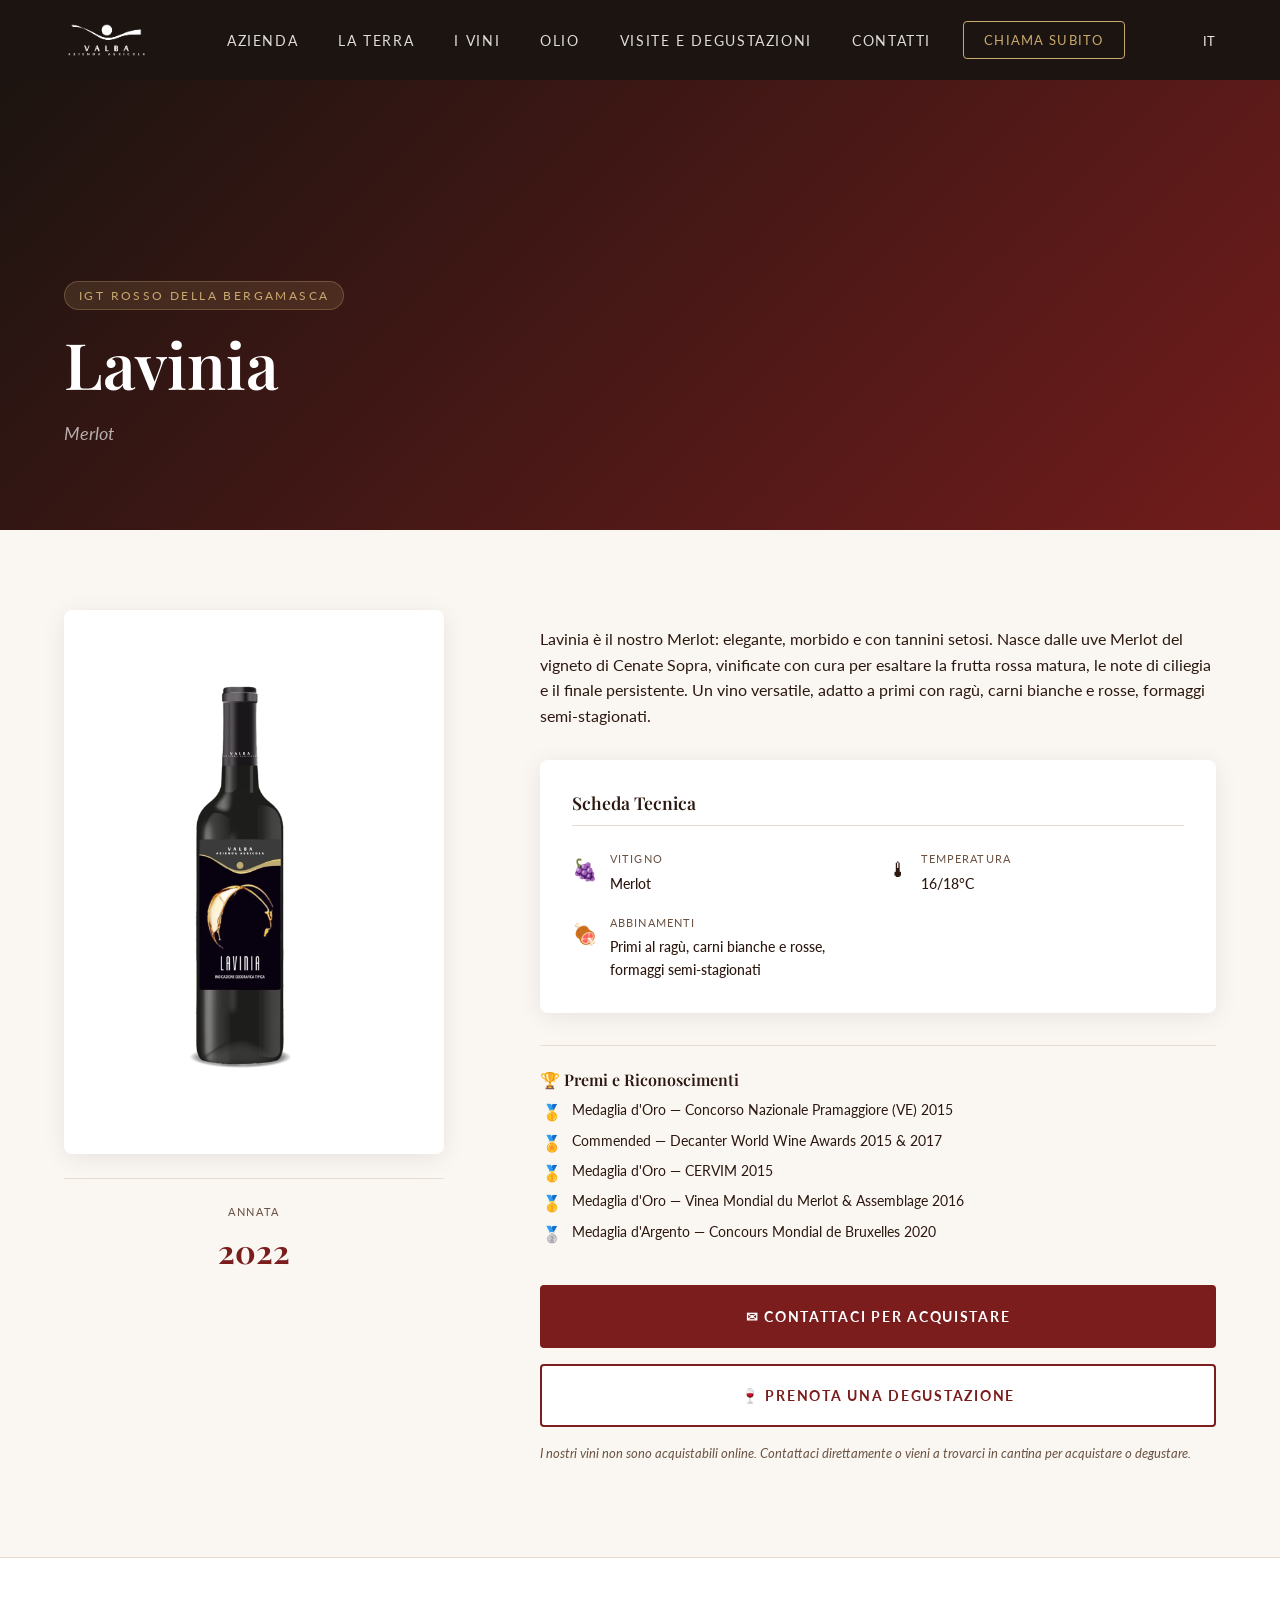
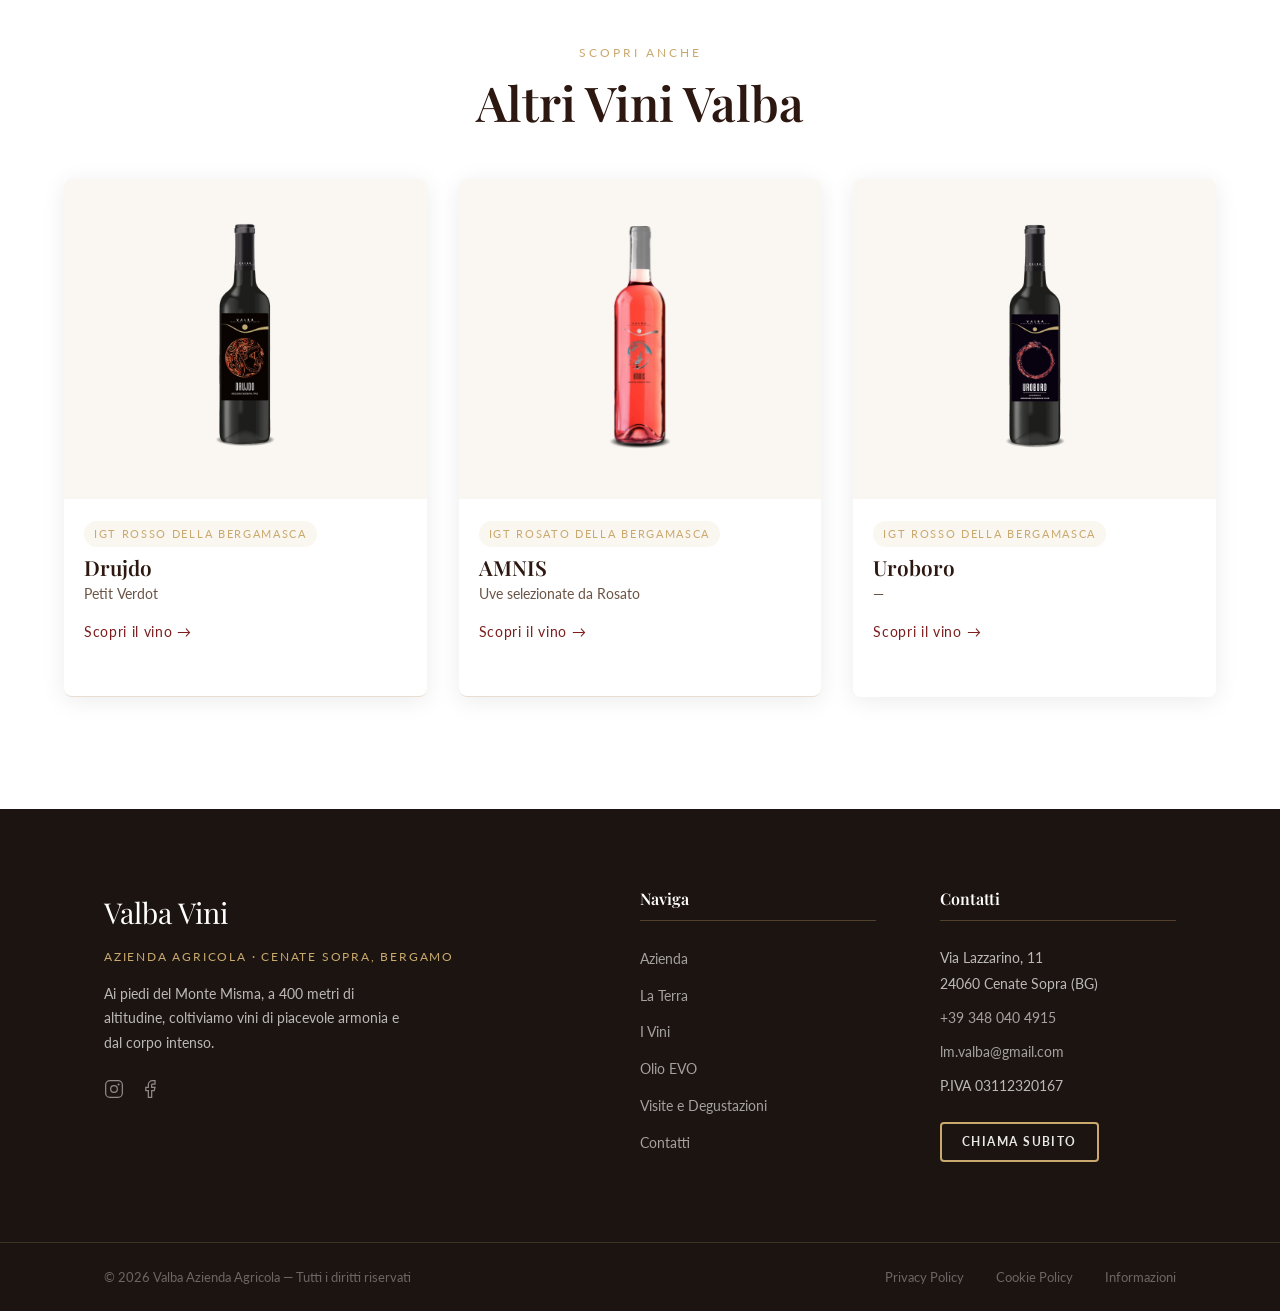
<file: vini/lavinia.html>
<!DOCTYPE html>
<html lang="it">
<head>
	<meta charset="UTF-8">
	<meta name="viewport" content="width=device-width, initial-scale=1.0">
	<title>Lavinia Merlot rosso IGT della bergamasca - Valba vini</title>
	<meta name="description" content="100% Merlot invecchiato 10/12 mesi in piccole botti di rovere francese. 5 premi internazionali tra cui Decanter 2015.">
	<link rel="preconnect" href="https://fonts.googleapis.com">
	<link rel="preconnect" href="https://fonts.gstatic.com" crossorigin>
	<link href="https://fonts.googleapis.com/css2?family=Lato:ital,wght@0,400;0,700;1,400&family=Playfair+Display:ital,wght@0,400;0,600;0,700;1,400&display=swap" rel="stylesheet">
	<link rel="stylesheet" href="../assets/css/main.css">
	<link rel="stylesheet" href="../assets/css/animations.css">
</head>
<body>

<header id="site-header" class="site-header" role="banner">
	<div class="header-inner">
		<a href="../index.html" class="site-logo" rel="home">
		<img src="../assets/images/logo-valba.png" alt="Valba Vini — Azienda Agricola" class="site-logo__img">
	</a>
		<nav class="main-nav" aria-label="Menu principale">
			<ul class="nav-list">
				<li><a href="../azienda.html">Azienda</a></li>
				<li><a href="../la-terra.html">La Terra</a></li>
				<li><a href="../index.html#i-vini">I Vini</a></li>
				<li><a href="../index.html#olio">Olio</a></li>
				<li><a href="../visite-degustazioni.html">Visite e Degustazioni</a></li>
				<li><a href="../contatti.html">Contatti</a></li>
			</ul>
			<a href="tel:+393480404915" class="header-cta">Chiama Subito</a>
		</nav>
		<div class="header-actions">
			<div class="lang-switcher" role="group" aria-label="Selezione lingua">
				<span class="lang-current">IT</span>
				<ul class="lang-list">
					<li><a href="#" hreflang="it" class="active" aria-current="true">IT</a></li>
					<li><a href="#" hreflang="en">EN</a></li>
					<li><a href="#" hreflang="de">DE</a></li>
					<li><a href="#" hreflang="es">ES</a></li>
				</ul>
			</div>
			<button type="button" class="hamburger" aria-expanded="false" aria-controls="main-nav" aria-label="Apri menu">
				<span class="hamburger-line"></span>
				<span class="hamburger-line"></span>
				<span class="hamburger-line"></span>
			</button>
		</div>
	</div>
</header>
<div class="header-spacer"></div>

<main class="single-vino">
	<section class="vino-hero">
		<div class="vino-hero__overlay"></div>
		<div class="vino-hero__content">
			<span class="vino-hero__tipo">IGT Rosso della Bergamasca</span>
			<h1 class="vino-hero__title">Lavinia</h1>
			<p class="vino-hero__vitigno">Merlot</p>
		</div>
	</section>
	<section class="vino-main">
		<div class="vino-main__container">
			<div class="vino-main__visual">
				<div class="vino-main__image-wrap">
					<img src="../assets/images/vini/lavinia.webp" alt="Lavinia Valba Vini" loading="eager" onerror="this.style.display='none'; this.nextElementSibling.style.display='flex';">
					<div class="vino-main__image-placeholder" style="display:none;"><span>🍷</span></div>
				</div>
				<div class="vino-main__annata">
					<span class="vino-main__annata-label">Annata</span>
					<span class="vino-main__annata-year">2022</span>
				</div>
			</div>
			<div class="vino-main__info">
				<div class="vino-main__descrizione">
					<p>Lavinia è il nostro Merlot: elegante, morbido e con tannini setosi. Nasce dalle uve Merlot del vigneto di Cenate Sopra, vinificate con cura per esaltare la frutta rossa matura, le note di ciliegia e il finale persistente. Un vino versatile, adatto a primi con ragù, carni bianche e rosse, formaggi semi-stagionati.</p>
				</div>
				<div class="vino-scheda">
					<h3 class="vino-scheda__title">Scheda Tecnica</h3>
					<div class="vino-scheda__grid">
						<div class="vino-scheda__item">
							<span class="vino-scheda__icon">🍇</span>
							<div>
								<span class="vino-scheda__label">Vitigno</span>
								<span class="vino-scheda__value">Merlot</span>
							</div>
						</div>
						<div class="vino-scheda__item">
							<span class="vino-scheda__icon">🌡</span>
							<div>
								<span class="vino-scheda__label">Temperatura</span>
								<span class="vino-scheda__value">16/18°C</span>
							</div>
						</div>
						<div class="vino-scheda__item">
							<span class="vino-scheda__icon">🍖</span>
							<div>
								<span class="vino-scheda__label">Abbinamenti</span>
								<span class="vino-scheda__value">Primi al ragù, carni bianche e rosse, formaggi semi-stagionati</span>
							</div>
						</div>
					</div>
				</div>
				<div class="vino-premi">
					<h4 class="vino-premi__title">🏆 Premi e Riconoscimenti</h4>
					<ul class="vino-premi__list">
						<li><span>🥇</span><span>Medaglia d'Oro — Concorso Nazionale Pramaggiore (VE) 2015</span></li>
						<li><span>🏅</span><span>Commended — Decanter World Wine Awards 2015 & 2017</span></li>
						<li><span>🥇</span><span>Medaglia d'Oro — CERVIM 2015</span></li>
						<li><span>🥇</span><span>Medaglia d'Oro — Vinea Mondial du Merlot & Assemblage 2016</span></li>
						<li><span>🥈</span><span>Medaglia d'Argento — Concours Mondial de Bruxelles 2020</span></li>
					</ul>
				</div>
				<div class="vino-main__cta">
					<a href="../contatti.html" class="btn btn--primary btn--lg">✉ Contattaci per Acquistare</a>
					<a href="../visite-degustazioni.html" class="btn btn--outline btn--lg">🍷 Prenota una Degustazione</a>
				</div>
				<p class="vino-main__nota">I nostri vini non sono acquistabili online. Contattaci direttamente o vieni a trovarci in cantina per acquistare o degustare.</p>
			</div>
		</div>
	</section>
	<section class="vini-correlati">
		<div class="vini-correlati__header">
			<span class="section-eyebrow">Scopri Anche</span>
			<h2>Altri Vini Valba</h2>
		</div>
		<div class="vini-correlati__grid">
			<article class="wine-card reveal">
				<div class="wine-card__image">
					<img src="../assets/images/vini/drujdo.webp" alt="Drujdo" loading="lazy" onerror="this.style.display='none'; this.nextElementSibling.style.display='flex';">
					<div class="wine-card__placeholder" style="display:none;">🍷</div>
				</div>
				<div class="wine-card__body">
					<span class="wine-card__tag">IGT Rosso della Bergamasca</span>
					<h3 class="wine-card__title">Drujdo</h3>
					<p class="wine-card__grape">Petit Verdot</p>
					<a href="drujdo.html" class="wine-card__link">Scopri il vino →</a>
				</div>
			</article>
			<article class="wine-card reveal">
				<div class="wine-card__image">
					<img src="../assets/images/vini/amnis.png" alt="AMNIS" loading="lazy" onerror="this.style.display='none'; this.nextElementSibling.style.display='flex';">
					<div class="wine-card__placeholder" style="display:none;">🍷</div>
				</div>
				<div class="wine-card__body">
					<span class="wine-card__tag">IGT Rosato della Bergamasca</span>
					<h3 class="wine-card__title">AMNIS</h3>
					<p class="wine-card__grape">Uve selezionate da Rosato</p>
					<a href="amnis.html" class="wine-card__link">Scopri il vino →</a>
				</div>
			</article>
			<article class="wine-card reveal">
				<div class="wine-card__image">
					<img src="../assets/images/vini/uroboro.webp" alt="Uroboro" loading="lazy" onerror="this.style.display='none'; this.nextElementSibling.style.display='flex';">
					<div class="wine-card__placeholder" style="display:none;">🍷</div>
				</div>
				<div class="wine-card__body">
					<span class="wine-card__tag">IGT Rosso della Bergamasca</span>
					<h3 class="wine-card__title">Uroboro</h3>
					<p class="wine-card__grape">—</p>
					<a href="uroboro.html" class="wine-card__link">Scopri il vino →</a>
				</div>
			</article>
		</div>
	</section>
</main>

<footer class="site-footer">
	<div class="site-footer__main">
		<div class="site-footer__brand">
			<a href="../index.html" class="site-footer__logo">Valba Vini</a>
			<p class="site-footer__tagline">Azienda Agricola · Cenate Sopra, Bergamo</p>
			<p class="site-footer__desc">Ai piedi del Monte Misma, a 400 metri di altitudine, coltiviamo vini di piacevole armonia e dal corpo intenso.</p>
			<div class="site-footer__social">
				<a href="#" aria-label="Instagram" class="site-footer__social-link"><svg width="20" height="20" viewBox="0 0 24 24" fill="none" stroke="currentColor" stroke-width="1.5"><rect x="2" y="2" width="20" height="20" rx="5" ry="5"/><circle cx="12" cy="12" r="4"/><circle cx="17.5" cy="6.5" r="0.5" fill="currentColor"/></svg></a>
				<a href="#" aria-label="Facebook" class="site-footer__social-link"><svg width="20" height="20" viewBox="0 0 24 24" fill="none" stroke="currentColor" stroke-width="1.5"><path d="M18 2h-3a5 5 0 0 0-5 5v3H7v4h3v8h4v-8h3l1-4h-4V7a1 1 0 0 1 1-1h3z"/></svg></a>
			</div>
		</div>
		<div class="site-footer__nav">
			<h4>Naviga</h4>
			<ul>
				<li><a href="../azienda.html">Azienda</a></li>
				<li><a href="../la-terra.html">La Terra</a></li>
				<li><a href="../index.html#i-vini">I Vini</a></li>
				<li><a href="../index.html#olio">Olio EVO</a></li>
				<li><a href="../visite-degustazioni.html">Visite e Degustazioni</a></li>
				<li><a href="../contatti.html">Contatti</a></li>
			</ul>
		</div>
		<div class="site-footer__contact">
			<h4>Contatti</h4>
			<address>
				<p>Via Lazzarino, 11<br>24060 Cenate Sopra (BG)</p>
				<p><a href="tel:+393480404915">+39 348 040 4915</a></p>
				<p><a href="mailto:lm.valba@gmail.com">lm.valba@gmail.com</a></p>
				<p>P.IVA 03112320167</p>
			</address>
			<a href="tel:+393480404915" class="btn btn--outline btn--sm">Chiama Subito</a>
		</div>
	</div>
	<div class="site-footer__bottom">
		<div class="site-footer__bottom-inner">
			<p>© 2026 Valba Azienda Agricola — Tutti i diritti riservati</p>
			<ul class="site-footer__legal">
				<li><a href="../privacy-policy.html">Privacy Policy</a></li>
				<li><a href="../cookie-policy.html">Cookie Policy</a></li>
				<li><a href="../informazioni.html">Informazioni</a></li>
			</ul>
		</div>
	</div>
</footer>
<script src="../assets/js/main.js" defer></script>
</body>
</html>
</file>
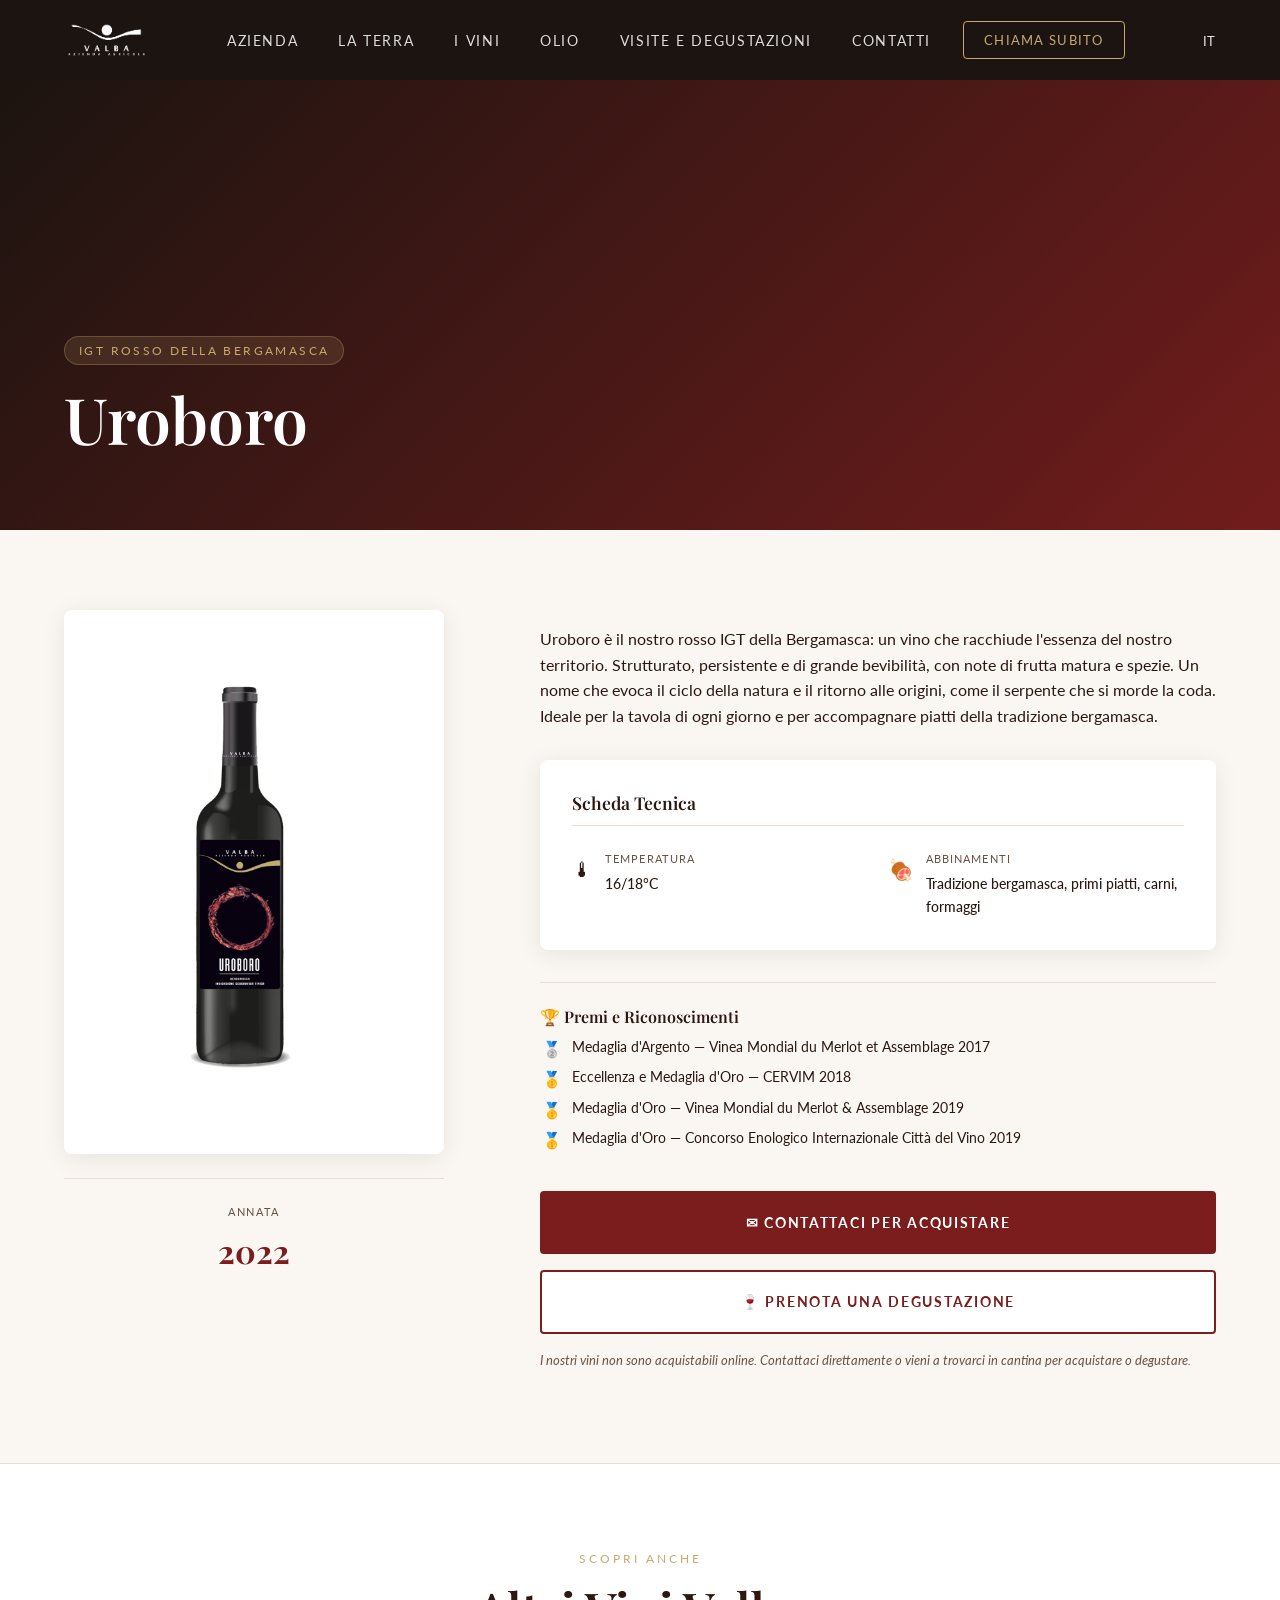
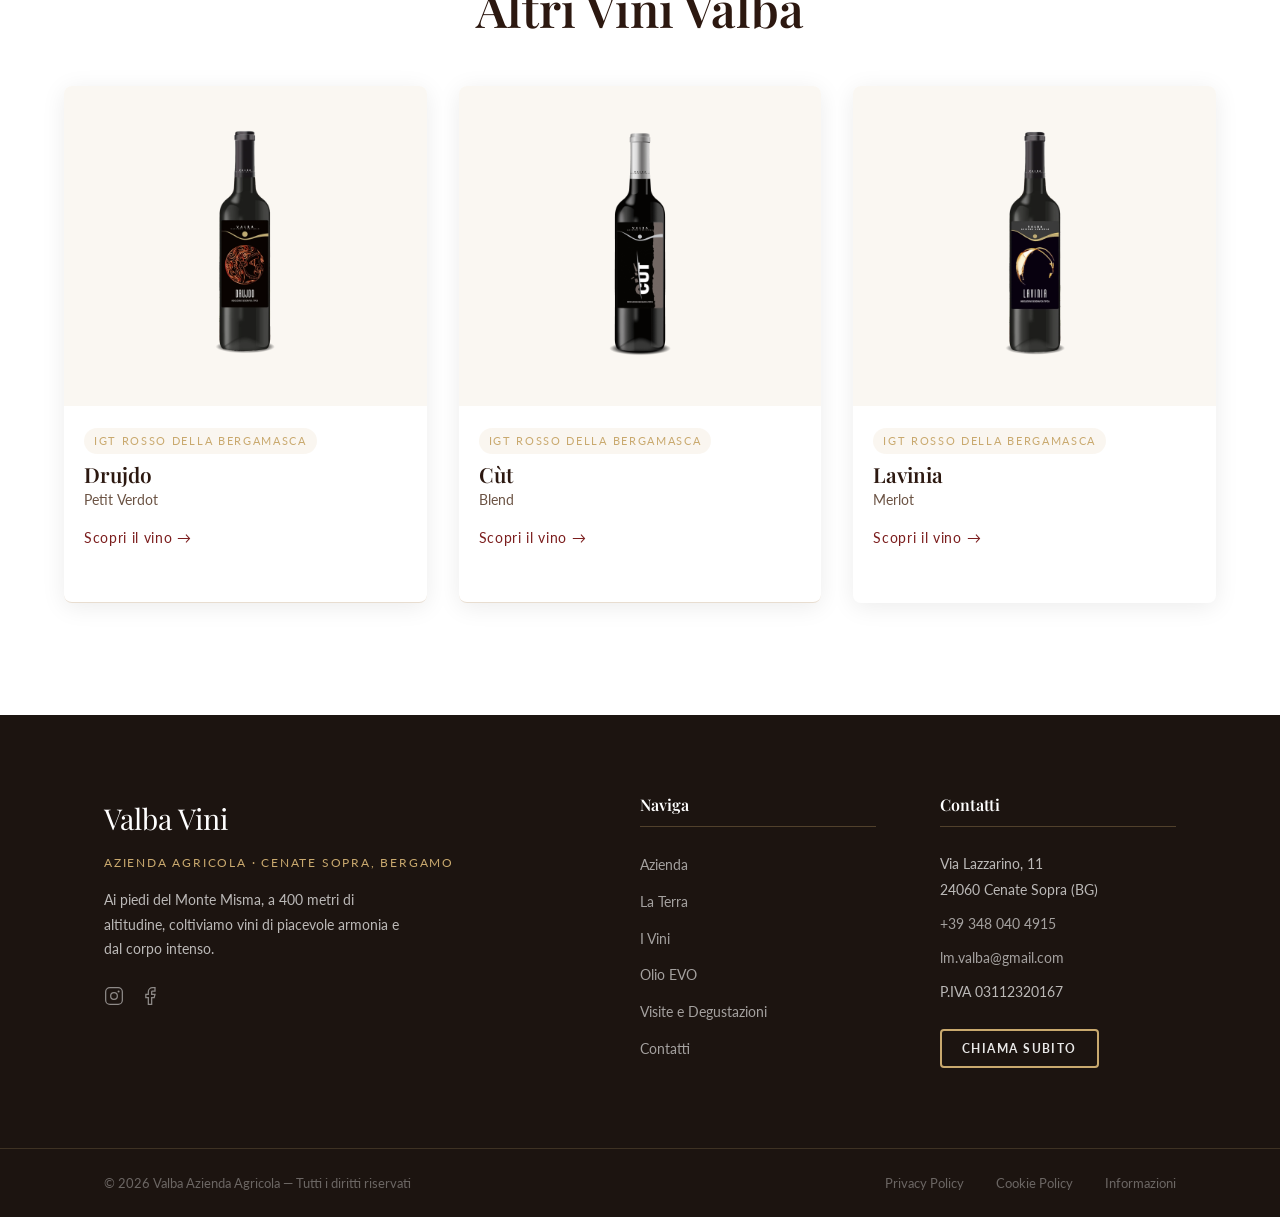
<file: vini/uroboro.html>
<!DOCTYPE html>
<html lang="it">
<head>
	<meta charset="UTF-8">
	<meta name="viewport" content="width=device-width, initial-scale=1.0">
	<title>Uroboro Rosso IGT della bergamasca - Valba vini</title>
	<meta name="description" content="Ottenuto da uve surmature di Merlot e Cabernet Sauvignon. Rosso rubino intenso con riflessi violacei. 4 premi internazionali.">
	<link rel="preconnect" href="https://fonts.googleapis.com">
	<link rel="preconnect" href="https://fonts.gstatic.com" crossorigin>
	<link href="https://fonts.googleapis.com/css2?family=Lato:ital,wght@0,400;0,700;1,400&family=Playfair+Display:ital,wght@0,400;0,600;0,700;1,400&display=swap" rel="stylesheet">
	<link rel="stylesheet" href="../assets/css/main.css">
	<link rel="stylesheet" href="../assets/css/animations.css">
</head>
<body>

<header id="site-header" class="site-header" role="banner">
	<div class="header-inner">
		<a href="../index.html" class="site-logo" rel="home">
		<img src="../assets/images/logo-valba.png" alt="Valba Vini — Azienda Agricola" class="site-logo__img">
	</a>
		<nav class="main-nav" aria-label="Menu principale">
			<ul class="nav-list">
				<li><a href="../azienda.html">Azienda</a></li>
				<li><a href="../la-terra.html">La Terra</a></li>
				<li><a href="../index.html#i-vini">I Vini</a></li>
				<li><a href="../index.html#olio">Olio</a></li>
				<li><a href="../visite-degustazioni.html">Visite e Degustazioni</a></li>
				<li><a href="../contatti.html">Contatti</a></li>
			</ul>
			<a href="tel:+393480404915" class="header-cta">Chiama Subito</a>
		</nav>
		<div class="header-actions">
			<div class="lang-switcher" role="group" aria-label="Selezione lingua">
				<span class="lang-current">IT</span>
				<ul class="lang-list">
					<li><a href="#" hreflang="it" class="active" aria-current="true">IT</a></li>
					<li><a href="#" hreflang="en">EN</a></li>
					<li><a href="#" hreflang="de">DE</a></li>
					<li><a href="#" hreflang="es">ES</a></li>
				</ul>
			</div>
			<button type="button" class="hamburger" aria-expanded="false" aria-controls="main-nav" aria-label="Apri menu">
				<span class="hamburger-line"></span>
				<span class="hamburger-line"></span>
				<span class="hamburger-line"></span>
			</button>
		</div>
	</div>
</header>
<div class="header-spacer"></div>

<main class="single-vino">
	<section class="vino-hero">
		<div class="vino-hero__overlay"></div>
		<div class="vino-hero__content">
			<span class="vino-hero__tipo">IGT Rosso della Bergamasca</span>
			<h1 class="vino-hero__title">Uroboro</h1>
		</div>
	</section>
	<section class="vino-main">
		<div class="vino-main__container">
			<div class="vino-main__visual">
				<div class="vino-main__image-wrap">
					<img src="../assets/images/vini/uroboro.webp" alt="Uroboro Valba Vini" loading="eager" onerror="this.style.display='none'; this.nextElementSibling.style.display='flex';">
					<div class="vino-main__image-placeholder" style="display:none;"><span>🍷</span></div>
				</div>
				<div class="vino-main__annata">
					<span class="vino-main__annata-label">Annata</span>
					<span class="vino-main__annata-year">2022</span>
				</div>
			</div>
			<div class="vino-main__info">
				<div class="vino-main__descrizione">
					<p>Uroboro è il nostro rosso IGT della Bergamasca: un vino che racchiude l'essenza del nostro territorio. Strutturato, persistente e di grande bevibilità, con note di frutta matura e spezie. Un nome che evoca il ciclo della natura e il ritorno alle origini, come il serpente che si morde la coda. Ideale per la tavola di ogni giorno e per accompagnare piatti della tradizione bergamasca.</p>
				</div>
				<div class="vino-scheda">
					<h3 class="vino-scheda__title">Scheda Tecnica</h3>
					<div class="vino-scheda__grid">
						<div class="vino-scheda__item">
							<span class="vino-scheda__icon">🌡</span>
							<div>
								<span class="vino-scheda__label">Temperatura</span>
								<span class="vino-scheda__value">16/18°C</span>
							</div>
						</div>
						<div class="vino-scheda__item">
							<span class="vino-scheda__icon">🍖</span>
							<div>
								<span class="vino-scheda__label">Abbinamenti</span>
								<span class="vino-scheda__value">Tradizione bergamasca, primi piatti, carni, formaggi</span>
							</div>
						</div>
					</div>
				</div>
				<div class="vino-premi">
					<h4 class="vino-premi__title">🏆 Premi e Riconoscimenti</h4>
					<ul class="vino-premi__list">
						<li><span>🥈</span><span>Medaglia d'Argento — Vinea Mondial du Merlot et Assemblage 2017</span></li>
						<li><span>🥇</span><span>Eccellenza e Medaglia d'Oro — CERVIM 2018</span></li>
						<li><span>🥇</span><span>Medaglia d'Oro — Vinea Mondial du Merlot & Assemblage 2019</span></li>
						<li><span>🥇</span><span>Medaglia d'Oro — Concorso Enologico Internazionale Città del Vino 2019</span></li>
					</ul>
				</div>
				<div class="vino-main__cta">
					<a href="../contatti.html" class="btn btn--primary btn--lg">✉ Contattaci per Acquistare</a>
					<a href="../visite-degustazioni.html" class="btn btn--outline btn--lg">🍷 Prenota una Degustazione</a>
				</div>
				<p class="vino-main__nota">I nostri vini non sono acquistabili online. Contattaci direttamente o vieni a trovarci in cantina per acquistare o degustare.</p>
			</div>
		</div>
	</section>
	<section class="vini-correlati">
		<div class="vini-correlati__header">
			<span class="section-eyebrow">Scopri Anche</span>
			<h2>Altri Vini Valba</h2>
		</div>
		<div class="vini-correlati__grid">
			<article class="wine-card reveal">
				<div class="wine-card__image">
					<img src="../assets/images/vini/drujdo.webp" alt="Drujdo" loading="lazy" onerror="this.style.display='none'; this.nextElementSibling.style.display='flex';">
					<div class="wine-card__placeholder" style="display:none;">🍷</div>
				</div>
				<div class="wine-card__body">
					<span class="wine-card__tag">IGT Rosso della Bergamasca</span>
					<h3 class="wine-card__title">Drujdo</h3>
					<p class="wine-card__grape">Petit Verdot</p>
					<a href="drujdo.html" class="wine-card__link">Scopri il vino →</a>
				</div>
			</article>
			<article class="wine-card reveal">
				<div class="wine-card__image">
					<img src="../assets/images/vini/cut.png" alt="Cùt" loading="lazy" onerror="this.style.display='none'; this.nextElementSibling.style.display='flex';">
					<div class="wine-card__placeholder" style="display:none;">🍷</div>
				</div>
				<div class="wine-card__body">
					<span class="wine-card__tag">IGT Rosso della Bergamasca</span>
					<h3 class="wine-card__title">Cùt</h3>
					<p class="wine-card__grape">Blend</p>
					<a href="cut.html" class="wine-card__link">Scopri il vino →</a>
				</div>
			</article>
			<article class="wine-card reveal">
				<div class="wine-card__image">
					<img src="../assets/images/vini/lavinia.webp" alt="Lavinia" loading="lazy" onerror="this.style.display='none'; this.nextElementSibling.style.display='flex';">
					<div class="wine-card__placeholder" style="display:none;">🍷</div>
				</div>
				<div class="wine-card__body">
					<span class="wine-card__tag">IGT Rosso della Bergamasca</span>
					<h3 class="wine-card__title">Lavinia</h3>
					<p class="wine-card__grape">Merlot</p>
					<a href="lavinia.html" class="wine-card__link">Scopri il vino →</a>
				</div>
			</article>
		</div>
	</section>
</main>

<footer class="site-footer">
	<div class="site-footer__main">
		<div class="site-footer__brand">
			<a href="../index.html" class="site-footer__logo">Valba Vini</a>
			<p class="site-footer__tagline">Azienda Agricola · Cenate Sopra, Bergamo</p>
			<p class="site-footer__desc">Ai piedi del Monte Misma, a 400 metri di altitudine, coltiviamo vini di piacevole armonia e dal corpo intenso.</p>
			<div class="site-footer__social">
				<a href="#" aria-label="Instagram" class="site-footer__social-link"><svg width="20" height="20" viewBox="0 0 24 24" fill="none" stroke="currentColor" stroke-width="1.5"><rect x="2" y="2" width="20" height="20" rx="5" ry="5"/><circle cx="12" cy="12" r="4"/><circle cx="17.5" cy="6.5" r="0.5" fill="currentColor"/></svg></a>
				<a href="#" aria-label="Facebook" class="site-footer__social-link"><svg width="20" height="20" viewBox="0 0 24 24" fill="none" stroke="currentColor" stroke-width="1.5"><path d="M18 2h-3a5 5 0 0 0-5 5v3H7v4h3v8h4v-8h3l1-4h-4V7a1 1 0 0 1 1-1h3z"/></svg></a>
			</div>
		</div>
		<div class="site-footer__nav">
			<h4>Naviga</h4>
			<ul>
				<li><a href="../azienda.html">Azienda</a></li>
				<li><a href="../la-terra.html">La Terra</a></li>
				<li><a href="../index.html#i-vini">I Vini</a></li>
				<li><a href="../index.html#olio">Olio EVO</a></li>
				<li><a href="../visite-degustazioni.html">Visite e Degustazioni</a></li>
				<li><a href="../contatti.html">Contatti</a></li>
			</ul>
		</div>
		<div class="site-footer__contact">
			<h4>Contatti</h4>
			<address>
				<p>Via Lazzarino, 11<br>24060 Cenate Sopra (BG)</p>
				<p><a href="tel:+393480404915">+39 348 040 4915</a></p>
				<p><a href="mailto:lm.valba@gmail.com">lm.valba@gmail.com</a></p>
				<p>P.IVA 03112320167</p>
			</address>
			<a href="tel:+393480404915" class="btn btn--outline btn--sm">Chiama Subito</a>
		</div>
	</div>
	<div class="site-footer__bottom">
		<div class="site-footer__bottom-inner">
			<p>© 2026 Valba Azienda Agricola — Tutti i diritti riservati</p>
			<ul class="site-footer__legal">
				<li><a href="../privacy-policy.html">Privacy Policy</a></li>
				<li><a href="../cookie-policy.html">Cookie Policy</a></li>
				<li><a href="../informazioni.html">Informazioni</a></li>
			</ul>
		</div>
	</div>
</footer>
<script src="../assets/js/main.js" defer></script>
</body>
</html>
</file>
<file: assets/css/main.css>
/**
 * Valba Vini – Design system e stili principali
 * Mobile-first, solo custom properties – no framework
 */

:root {
  --color-primary:    #7B1D1D;
  --color-secondary:  #9B2335;
  --color-bg:         #FAF7F2;
  --color-bg-dark:    #1C1410;
  --color-text:       #2C1810;
  --color-text-light: #6B5344;
  --color-gold:       #C9A96E;
  --color-border:     #E8DDD0;
  --font-heading:     'Playfair Display', Georgia, serif;
  --font-body:        'Lato', sans-serif;
  --radius:           4px;
  --transition:       0.3s ease;
  --shadow:           0 4px 24px rgba(0,0,0,0.08);
  --shadow-hover:     0 12px 40px rgba(0,0,0,0.15);
}

/* Reset essenziale */
*,
*::before,
*::after {
  box-sizing: border-box;
}

html {
  scroll-behavior: smooth;
}

body {
  margin: 0;
  font-family: var(--font-body);
  font-size: 1rem;
  line-height: 1.6;
  color: var(--color-text);
  background-color: var(--color-bg);
  -webkit-font-smoothing: antialiased;
}

img {
  max-width: 100%;
  height: auto;
  display: block;
}

a {
  color: var(--color-primary);
  transition: color var(--transition);
}

a:hover {
  color: var(--color-secondary);
}

/* Layout base */
.site-header {
  background-color: var(--color-bg);
  border-bottom: 1px solid var(--color-border);
}

/* ========== HEADER ========== */
.site-header {
  position: fixed;
  top: 0;
  left: 0;
  right: 0;
  z-index: 1000;
  padding: 0 5%;
  height: 80px;
  display: flex;
  align-items: center;
  justify-content: space-between;
  transition: background 0.4s ease, box-shadow 0.4s ease;
  background: transparent;
  border-bottom: none;
}

.site-header.scrolled {
  background: var(--color-bg-dark);
  box-shadow: 0 2px 20px rgba(0, 0, 0, 0.3);
}

.header-inner {
  width: 100%;
  display: flex;
  align-items: center;
  justify-content: space-between;
}

.site-logo {
  font-family: var(--font-heading);
  font-size: 1.6rem;
  color: #fff;
  letter-spacing: 0.05em;
  text-decoration: none;
  transition: color var(--transition);
}

.site-logo:hover {
  color: var(--color-gold);
}

.site-logo__img {
  height: 60px;
  width: auto;
  object-fit: contain;
  filter: brightness(0) invert(1);
  transition: opacity var(--transition);
}
.site-logo:hover .site-logo__img {
  opacity: 0.85;
}

/* Su mobile riduci logo */
@media (max-width: 768px) {
  .site-logo__img {
    height: 45px;
  }
}

/* Nav desktop */
.main-nav {
  display: none;
}

.nav-list {
  list-style: none;
  margin: 0;
  padding: 0;
  display: flex;
  align-items: center;
  gap: 2.5rem;
}

.nav-list a {
  color: rgba(255, 255, 255, 0.85);
  font-family: var(--font-body);
  font-size: 0.85rem;
  letter-spacing: 0.12em;
  text-transform: uppercase;
  text-decoration: none;
  position: relative;
  transition: color var(--transition);
}

.nav-list a::after {
  content: '';
  position: absolute;
  left: 0;
  bottom: -4px;
  width: 100%;
  height: 1px;
  background: var(--color-gold);
  transform: scaleX(0);
  transform-origin: right;
  transition: transform 0.3s ease;
}

.nav-list a:hover {
  color: var(--color-gold);
}

.nav-list a:hover::after {
  transform: scaleX(1);
  transform-origin: left;
}

.main-nav .header-cta {
  margin-left: 2rem;
  border: 1px solid var(--color-gold);
  color: var(--color-gold);
  padding: 8px 20px;
  border-radius: var(--radius);
  font-size: 0.8rem;
  letter-spacing: 0.1em;
  text-decoration: none;
  text-transform: uppercase;
  transition: background 0.3s ease, color 0.3s ease;
}

.main-nav .header-cta:hover {
  background: var(--color-gold);
  color: var(--color-bg-dark);
}

/* Lang switcher – segnaposto */
.header-actions {
  display: flex;
  align-items: center;
  gap: 1rem;
}

.lang-switcher {
  position: relative;
}

.lang-current {
  font-family: var(--font-body);
  font-size: 0.8rem;
  color: rgba(255, 255, 255, 0.9);
  letter-spacing: 0.05em;
  cursor: default;
}

.lang-list {
  display: none;
  list-style: none;
  margin: 0;
  padding: 0;
  position: absolute;
  top: 100%;
  right: 0;
  margin-top: 4px;
  background: var(--color-bg-dark);
  border: 1px solid var(--color-border);
  border-radius: var(--radius);
  min-width: 3rem;
}

@media (min-width: 769px) {
  .lang-switcher:hover .lang-list {
    display: block;
  }
}

.lang-list a {
  display: block;
  padding: 6px 12px;
  color: rgba(255, 255, 255, 0.85);
  font-size: 0.8rem;
  text-decoration: none;
}

.lang-list a:hover,
.lang-list a.active {
  color: var(--color-gold);
}

/* Hamburger */
.hamburger {
  display: flex;
  flex-direction: column;
  justify-content: center;
  gap: 6px;
  width: 32px;
  height: 32px;
  padding: 0;
  border: none;
  background: transparent;
  cursor: pointer;
  z-index: 1001;
}

.hamburger-line {
  display: block;
  width: 100%;
  height: 2px;
  background: #fff;
  border-radius: 1px;
  transition: transform 0.3s ease, opacity 0.3s ease;
}

.site-header.nav-open .hamburger-line:nth-child(1) {
  transform: translateY(8px) rotate(45deg);
}

.site-header.nav-open .hamburger-line:nth-child(2) {
  opacity: 0;
}

.site-header.nav-open .hamburger-line:nth-child(3) {
  transform: translateY(-8px) rotate(-45deg);
}

/* Spacer per fixed header */
.header-spacer {
  height: 80px;
  background: var(--color-bg-dark);
}

/* Mobile: menu fullscreen overlay */
@media (max-width: 768px) {
  .main-nav {
    display: block;
    position: fixed;
    top: 0;
    left: 0;
    right: 0;
    bottom: 0;
    background: var(--color-bg-dark);
    z-index: 999;
    padding: 100px 5% 2rem;
    opacity: 0;
    visibility: hidden;
    transition: opacity 0.3s ease, visibility 0.3s ease;
    overflow-y: auto;
  }

  .site-header.nav-open .main-nav {
    opacity: 1;
    visibility: visible;
  }

  .nav-list {
    flex-direction: column;
    gap: 2rem;
    align-items: center;
    justify-content: center;
    min-height: 50vh;
  }

  .nav-list a {
    font-size: 1.4rem;
    color: rgba(255, 255, 255, 0.9);
  }

  .main-nav .header-cta {
    margin-left: 0;
    margin-top: 2rem;
    display: block;
    text-align: center;
  }

  .lang-switcher {
    display: none;
  }
}

/* Desktop: nascondi hamburger, mostra nav */
@media (min-width: 769px) {
  .hamburger {
    display: none;
  }

  .main-nav {
    display: flex;
    align-items: center;
    position: static;
    background: transparent;
    padding: 0;
    opacity: 1;
    visibility: visible;
  }

  .site-header.nav-open .main-nav {
    opacity: 1;
    visibility: visible;
  }

  .nav-list {
    flex-direction: row;
    gap: 2.5rem;
    min-height: auto;
  }

  .nav-list a {
    font-size: 0.85rem;
  }
}

.site-main {
  min-height: 40vh;
  padding: 1.5rem 1rem;
}

/* ========== FRONT PAGE – HERO ========== */
.hero {
  height: 100vh;
  min-height: 700px;
  position: relative;
  display: flex;
  align-items: center;
  overflow: hidden;
}

.hero__bg {
  position: absolute;
  inset: 0;
  background-color: var(--color-bg-dark);
  background-image:
    linear-gradient(
      to bottom,
      rgba(28, 20, 16, 0.45) 0%,
      rgba(28, 20, 16, 0.75) 60%,
      rgba(28, 20, 16, 0.92) 100%
    ),
    url('../images/hero-vineyard.svg') center/cover no-repeat;
}

.hero__content {
  position: relative;
  z-index: 2;
  max-width: 800px;
  margin: 0 auto;
  padding: 0 5%;
  text-align: center;
  color: #fff;
}

.hero__eyebrow {
  display: block;
  font-family: var(--font-body);
  font-size: 0.8rem;
  letter-spacing: 0.25em;
  text-transform: uppercase;
  color: var(--color-gold);
  margin-bottom: 1.5rem;
  opacity: 0;
  animation: fadeInUp 0.8s ease 0.3s forwards;
}

.hero__title {
  font-family: var(--font-heading);
  font-size: clamp(3rem, 7vw, 6rem);
  font-weight: 700;
  line-height: 1.1;
  margin-bottom: 1.5rem;
  opacity: 0;
  animation: fadeInUp 0.8s ease 0.6s forwards;
}

.hero__subtitle {
  font-family: var(--font-body);
  font-size: clamp(1rem, 1.8vw, 1.2rem);
  line-height: 1.8;
  color: rgba(255, 255, 255, 0.8);
  max-width: 560px;
  margin: 0 auto 2.5rem;
  opacity: 0;
  animation: fadeInUp 0.8s ease 0.9s forwards;
}

.hero__cta {
  display: flex;
  gap: 1rem;
  justify-content: center;
  flex-wrap: wrap;
  opacity: 0;
  animation: fadeInUp 0.8s ease 1.1s forwards;
}

.hero__scroll-indicator {
  position: absolute;
  bottom: 2rem;
  left: 50%;
  transform: translateX(-50%);
  z-index: 2;
}

.hero__scroll-indicator span {
  display: block;
  width: 1px;
  height: 60px;
  background: linear-gradient(to bottom, transparent, var(--color-gold));
  margin: 0 auto;
  animation: scrollLine 1.5s ease infinite;
}

/* BOTTONI GLOBALI */
.btn {
  display: inline-block;
  padding: 14px 32px;
  font-family: var(--font-body);
  font-size: 0.85rem;
  letter-spacing: 0.12em;
  text-transform: uppercase;
  text-decoration: none;
  border-radius: var(--radius);
  transition: all var(--transition);
  cursor: pointer;
}

/* BOTTONE PRIMARIO — Contattaci */
.btn--primary {
  background: var(--color-primary);
  color: #FFFFFF;
  border: 2px solid var(--color-primary);
  font-weight: 700;
  letter-spacing: 0.12em;
  text-shadow: none;
}

.btn--primary:hover {
  background: #5A1010;
  border-color: #5A1010;
  color: #FFFFFF;
  transform: translateY(-2px);
  box-shadow: var(--shadow-hover);
}

/* BOTTONE OUTLINE — Prenota degustazione */
.btn--outline {
  background: transparent;
  color: var(--color-primary);
  border: 2px solid var(--color-primary);
  font-weight: 700;
  letter-spacing: 0.12em;
}

.btn--outline:hover {
  background: var(--color-primary);
  color: #FFFFFF;
  border-color: var(--color-primary);
  transform: translateY(-2px);
  box-shadow: var(--shadow-hover);
}

/* ========== SECTION EYEBROW (globale, riusabile ovunque) ========== */
.section-eyebrow {
  display: inline-block;
  font-family: var(--font-body);
  font-size: 0.75rem;
  letter-spacing: 0.25em;
  text-transform: uppercase;
  color: var(--color-gold);
  margin-bottom: 0.75rem;
}

/* ========== INTRO AZIENDA ========== */
.intro {
  background: var(--color-bg);
  padding: 80px 5%;
}

.intro__container {
  max-width: 1200px;
  margin: 0 auto;
  display: grid;
  gap: 3rem;
}

.intro__text h2 {
  font-family: var(--font-heading);
  color: var(--color-text);
  font-size: clamp(2rem, 4vw, 3rem);
  margin-bottom: 1rem;
}

.intro__text p {
  color: var(--color-text-light);
  line-height: 1.8;
  margin-bottom: 1.5rem;
}

.intro__visual {
  position: relative;
  width: 100%;
}

.intro__image-frame {
  width: 100%;
  height: 520px;
  border-radius: 8px;
  overflow: hidden;
  box-shadow: var(--shadow);
  background: var(--color-bg);
}

.intro__image-frame img {
  width: 100%;
  height: 100%;
  object-fit: cover;
  object-position: center;
  display: block;
}

.intro__stat {
  margin-top: 1rem;
}

.intro__stat-number {
  font-family: var(--font-heading);
  font-size: 3rem;
  color: var(--color-primary);
  display: block;
}

.intro__stat-label {
  font-size: 0.9rem;
  color: var(--color-text-light);
}

@media (min-width: 769px) {
  .intro {
    padding: 120px 5%;
  }

  .intro__container {
    grid-template-columns: 55% 1fr;
    gap: 6rem;
    align-items: center;
  }
}

/* ========== VALORI ========== */
.values {
  background: var(--color-bg-dark);
  padding: 100px 5%;
}

.values__container {
  max-width: 1200px;
  margin: 0 auto;
  display: grid;
  gap: 2rem;
}

.values__item {
  text-align: center;
  padding: 2rem 1rem;
}

.values__icon {
  font-size: 2.5rem;
  margin-bottom: 1rem;
}

.values__item h3 {
  font-family: var(--font-heading);
  color: #fff;
  font-size: 1.5rem;
  margin-bottom: 0.5rem;
}

.values__item p {
  color: rgba(255, 255, 255, 0.65);
  line-height: 1.8;
  margin: 0;
}

@media (min-width: 769px) {
  .values__container {
    grid-template-columns: repeat(3, 1fr);
    gap: 0;
  }

  .values__item {
    padding: 3rem 2rem;
    border-right: 1px solid rgba(201, 169, 110, 0.3);
  }

  .values__item:last-child {
    border-right: none;
  }
}

/* ========== WINES PREVIEW ========== */
.wines-preview {
  background: var(--color-bg);
  padding: 80px 5%;
}

.wines-preview__header {
  text-align: center;
  margin-bottom: 3rem;
}

.wines-preview__header h2 {
  font-family: var(--font-heading);
  color: var(--color-text);
  font-size: clamp(2rem, 4vw, 3rem);
  margin: 0;
}

.wines-preview__grid {
  max-width: 1200px;
  margin: 0 auto;
  display: grid;
  grid-template-columns: 1fr;
  gap: 2rem;
}

.wine-card {
  background: #fff;
  border-radius: 8px;
  overflow: hidden;
  box-shadow: var(--shadow);
  transition: transform var(--transition), box-shadow var(--transition);
}

.wine-card:hover {
  transform: translateY(-8px);
  box-shadow: var(--shadow-hover);
}

.wine-card__image {
  height: 320px;
  overflow: hidden;
  background: var(--color-bg);
}

.wine-card__image img {
  width: 100%;
  height: 100%;
  object-fit: contain;
  padding: 20px;
  transition: transform 0.5s ease;
}

.wine-card:hover .wine-card__image img {
  transform: scale(1.05);
}

.wine-card__body {
  padding: 1.25rem;
}

.wine-card__tag {
  display: inline-block;
  font-size: 0.7rem;
  letter-spacing: 0.15em;
  text-transform: uppercase;
  color: var(--color-gold);
  background: rgba(201, 169, 110, 0.1);
  padding: 4px 10px;
  border-radius: 20px;
  margin-bottom: 0.5rem;
}

.wine-card__title {
  font-family: var(--font-heading);
  font-size: 1.3rem;
  color: var(--color-text);
  margin: 0 0 0.25rem;
}

.wine-card__grape {
  font-size: 0.85rem;
  color: var(--color-text-light);
  margin: 0 0 0.75rem;
}

.wine-card__link {
  color: var(--color-primary);
  font-size: 0.85rem;
  letter-spacing: 0.05em;
  text-decoration: none;
  transition: color var(--transition);
}

.wine-card__link:hover {
  color: var(--color-secondary);
}

.wine-card__awards {
  display: flex;
  gap: 0.3rem;
  flex-wrap: wrap;
  margin-top: 0.5rem;
}

.wine-card__award-badge {
  font-size: 0.65rem;
  letter-spacing: 0.08em;
  color: var(--color-gold);
  background: rgba(201,169,110,0.1);
  border: 1px solid rgba(201,169,110,0.25);
  padding: 2px 8px;
  border-radius: 20px;
  white-space: nowrap;
}

.wine-card__placeholder {
  height: 100%;
  min-height: 320px;
  display: flex;
  align-items: center;
  justify-content: center;
  font-size: 4rem;
  opacity: 0.25;
  background: var(--color-bg);
}

@media (min-width: 600px) {
  .wines-preview__grid {
    grid-template-columns: repeat(2, 1fr);
  }
}

@media (min-width: 992px) {
  .wines-preview {
    padding: 120px 5%;
  }

  .wines-preview__grid {
    grid-template-columns: repeat(3, 1fr);
  }
}

/* ========== SINGLE VINO ========== */
.vino-hero {
  height: 50vh;
  min-height: 400px;
  position: relative;
  display: flex;
  align-items: flex-end;
  padding: 0 5% 4rem;
  background: var(--color-bg-dark);
  overflow: hidden;
}

.vino-hero__overlay {
  position: absolute;
  inset: 0;
  background: linear-gradient(135deg, var(--color-bg-dark) 0%, var(--color-primary) 100%);
  opacity: 0.9;
}

.vino-hero__content {
  position: relative;
  z-index: 2;
  max-width: 1200px;
  width: 100%;
  margin: 0 auto;
}

.vino-hero__tipo {
  display: inline-block;
  font-size: 0.75rem;
  letter-spacing: 0.2em;
  text-transform: uppercase;
  color: var(--color-gold);
  background: rgba(201, 169, 110, 0.15);
  border: 1px solid rgba(201, 169, 110, 0.3);
  padding: 4px 14px;
  border-radius: 20px;
  margin-bottom: 1rem;
}

.vino-hero__title {
  font-family: var(--font-heading);
  font-size: clamp(2.5rem, 5vw, 4.5rem);
  color: #fff;
  margin-bottom: 0.5rem;
}

.vino-hero__vitigno {
  color: rgba(255, 255, 255, 0.65);
  font-size: 1.1rem;
  font-style: italic;
}

.vino-main {
  background: var(--color-bg);
  padding: 80px 5%;
}

.vino-main__container {
  max-width: 1200px;
  margin: 0 auto;
  display: grid;
  grid-template-columns: 380px 1fr;
  gap: 6rem;
  align-items: start;
}

.vino-main__image-wrap {
  position: sticky;
  top: 100px;
  background: #fff;
  border-radius: 8px;
  padding: 2rem;
  box-shadow: var(--shadow);
  text-align: center;
}

.vino-main__image-wrap img {
  max-height: 480px;
  width: auto;
  max-width: 100%;
  object-fit: contain;
}

.vino-main__image-placeholder {
  height: 400px;
  display: flex;
  align-items: center;
  justify-content: center;
  font-size: 6rem;
  opacity: 0.3;
}

.vino-main__annata {
  margin-top: 1.5rem;
  padding-top: 1.5rem;
  border-top: 1px solid var(--color-border);
  display: flex;
  flex-direction: column;
  align-items: center;
  gap: 0.25rem;
}

.vino-main__annata-label {
  font-size: 0.7rem;
  letter-spacing: 0.15em;
  text-transform: uppercase;
  color: var(--color-text-light);
}

.vino-main__annata-year {
  font-family: var(--font-heading);
  font-size: 2rem;
  color: var(--color-primary);
  font-weight: 700;
}

.vino-scheda {
  background: #fff;
  border-radius: 8px;
  padding: 2rem;
  margin: 2rem 0;
  box-shadow: var(--shadow);
}

.vino-scheda__title {
  font-family: var(--font-heading);
  font-size: 1.1rem;
  color: var(--color-text);
  margin-bottom: 1.5rem;
  padding-bottom: 0.75rem;
  border-bottom: 1px solid var(--color-border);
}

.vino-scheda__grid {
  display: grid;
  grid-template-columns: 1fr 1fr;
  gap: 1.2rem;
}

.vino-scheda__item {
  display: flex;
  gap: 0.75rem;
  align-items: flex-start;
}

.vino-scheda__icon {
  font-size: 1.3rem;
  flex-shrink: 0;
  margin-top: 2px;
}

.vino-scheda__label {
  display: block;
  font-size: 0.7rem;
  letter-spacing: 0.1em;
  text-transform: uppercase;
  color: var(--color-text-light);
  margin-bottom: 0.2rem;
}

.vino-scheda__value {
  display: block;
  font-size: 0.9rem;
  color: var(--color-text);
  font-weight: 500;
}

.vino-main__cta {
  display: flex;
  flex-direction: column;
  gap: 1rem;
  margin-top: 2.5rem;
}

/* FIX SPECIFICO per i bottoni nelle schede vino .vino-main__cta */
.vino-main__cta .btn--primary {
  background: var(--color-primary);
  color: #FFFFFF !important;
  border: 2px solid var(--color-primary);
  padding: 18px 36px;
  font-size: 0.9rem;
  font-weight: 700;
  display: flex;
  align-items: center;
  justify-content: center;
  gap: 0.5rem;
  width: 100%;
  text-decoration: none;
}

.vino-main__cta .btn--outline {
  background: #FFFFFF;
  color: var(--color-primary) !important;
  border: 2px solid var(--color-primary);
  padding: 18px 36px;
  font-size: 0.9rem;
  font-weight: 700;
  display: flex;
  align-items: center;
  justify-content: center;
  gap: 0.5rem;
  width: 100%;
  text-decoration: none;
}

.vino-main__cta .btn--outline:hover {
  background: var(--color-primary);
  color: #FFFFFF !important;
}

.btn--lg {
  padding: 16px 36px;
  font-size: 0.9rem;
  text-align: center;
}

.vino-main__nota {
  margin-top: 1rem;
  font-size: 0.8rem;
  color: var(--color-text-light);
  font-style: italic;
  line-height: 1.6;
}

.vino-premi {
  margin-top: 1.5rem;
  padding-top: 1.5rem;
  border-top: 1px solid var(--color-border);
}

.vino-premi__title {
  font-family: var(--font-heading);
  font-size: 1rem;
  color: var(--color-text);
  margin: 0 0 0.75rem 0;
}

.vino-premi__list {
  list-style: none;
  margin: 0;
  padding: 0;
  display: flex;
  flex-direction: column;
  gap: 0.5rem;
}

.vino-premi__list li {
  display: flex;
  align-items: flex-start;
  gap: 0.5rem;
  font-size: 0.85rem;
  color: var(--color-text);
  line-height: 1.4;
}

.vino-premi__list li span:first-child {
  font-size: 1rem;
  flex-shrink: 0;
  width: 1.5rem;
  text-align: center;
}

.vini-correlati {
  background: #fff;
  padding: 80px 5%;
  border-top: 1px solid var(--color-border);
}

.vini-correlati__header {
  text-align: center;
  margin-bottom: 3rem;
}

.vini-correlati__header h2 {
  font-family: var(--font-heading);
  color: var(--color-text);
  font-size: clamp(2rem, 4vw, 3rem);
  margin: 0;
}

.vini-correlati__grid {
  max-width: 1200px;
  margin: 0 auto;
  display: grid;
  grid-template-columns: repeat(3, 1fr);
  gap: 2rem;
}

@media (max-width: 768px) {
  .vino-main__container {
    grid-template-columns: 1fr;
    gap: 2rem;
  }

  .vino-main__image-wrap {
    position: static;
  }

  .vino-scheda__grid {
    grid-template-columns: 1fr;
  }

  .vini-correlati__grid {
    grid-template-columns: 1fr;
  }

  .vino-main__cta .btn {
    width: 100%;
  }
}

/* ========== OLIO EVO ========== */
.olio {
  background: var(--color-bg);
  padding: 120px 5%;
  position: relative;
  overflow: hidden;
}

.olio::before {
  content: '';
  position: absolute;
  inset: 0;
  background-image: url("data:image/svg+xml,%3Csvg viewBox='0 0 200 200' xmlns='http://www.w3.org/2000/svg'%3E%3Cfilter id='n'%3E%3CfeTurbulence type='fractalNoise' baseFrequency='0.9' numOctaves='4' stitchTiles='stitch'/%3E%3C/filter%3E%3Crect width='100%25' height='100%25' filter='url(%23n)' opacity='0.03'/%3E%3C/svg%3E");
  pointer-events: none;
}

.olio__container {
  position: relative;
  z-index: 1;
  max-width: 1200px;
  margin: 0 auto;
  display: grid;
  grid-template-columns: 45% 55%;
  gap: 6rem;
  align-items: center;
}

.olio__visual {
  position: relative;
}

.olio__image-wrap {
  position: relative;
  aspect-ratio: 3 / 4;
  overflow: hidden;
  border-radius: var(--radius);
  box-shadow: var(--shadow);
}

.olio__image-wrap img {
  width: 100%;
  height: 100%;
  object-fit: cover;
}

.olio__badge {
  position: absolute;
  bottom: -1.5rem;
  right: -1.5rem;
  width: 100px;
  height: 100px;
  border-radius: 50%;
  background: var(--color-primary);
  color: #fff;
  display: flex;
  flex-direction: column;
  align-items: center;
  justify-content: center;
  font-family: var(--font-heading);
  font-size: 1rem;
  font-weight: 700;
  line-height: 1.2;
  box-shadow: var(--shadow);
}

.olio__text h2 {
  font-family: var(--font-heading);
  color: var(--color-text);
  font-size: clamp(2rem, 4vw, 3rem);
  margin-bottom: 1rem;
}

.olio__desc {
  color: var(--color-text-light);
  line-height: 1.8;
  margin-bottom: 0;
}

.olio__features {
  list-style: none;
  padding: 0;
  margin: 2rem 0;
  display: flex;
  flex-direction: column;
  gap: 0.8rem;
}

.olio__features li {
  display: flex;
  align-items: center;
  gap: 0.8rem;
  font-size: 0.95rem;
  color: var(--color-text-light);
}

.olio__feature-icon {
  font-size: 1.2rem;
}

/* ========== VISITE E DEGUSTAZIONI ========== */
.visits {
  position: relative;
  min-height: 600px;
  display: flex;
  align-items: center;
  justify-content: center;
  text-align: center;
  padding: 120px 5%;
  background-color: var(--color-bg-dark);
  background-image:
    linear-gradient(rgba(28, 20, 16, 0.75), rgba(28, 20, 16, 0.85)),
    url('../images/cantina.svg') center/cover no-repeat;
  background-attachment: fixed;
  color: #fff;
}

.visits__content {
  position: relative;
  z-index: 2;
  max-width: 700px;
}

.visits__content h2 {
  font-family: var(--font-heading);
  font-size: clamp(2rem, 4vw, 3.5rem);
  color: #fff;
  margin-bottom: 1.5rem;
}

.visits__content > p {
  font-size: 1.1rem;
  line-height: 1.8;
  color: rgba(255, 255, 255, 0.75);
  margin-bottom: 2.5rem;
}

.visits__features {
  display: flex;
  justify-content: center;
  gap: 3rem;
  margin-bottom: 2.5rem;
  flex-wrap: wrap;
}

.visits__feature {
  display: flex;
  flex-direction: column;
  align-items: center;
  gap: 0.5rem;
}

.visits__feature span:first-child {
  font-size: 2rem;
}

.visits__feature p {
  font-size: 0.85rem;
  letter-spacing: 0.08em;
  color: var(--color-gold);
  margin: 0;
}

/* ========== CONTATTI RAPIDI ========== */
.contact-strip {
  background: var(--color-bg);
  padding: 120px 5%;
}

.contact-strip__container {
  max-width: 1200px;
  margin: 0 auto;
  display: grid;
  grid-template-columns: 1fr;
  gap: 3rem;
}

.contact-strip__info h2 {
  font-family: var(--font-heading);
  color: var(--color-text);
  font-size: clamp(2rem, 4vw, 3rem);
  margin-bottom: 1.5rem;
}

.contact-strip__list {
  list-style: none;
  padding: 0;
  margin: 0 0 1.5rem;
  display: flex;
  flex-direction: column;
  gap: 1.2rem;
}

.contact-strip__list li {
  display: flex;
  align-items: flex-start;
  gap: 0.75rem;
}

.contact-strip__icon {
  font-size: 1.2rem;
  flex-shrink: 0;
}

.contact-strip__list a {
  color: var(--color-primary);
  text-decoration: none;
  transition: color var(--transition);
}

.contact-strip__list a:hover {
  color: var(--color-secondary);
}

.contact-strip__map iframe {
  width: 100%;
  height: 400px;
  border: 0;
  border-radius: var(--radius);
  box-shadow: var(--shadow);
}

@media (min-width: 769px) {
  .contact-strip__container {
    grid-template-columns: 1fr 1fr;
    gap: 4rem;
  }
}

/* ========== PAGE HERO (pagine interne) ========== */
.page-hero {
  background: var(--color-bg-dark);
  padding: 160px 5% 80px;
  text-align: center;
  position: relative;
  overflow: hidden;
}

.page-hero::before {
  content: '';
  position: absolute;
  inset: 0;
  background: linear-gradient(135deg, rgba(123, 29, 29, 0.3) 0%, transparent 60%);
}

.page-hero__content {
  position: relative;
  z-index: 2;
  max-width: 700px;
  margin: 0 auto;
}

.page-hero h1 {
  font-family: var(--font-heading);
  font-size: clamp(2.5rem, 5vw, 4rem);
  color: #fff;
  margin: 0.5rem 0 1rem;
}

.page-hero p {
  color: rgba(255, 255, 255, 0.7);
  font-size: 1.1rem;
  line-height: 1.8;
}

/* ========== PAGINA CONTATTI ========== */
.contatti-main {
  background: var(--color-bg);
  padding: 80px 5%;
}

.contatti-main__container {
  max-width: 1200px;
  margin: 0 auto;
  display: grid;
  grid-template-columns: 1fr 420px;
  gap: 5rem;
  align-items: start;
}

.contatti-form-wrap h2 {
  font-family: var(--font-heading);
  font-size: 2rem;
  color: var(--color-text);
  margin-bottom: 0.5rem;
}

.contatti-form-wrap__desc {
  color: var(--color-text-light);
  margin-bottom: 2rem;
  font-size: 0.95rem;
}

.contatti-form {
  display: grid;
  grid-template-columns: 1fr 1fr;
  gap: 1.2rem;
}

.form-group {
  display: flex;
  flex-direction: column;
  gap: 0.4rem;
}

.form-group--full {
  grid-column: 1 / -1;
}

.form-group label {
  font-size: 0.8rem;
  letter-spacing: 0.08em;
  text-transform: uppercase;
  color: var(--color-text-light);
  font-weight: 600;
}

.form-group input,
.form-group select,
.form-group textarea {
  padding: 12px 16px;
  border: 1px solid var(--color-border);
  border-radius: var(--radius);
  font-family: var(--font-body);
  font-size: 0.95rem;
  color: var(--color-text);
  background: #fff;
  transition: border-color var(--transition), box-shadow var(--transition);
  outline: none;
}

.form-group input:focus,
.form-group select:focus,
.form-group textarea:focus {
  border-color: var(--color-primary);
  box-shadow: 0 0 0 3px rgba(123, 29, 29, 0.08);
}

.form-group textarea {
  resize: vertical;
  min-height: 140px;
}

.form-checkbox {
  display: flex;
  align-items: flex-start;
  gap: 0.75rem;
  cursor: pointer;
  font-size: 0.85rem;
  color: var(--color-text-light);
  line-height: 1.5;
}

.form-checkbox input {
  width: 18px;
  height: 18px;
  flex-shrink: 0;
  margin-top: 2px;
  accent-color: var(--color-primary);
}

.form-checkbox a {
  color: var(--color-primary);
}

.btn--full {
  width: 100%;
  justify-content: center;
}

.form-success {
  grid-column: 1 / -1;
  background: rgba(123, 29, 29, 0.06);
  border: 1px solid rgba(123, 29, 29, 0.2);
  border-radius: var(--radius);
  padding: 1.5rem;
  text-align: center;
  display: flex;
  flex-direction: column;
  align-items: center;
  gap: 0.5rem;
}

.form-success span {
  font-size: 2rem;
}

.form-success p {
  color: var(--color-primary);
  font-weight: 600;
}

.contatti-info {
  display: flex;
  flex-direction: column;
  gap: 1.5rem;
}

.contatti-info__card,
.contatti-info__orari {
  background: #fff;
  border-radius: 8px;
  padding: 2rem;
  box-shadow: var(--shadow);
}

.contatti-info__card h3,
.contatti-info__orari h3 {
  font-family: var(--font-heading);
  font-size: 1.2rem;
  color: var(--color-text);
  margin-bottom: 1.5rem;
  padding-bottom: 0.75rem;
  border-bottom: 1px solid var(--color-border);
}

.contatti-info__item {
  display: flex;
  gap: 1rem;
  align-items: flex-start;
  margin-bottom: 1.2rem;
}

.contatti-info__icon {
  font-size: 1.3rem;
  flex-shrink: 0;
  margin-top: 2px;
}

.contatti-info__item strong {
  display: block;
  font-size: 0.75rem;
  letter-spacing: 0.1em;
  text-transform: uppercase;
  color: var(--color-text-light);
  margin-bottom: 0.25rem;
}

.contatti-info__item p,
.contatti-info__item a {
  font-size: 0.95rem;
  color: var(--color-text);
  text-decoration: none;
  line-height: 1.5;
}

.contatti-info__item a:hover {
  color: var(--color-primary);
}

.orari-table {
  display: flex;
  flex-direction: column;
  gap: 0.75rem;
}

.orari-row {
  display: flex;
  justify-content: space-between;
  font-size: 0.9rem;
  padding-bottom: 0.75rem;
  border-bottom: 1px solid var(--color-border);
  color: var(--color-text);
}

.orari-row:last-child {
  border-bottom: none;
}

.contatti-info__orari .btn--outline {
  color: var(--color-primary);
  border-color: var(--color-gold);
}

.contatti-info__orari .btn--outline:hover {
  background: var(--color-gold);
  color: var(--color-bg-dark);
}

.call-strip {
  background: var(--color-primary);
  padding: 60px 5%;
}

.call-strip__container {
  max-width: 1200px;
  margin: 0 auto;
  display: flex;
  justify-content: space-between;
  align-items: center;
  gap: 2rem;
  flex-wrap: wrap;
}

.call-strip__text h3 {
  font-family: var(--font-heading);
  font-size: 1.8rem;
  color: #fff;
  margin-bottom: 0.5rem;
}

.call-strip__text p {
  color: rgba(255, 255, 255, 0.75);
  font-size: 1rem;
}

.call-strip .btn--primary {
  background: #fff;
  color: var(--color-primary);
  border-color: #fff;
  white-space: nowrap;
}

.call-strip .btn--primary:hover {
  background: var(--color-gold);
  border-color: var(--color-gold);
  color: var(--color-bg-dark);
}

/* ========== PAGINA AZIENDA ========== */
.azienda-storia {
  background: var(--color-bg);
  padding: 100px 5%;
}

.azienda-storia__container {
  max-width: 1200px;
  margin: 0 auto;
  display: grid;
  grid-template-columns: 1fr 1fr;
  gap: 6rem;
  align-items: center;
}

.azienda-storia__text h2 {
  font-family: var(--font-heading);
  font-size: clamp(1.8rem, 3vw, 2.8rem);
  color: var(--color-text);
  margin: 0.75rem 0 1.5rem;
  line-height: 1.2;
}

.azienda-storia__text p {
  color: var(--color-text-light);
  line-height: 1.9;
  margin-bottom: 1.2rem;
  font-size: 1rem;
}

.azienda-storia__image-main {
  width: 100%;
  height: 520px;
  border-radius: 8px;
  overflow: hidden;
  box-shadow: var(--shadow);
}

.azienda-storia__image-main img {
  width: 100%;
  height: 100%;
  object-fit: cover;
  object-position: center;
  display: block;
}

@media (max-width: 768px) {
  .intro__image-frame,
  .azienda-storia__image-main {
    height: 320px;
  }
}

.azienda-storia__stats {
  display: grid;
  grid-template-columns: repeat(3, 1fr);
  gap: 1rem;
}

.azienda-stat {
  background: #fff;
  border-radius: 8px;
  padding: 1.2rem;
  text-align: center;
  box-shadow: var(--shadow);
}

.azienda-stat__number {
  display: block;
  font-family: var(--font-heading);
  font-size: 2rem;
  color: var(--color-primary);
  font-weight: 700;
  line-height: 1;
  margin-bottom: 0.4rem;
}

.azienda-stat__label {
  font-size: 0.7rem;
  letter-spacing: 0.12em;
  text-transform: uppercase;
  color: var(--color-text-light);
}

.azienda-territorio {
  position: relative;
  padding: 120px 5%;
  background-color: var(--color-bg-dark);
  background-image:
    linear-gradient(rgba(28, 20, 16, 0.78), rgba(28, 20, 16, 0.88)),
    url('../images/territorio.svg') center/cover no-repeat;
  background-attachment: fixed;
  text-align: center;
  color: #fff;
}

.azienda-territorio__content {
  position: relative;
  z-index: 2;
  max-width: 680px;
  margin: 0 auto;
}

.azienda-territorio__content h2 {
  font-family: var(--font-heading);
  font-size: clamp(2rem, 4vw, 3rem);
  color: #fff;
  margin: 0.75rem 0 1.5rem;
}

.azienda-territorio__content p {
  color: rgba(255, 255, 255, 0.72);
  line-height: 1.8;
  font-size: 1.05rem;
  margin-bottom: 2.5rem;
}

.azienda-famiglia {
  background: #fff;
  padding: 100px 5%;
}

.azienda-famiglia__container {
  max-width: 1200px;
  margin: 0 auto;
}

.azienda-famiglia__header {
  text-align: center;
  max-width: 650px;
  margin: 0 auto 4rem;
}

.azienda-famiglia__header h2 {
  font-family: var(--font-heading);
  font-size: clamp(1.8rem, 3vw, 2.8rem);
  color: var(--color-text);
  margin: 0.75rem 0 1rem;
}

.azienda-famiglia__header p {
  color: var(--color-text-light);
  line-height: 1.8;
}

.azienda-valori-grid {
  display: grid;
  grid-template-columns: repeat(4, 1fr);
  gap: 2rem;
}

.azienda-valore {
  background: var(--color-bg);
  border-radius: 8px;
  padding: 2rem 1.5rem;
  text-align: center;
  transition: transform var(--transition), box-shadow var(--transition);
}

.azienda-valore:hover {
  transform: translateY(-6px);
  box-shadow: var(--shadow-hover);
}

.azienda-valore__icon {
  font-size: 2.2rem;
  margin-bottom: 1rem;
}

.azienda-valore h3 {
  font-family: var(--font-heading);
  font-size: 1.2rem;
  color: var(--color-text);
  margin-bottom: 0.75rem;
}

.azienda-valore p {
  font-size: 0.9rem;
  color: var(--color-text-light);
  line-height: 1.7;
}

.azienda-cta {
  background: var(--color-bg);
  padding: 100px 5%;
  text-align: center;
  border-top: 1px solid var(--color-border);
}

.azienda-cta__container {
  max-width: 600px;
  margin: 0 auto;
}

.azienda-cta h2 {
  font-family: var(--font-heading);
  font-size: clamp(2rem, 4vw, 3rem);
  color: var(--color-text);
  margin-bottom: 1rem;
}

.azienda-cta p {
  color: var(--color-text-light);
  font-size: 1.05rem;
  line-height: 1.8;
  margin-bottom: 2.5rem;
}

.azienda-cta__buttons {
  display: flex;
  gap: 1rem;
  justify-content: center;
  flex-wrap: wrap;
}

/* ========== MOBILE PAGINE CONTATTI / AZIENDA ========== */
@media (max-width: 768px) {
  .contatti-main__container {
    grid-template-columns: 1fr;
  }

  .contatti-form {
    grid-template-columns: 1fr;
  }

  .azienda-storia__container {
    grid-template-columns: 1fr;
    gap: 3rem;
  }

  .azienda-valori-grid {
    grid-template-columns: 1fr 1fr;
  }

  .call-strip__container {
    flex-direction: column;
    text-align: center;
  }

  .azienda-cta__buttons {
    flex-direction: column;
    align-items: center;
  }
}

@media (max-width: 480px) {
  .azienda-valori-grid {
    grid-template-columns: 1fr;
  }
}

/* ========== PAGINA LA TERRA ========== */
.terra-luogo {
  background: var(--color-bg);
  padding: 100px 5%;
}

.terra-luogo__container {
  max-width: 1200px;
  margin: 0 auto;
  display: grid;
  grid-template-columns: 1fr 1fr;
  gap: 6rem;
  align-items: center;
}

.terra-luogo__text h2 {
  font-family: var(--font-heading);
  font-size: clamp(1.8rem, 3vw, 2.8rem);
  color: var(--color-text);
  margin: 0.75rem 0 1.5rem;
  line-height: 1.2;
}

.terra-luogo__text p {
  color: var(--color-text-light);
  line-height: 1.9;
  margin-bottom: 1.2rem;
}

.terra-dati {
  display: flex;
  gap: 2rem;
  margin-top: 2.5rem;
  padding-top: 2rem;
  border-top: 1px solid var(--color-border);
}

.terra-dato__value {
  display: block;
  font-family: var(--font-heading);
  font-size: 2rem;
  color: var(--color-primary);
  font-weight: 700;
  line-height: 1;
}

.terra-dato__label {
  font-size: 0.75rem;
  letter-spacing: 0.1em;
  text-transform: uppercase;
  color: var(--color-text-light);
  margin-top: 0.3rem;
  display: block;
}

.terra-image-stack {
  position: relative;
  padding-bottom: 4rem;
  padding-right: 4rem;
}

.terra-image-stack__main {
  border-radius: 8px;
  overflow: hidden;
  aspect-ratio: 4 / 3;
  box-shadow: var(--shadow);
}

.terra-image-stack__main img {
  width: 100%;
  height: 100%;
  object-fit: cover;
}

.terra-image-stack__secondary {
  position: absolute;
  bottom: 0;
  right: 0;
  width: 55%;
  aspect-ratio: 4 / 3;
  border-radius: 8px;
  overflow: hidden;
  border: 4px solid var(--color-bg);
  box-shadow: var(--shadow-hover);
}

.terra-image-stack__secondary img {
  width: 100%;
  height: 100%;
  object-fit: cover;
}

.terra-suolo {
  background: #fff;
  padding: 100px 5%;
}

.terra-suolo__container {
  max-width: 1200px;
  margin: 0 auto;
}

.terra-suolo__header {
  text-align: center;
  max-width: 600px;
  margin: 0 auto 4rem;
}

.terra-suolo__header h2 {
  font-family: var(--font-heading);
  font-size: clamp(1.8rem, 3vw, 2.8rem);
  color: var(--color-text);
  margin: 0.75rem 0 1rem;
}

.terra-suolo__header p {
  color: var(--color-text-light);
  line-height: 1.8;
}

.terra-caratteristiche {
  display: grid;
  grid-template-columns: repeat(4, 1fr);
  gap: 2rem;
}

.terra-caratteristica {
  padding: 2rem 1.5rem;
  background: var(--color-bg);
  border-radius: 8px;
  text-align: center;
  border-bottom: 3px solid transparent;
  transition: border-color var(--transition), transform var(--transition);
}

.terra-caratteristica:hover {
  border-bottom-color: var(--color-primary);
  transform: translateY(-4px);
}

.terra-caratteristica__icon {
  font-size: 2.2rem;
  margin-bottom: 1rem;
}

.terra-caratteristica h3 {
  font-family: var(--font-heading);
  font-size: 1.1rem;
  color: var(--color-text);
  margin-bottom: 0.75rem;
}

.terra-caratteristica p {
  font-size: 0.9rem;
  color: var(--color-text-light);
  line-height: 1.7;
}

.terra-quote {
  position: relative;
  padding: 120px 5%;
  background-color: var(--color-bg-dark);
  background-image:
    linear-gradient(rgba(28, 20, 16, 0.82), rgba(28, 20, 16, 0.82)),
    url('../images/terra-quote-bg.svg') center/cover no-repeat;
  background-attachment: fixed;
  text-align: center;
}

.terra-quote__content {
  position: relative;
  z-index: 2;
  max-width: 700px;
  margin: 0 auto;
}

.terra-quote__content p {
  font-family: var(--font-heading);
  font-size: clamp(1.4rem, 2.5vw, 2rem);
  color: #fff;
  font-style: italic;
  line-height: 1.6;
  margin-bottom: 1.5rem;
}

.terra-quote__content cite {
  font-family: var(--font-body);
  font-size: 0.85rem;
  letter-spacing: 0.15em;
  text-transform: uppercase;
  color: var(--color-gold);
  font-style: normal;
}

.terra-viti {
  background: var(--color-bg);
  padding: 100px 5%;
}

.terra-viti__container {
  max-width: 1200px;
  margin: 0 auto;
}

.terra-viti__header {
  text-align: center;
  margin-bottom: 3.5rem;
}

.terra-viti__header h2 {
  font-family: var(--font-heading);
  font-size: clamp(1.8rem, 3vw, 2.5rem);
  color: var(--color-text);
  margin-top: 0.75rem;
}

.terra-viti__grid {
  display: grid;
  grid-template-columns: repeat(4, 1fr);
  gap: 1.5rem;
}

.terra-vitigno {
  background: #fff;
  border-radius: 8px;
  padding: 2rem;
  box-shadow: var(--shadow);
  border-top: 3px solid var(--color-primary);
  transition: transform var(--transition);
}

.terra-vitigno:hover {
  transform: translateY(-4px);
}

.terra-vitigno h3 {
  font-family: var(--font-heading);
  font-size: 1.2rem;
  color: var(--color-primary);
  margin-bottom: 0.75rem;
}

.terra-vitigno p {
  font-size: 0.9rem;
  color: var(--color-text-light);
  line-height: 1.7;
}

/* ========== PAGINA VISITE E DEGUSTAZIONI ========== */
.visite-esperienze {
  background: var(--color-bg);
  padding: 100px 5%;
}

.visite-esperienze__container {
  max-width: 1200px;
  margin: 0 auto;
}

.visite-esperienze__header {
  text-align: center;
  margin-bottom: 3.5rem;
}

.visite-esperienze__header h2 {
  font-family: var(--font-heading);
  font-size: clamp(1.8rem, 3vw, 2.8rem);
  color: var(--color-text);
  margin-top: 0.75rem;
}

.visite-esperienze__grid {
  display: grid;
  grid-template-columns: repeat(3, 1fr);
  gap: 2rem;
}

.visita-card {
  background: #fff;
  border-radius: 8px;
  padding: 2.5rem 2rem;
  box-shadow: var(--shadow);
  transition: transform var(--transition), box-shadow var(--transition);
  border-top: 4px solid var(--color-primary);
}

.visita-card:hover {
  transform: translateY(-6px);
  box-shadow: var(--shadow-hover);
}

.visita-card__icon {
  font-size: 2.5rem;
  margin-bottom: 1.2rem;
}

.visita-card h3 {
  font-family: var(--font-heading);
  font-size: 1.3rem;
  color: var(--color-text);
  margin-bottom: 1rem;
}

.visita-card p {
  color: var(--color-text-light);
  line-height: 1.7;
  font-size: 0.95rem;
  margin-bottom: 1.5rem;
}

.visita-card__details {
  list-style: none;
  padding: 0;
  border-top: 1px solid var(--color-border);
  padding-top: 1.2rem;
  display: flex;
  flex-direction: column;
  gap: 0.5rem;
}

.visita-card__details li {
  font-size: 0.85rem;
  color: var(--color-text-light);
}

.visite-prenotazione {
  background: #fff;
  padding: 100px 5%;
  border-top: 1px solid var(--color-border);
}

.visite-prenotazione__container {
  max-width: 1200px;
  margin: 0 auto;
  display: grid;
  grid-template-columns: 1fr 380px;
  gap: 6rem;
  align-items: start;
}

.visite-prenotazione__text h2 {
  font-family: var(--font-heading);
  font-size: clamp(1.8rem, 3vw, 2.8rem);
  color: var(--color-text);
  margin: 0.75rem 0 1rem;
}

.visite-prenotazione__text > p {
  color: var(--color-text-light);
  line-height: 1.8;
  margin-bottom: 2.5rem;
}

.prenotazione-steps {
  display: flex;
  flex-direction: column;
  gap: 1.8rem;
}

.prenotazione-step {
  display: flex;
  gap: 1.5rem;
  align-items: flex-start;
}

.prenotazione-step__num {
  font-family: var(--font-heading);
  font-size: 2.5rem;
  color: var(--color-border);
  font-weight: 700;
  line-height: 1;
  flex-shrink: 0;
  width: 3rem;
}

.prenotazione-step strong {
  display: block;
  font-size: 1rem;
  color: var(--color-text);
  margin-bottom: 0.3rem;
}

.prenotazione-step p {
  font-size: 0.9rem;
  color: var(--color-text-light);
  line-height: 1.6;
  margin: 0;
}

.visite-cta-card {
  background: var(--color-bg);
  border-radius: 12px;
  padding: 2.5rem;
  box-shadow: var(--shadow);
  position: sticky;
  top: 100px;
  text-align: center;
}

.visite-cta-card h3 {
  font-family: var(--font-heading);
  font-size: 1.5rem;
  color: var(--color-text);
  margin-bottom: 0.5rem;
}

.visite-cta-card > p {
  color: var(--color-text-light);
  font-size: 0.9rem;
  margin-bottom: 1.5rem;
}

.visite-cta-card .btn--outline {
  color: var(--color-primary);
  border-color: var(--color-gold);
}

.visite-cta-card .btn--outline:hover {
  background: var(--color-gold);
  color: var(--color-bg-dark);
}

.visite-cta-card__divider {
  display: flex;
  align-items: center;
  gap: 1rem;
  margin: 1.2rem 0;
  color: var(--color-text-light);
  font-size: 0.8rem;
  letter-spacing: 0.1em;
  text-transform: uppercase;
}

.visite-cta-card__divider::before,
.visite-cta-card__divider::after {
  content: '';
  flex: 1;
  height: 1px;
  background: var(--color-border);
}

.visite-cta-card__info {
  margin-top: 1.5rem;
  padding-top: 1.5rem;
  border-top: 1px solid var(--color-border);
  display: flex;
  flex-direction: column;
  gap: 0.5rem;
}

.visite-cta-card__info p {
  font-size: 0.85rem;
  color: var(--color-text-light);
  line-height: 1.5;
}

.visite-gallery {
  padding: 80px 0 0;
  background: var(--color-bg);
}

.visite-gallery__header {
  text-align: center;
  padding: 0 5%;
  margin-bottom: 3rem;
}

.visite-gallery__header h2 {
  font-family: var(--font-heading);
  font-size: clamp(1.8rem, 3vw, 2.5rem);
  color: var(--color-text);
  margin-top: 0.75rem;
}

.visite-gallery__grid {
  display: grid;
  grid-template-columns: 2fr 1fr 1fr;
  grid-template-rows: repeat(2, 280px);
  gap: 4px;
}

.visite-gallery__item {
  overflow: hidden;
  background: var(--color-bg-dark);
}

.visite-gallery__item img {
  width: 100%;
  height: 100%;
  object-fit: cover;
  transition: transform 0.6s ease;
}

.visite-gallery__item:hover img {
  transform: scale(1.05);
}

.visite-gallery__item--large {
  grid-row: 1 / 3;
}

/* ========== VISITE — HERO INFO STRIP ========== */
.visite-hero__info {
  display: flex;
  justify-content: center;
  gap: 2rem;
  flex-wrap: wrap;
  margin-top: 2rem;
}
.visite-hero__info span {
  font-size: 0.85rem;
  letter-spacing: 0.1em;
  color: rgba(255,255,255,0.8);
  background: rgba(255,255,255,0.1);
  border: 1px solid rgba(255,255,255,0.2);
  padding: 6px 16px;
  border-radius: 20px;
}

/* VISITE INTRO */
.visite-intro {
  background: var(--color-bg-dark);
  padding: 60px 5%;
  text-align: center;
}
.visite-intro__container {
  max-width: 750px;
  margin: 0 auto;
}
.visite-intro p {
  color: rgba(255,255,255,0.7);
  font-size: 1.05rem;
  line-height: 1.85;
  margin-bottom: 1rem;
}

/* PACCHETTI */
.visite-pacchetti {
  background: var(--color-bg);
  padding: 100px 5%;
}
.visite-pacchetti__container {
  max-width: 1200px;
  margin: 0 auto;
}
.visite-pacchetti__header {
  text-align: center;
  margin-bottom: 4rem;
}
.visite-pacchetti__header h2 {
  font-family: var(--font-heading);
  font-size: clamp(1.8rem, 3vw, 2.8rem);
  color: var(--color-text);
  margin-top: 0.75rem;
}

/* CARD PACCHETTO */
.pacchetto-card {
  display: grid;
  grid-template-columns: 480px 1fr;
  gap: 0;
  background: white;
  border-radius: 12px;
  overflow: hidden;
  box-shadow: var(--shadow);
  margin-bottom: 3rem;
  transition: box-shadow var(--transition);
}
.pacchetto-card:hover {
  box-shadow: var(--shadow-hover);
}
.pacchetto-card--featured {
  border: 2px solid var(--color-gold);
  transform: scale(1.01);
}
.pacchetto-card__image {
  position: relative;
  overflow: hidden;
}
.pacchetto-card__image img {
  width: 100%;
  height: 100%;
  object-fit: cover;
  transition: transform 0.6s ease;
}
.pacchetto-card:hover .pacchetto-card__image img {
  transform: scale(1.05);
}
.pacchetto-card__badge {
  position: absolute;
  top: 1.5rem;
  left: 1.5rem;
  background: var(--color-primary);
  color: white;
  font-size: 0.7rem;
  font-weight: 700;
  letter-spacing: 0.15em;
  text-transform: uppercase;
  padding: 6px 14px;
  border-radius: 20px;
}
.pacchetto-card__badge--gold {
  background: var(--color-gold);
  color: var(--color-bg-dark);
}
.pacchetto-card__badge--dark {
  background: var(--color-bg-dark);
  color: white;
}
.pacchetto-card__content {
  padding: 3rem;
  display: flex;
  flex-direction: column;
  gap: 1.2rem;
}
.pacchetto-card__header {
  display: flex;
  justify-content: space-between;
  align-items: flex-start;
  gap: 1rem;
}
.pacchetto-card__label {
  display: block;
  font-size: 0.7rem;
  letter-spacing: 0.2em;
  text-transform: uppercase;
  color: var(--color-gold);
  margin-bottom: 0.25rem;
}
.pacchetto-card__content h3 {
  font-family: var(--font-heading);
  font-size: 2rem;
  color: var(--color-text);
  margin: 0;
}
.pacchetto-card__price {
  text-align: right;
  flex-shrink: 0;
}
.pacchetto-card__price-value {
  display: block;
  font-family: var(--font-heading);
  font-size: 2.5rem;
  color: var(--color-primary);
  font-weight: 700;
  line-height: 1;
}
.pacchetto-card__price-unit {
  font-size: 0.75rem;
  color: var(--color-text-light);
  letter-spacing: 0.08em;
}
.pacchetto-card__meta {
  display: flex;
  gap: 1rem;
  flex-wrap: wrap;
}
.pacchetto-card__meta span {
  font-size: 0.82rem;
  color: var(--color-text-light);
  background: var(--color-bg);
  padding: 4px 12px;
  border-radius: 20px;
  border: 1px solid var(--color-border);
}
.pacchetto-card__desc {
  color: var(--color-text-light);
  font-size: 0.95rem;
  line-height: 1.75;
  margin: 0;
}
.pacchetto-card__includes {
  list-style: none;
  padding: 0;
  display: grid;
  grid-template-columns: 1fr 1fr;
  gap: 0.5rem;
  margin: 0;
}
.pacchetto-card__includes li {
  font-size: 0.85rem;
  color: var(--color-text);
}
.pacchetto-card__content .btn {
  margin-top: auto;
}

/* FORM PRENOTAZIONE VISITE */
.visite-form-section {
  background: var(--color-bg);
  padding: 80px 5%;
  border-top: 3px solid var(--color-gold);
  scroll-margin-top: 80px;
}
.visite-form__container {
  max-width: 800px;
  margin: 0 auto;
  background: white;
  border-radius: 12px;
  padding: 3rem;
  box-shadow: var(--shadow-hover);
}
.visite-form__header {
  position: relative;
  margin-bottom: 2rem;
  padding-bottom: 1.5rem;
  border-bottom: 1px solid var(--color-border);
}
.visite-form__header h2 {
  font-family: var(--font-heading);
  font-size: 1.8rem;
  color: var(--color-text);
  margin-bottom: 0.5rem;
}
.visite-form__header h2 span {
  color: var(--color-primary);
}
.visite-form__header p {
  color: var(--color-text-light);
  font-size: 0.95rem;
}
.visite-form__close {
  position: absolute;
  top: 0;
  right: 0;
  background: none;
  border: 1px solid var(--color-border);
  color: var(--color-text-light);
  padding: 6px 14px;
  border-radius: var(--radius);
  cursor: pointer;
  font-size: 0.85rem;
  transition: all var(--transition);
}
.visite-form__close:hover {
  background: var(--color-primary);
  color: white;
  border-color: var(--color-primary);
}
.visite-form__grid {
  display: grid;
  grid-template-columns: 1fr 1fr;
  gap: 1.2rem;
}
.visite-form__grid .form-group--full {
  grid-column: 1 / -1;
}
.visite-form-section .form-success {
  display: flex;
  align-items: center;
  gap: 0.5rem;
}

/* NOTE VISITE */
.visite-note {
  background: white;
  padding: 80px 5%;
  border-top: 1px solid var(--color-border);
}
.visite-note__container {
  max-width: 1200px;
  margin: 0 auto;
  display: grid;
  grid-template-columns: repeat(4, 1fr);
  gap: 2rem;
}
.visite-note__item {
  display: flex;
  flex-direction: column;
  align-items: center;
  text-align: center;
  gap: 1rem;
  padding: 2rem 1.5rem;
  background: var(--color-bg);
  border-radius: 8px;
}
.visite-note__item > span {
  font-size: 2rem;
}
.visite-note__item strong {
  display: block;
  font-family: var(--font-heading);
  font-size: 1rem;
  color: var(--color-text);
  margin-bottom: 0.5rem;
}
.visite-note__item p {
  font-size: 0.88rem;
  color: var(--color-text-light);
  line-height: 1.65;
  margin: 0;
}
.visite-note__item a {
  color: var(--color-primary);
  text-decoration: none;
}

/* VISITE PACCHETTI / FORM MOBILE */
@media (max-width: 900px) {
  .pacchetto-card {
    grid-template-columns: 1fr;
  }
  .pacchetto-card__image {
    height: 280px;
  }
  .pacchetto-card--featured {
    transform: none;
  }
  .pacchetto-card__includes {
    grid-template-columns: 1fr;
  }
  .visite-note__container {
    grid-template-columns: 1fr 1fr;
  }
  .visite-form__grid {
    grid-template-columns: 1fr;
  }
}
@media (max-width: 480px) {
  .visite-note__container {
    grid-template-columns: 1fr;
  }
  .pacchetto-card__header {
    flex-direction: column;
  }
  .pacchetto-card__price {
    text-align: left;
  }
}

/* ========== MOBILE LA TERRA / VISITE ========== */
@media (max-width: 1024px) {
  .visite-prenotazione__container {
    grid-template-columns: 1fr;
    gap: 3rem;
  }

  .visite-cta-card {
    position: static;
  }
}

@media (max-width: 768px) {
  .terra-luogo__container {
    grid-template-columns: 1fr;
    gap: 3rem;
  }

  .terra-caratteristiche {
    grid-template-columns: 1fr 1fr;
  }

  .terra-viti__grid {
    grid-template-columns: 1fr 1fr;
  }

  .terra-image-stack {
    padding-bottom: 3rem;
    padding-right: 3rem;
  }

  .visite-esperienze__grid {
    grid-template-columns: 1fr;
  }

  .visite-gallery__grid {
    grid-template-columns: 1fr 1fr;
    grid-template-rows: auto;
  }

  .visite-gallery__item--large {
    grid-row: auto;
    grid-column: 1 / -1;
  }
}

@media (max-width: 480px) {
  .terra-caratteristiche {
    grid-template-columns: 1fr;
  }

  .terra-viti__grid {
    grid-template-columns: 1fr;
  }

  .terra-dati {
    flex-direction: column;
    gap: 1rem;
  }
}

/* ========== FOOTER ========== */
.site-footer {
  background: var(--color-bg-dark);
  color: rgba(255, 255, 255, 0.7);
  font-family: var(--font-body);
}

.site-footer__main {
  max-width: 1200px;
  margin: 0 auto;
  padding: 80px 5%;
  display: grid;
  grid-template-columns: 2fr 1fr 1fr;
  gap: 4rem;
}

.site-footer__logo {
  font-family: var(--font-heading);
  font-size: 1.8rem;
  color: #fff;
  text-decoration: none;
  display: block;
  margin-bottom: 0.5rem;
  transition: color var(--transition);
}

.site-footer__logo:hover {
  color: var(--color-gold);
}

.site-footer__tagline {
  font-size: 0.75rem;
  letter-spacing: 0.15em;
  text-transform: uppercase;
  color: var(--color-gold);
  margin-bottom: 1rem;
}

.site-footer__desc {
  font-size: 0.9rem;
  line-height: 1.7;
  max-width: 300px;
  margin-bottom: 1.5rem;
}

.site-footer__social {
  display: flex;
  gap: 1rem;
}

.site-footer__social-link {
  color: rgba(255, 255, 255, 0.5);
  transition: color var(--transition);
}

.site-footer__social-link:hover {
  color: var(--color-gold);
}

.site-footer__nav h4,
.site-footer__contact h4 {
  font-family: var(--font-heading);
  font-size: 1rem;
  color: #fff;
  margin-bottom: 1.5rem;
  padding-bottom: 0.75rem;
  border-bottom: 1px solid rgba(201, 169, 110, 0.3);
}

.site-footer__nav ul {
  list-style: none;
  padding: 0;
  margin: 0;
  display: flex;
  flex-direction: column;
  gap: 0.7rem;
}

.site-footer__nav a {
  color: rgba(255, 255, 255, 0.6);
  text-decoration: none;
  font-size: 0.9rem;
  transition: color var(--transition);
}

.site-footer__nav a:hover {
  color: var(--color-gold);
}

.site-footer__contact address {
  font-style: normal;
  font-size: 0.9rem;
  line-height: 1.8;
  margin-bottom: 1.5rem;
}

.site-footer__contact address p {
  margin: 0 0 0.5rem;
}

.site-footer__contact a {
  color: rgba(255, 255, 255, 0.6);
  text-decoration: none;
  transition: color var(--transition);
}

.site-footer__contact a:hover {
  color: var(--color-gold);
}

.site-footer .btn--outline {
  color: rgba(255, 255, 255, 0.9);
  border-color: var(--color-gold);
}

.site-footer .btn--outline:hover {
  background: var(--color-gold);
  color: var(--color-bg-dark);
}

.btn--sm {
  padding: 8px 20px;
  font-size: 0.75rem;
}

.site-footer__bottom {
  border-top: 1px solid rgba(201, 169, 110, 0.2);
}

.site-footer__bottom-inner {
  max-width: 1200px;
  margin: 0 auto;
  padding: 1.5rem 5%;
  display: flex;
  justify-content: space-between;
  align-items: center;
  flex-wrap: wrap;
  gap: 1rem;
  font-size: 0.8rem;
  color: rgba(255, 255, 255, 0.35);
}

.site-footer__bottom-inner > p {
  margin: 0;
}

.site-footer__legal {
  list-style: none;
  padding: 0;
  margin: 0;
  display: flex;
  gap: 2rem;
}

.site-footer__legal a {
  color: rgba(255, 255, 255, 0.35);
  text-decoration: none;
  transition: color var(--transition);
}

.site-footer__legal a:hover {
  color: var(--color-gold);
}

/* ========== MOBILE RESPONSIVE (max-width: 768px) ========== */
@media (max-width: 768px) {
  .olio,
  .visits,
  .contact-strip {
    padding: 80px 5%;
  }

  .olio__container {
    grid-template-columns: 1fr;
    gap: 3rem;
  }

  .olio__visual {
    order: -1;
  }

  .olio__badge {
    bottom: -1rem;
    right: -1rem;
    width: 80px;
    height: 80px;
    font-size: 0.9rem;
  }

  .visits {
    min-height: 500px;
    padding: 80px 5%;
  }

  .visits__features {
    gap: 1.5rem;
  }

  .contact-strip__container {
    grid-template-columns: 1fr;
  }

  .site-footer__main {
    grid-template-columns: 1fr;
    padding: 80px 5%;
  }
}

/* Tipografia */
h1, h2, h3, h4, h5, h6 {
  font-family: var(--font-heading);
  font-weight: 600;
  line-height: 1.2;
  margin-top: 0;
  margin-bottom: 0.5em;
}

.entry-title {
  font-size: clamp(1.5rem, 4vw, 2rem);
}

.entry-meta {
  font-size: 0.875rem;
  color: var(--color-text-light);
}

.entry-meta .byline {
  margin-left: 0.5em;
}

.post-thumbnail {
  margin: 1rem 0;
  border-radius: var(--radius);
  overflow: hidden;
  box-shadow: var(--shadow);
}

/* Articoli / loop */
article {
  margin-bottom: 2rem;
  padding-bottom: 2rem;
  border-bottom: 1px solid var(--color-border);
}

article:last-child {
  border-bottom: none;
}

/* Responsive: tablet e desktop */
@media (min-width: 768px) {
  .site-main {
    padding: 2rem;
    max-width: 1200px;
    margin-left: auto;
    margin-right: auto;
  }
}

@media (min-width: 1024px) {
  .site-main {
    padding: 3rem 2rem;
  }
}

/* ========== FIX contenitori immagine vigneto (intro + azienda) ========== */
.intro__image-frame,
.azienda-storia__image-main {
  width: 100% !important;
  height: 520px !important;
  overflow: hidden !important;
  border-radius: 8px !important;
  display: block !important;
}

.intro__image-frame img,
.azienda-storia__image-main img {
  width: 100% !important;
  height: 100% !important;
  object-fit: cover !important;
  object-position: center !important;
  display: block !important;
}

@media (max-width: 768px) {
  .intro__image-frame,
  .azienda-storia__image-main {
    height: 320px !important;
  }
}

/* ================================
   FIX IMMAGINE VIGNETO HOMEPAGE
   ================================ */

.intro__visual {
  width: 100%;
  min-height: 520px;
}

.intro__image-frame {
  width: 100%;
  height: 520px;
  overflow: hidden;
  border-radius: 8px;
  box-shadow: var(--shadow);
  position: relative;
  display: block;
  background: #c9a96e;
}

.intro__image-frame img {
  position: absolute;
  top: 0;
  left: 0;
  width: 100%;
  height: 100%;
  object-fit: cover;
  object-position: center;
  display: block;
}

@media (max-width: 768px) {
  .intro__image-frame {
    height: 320px;
  }
}
</file>
<file: assets/css/animations.css>
/**
 * Valba Vini – Animazioni
 * Usare con le classi o per stati hover/focus
 */

@keyframes fadeInUp {
  from {
    opacity: 0;
    transform: translateY(30px);
  }
  to {
    opacity: 1;
    transform: translateY(0);
  }
}

@keyframes scrollLine {
  0% {
    transform: scaleY(0);
    transform-origin: top;
  }
  50% {
    transform: scaleY(1);
    transform-origin: top;
  }
  51% {
    transform: scaleY(1);
    transform-origin: bottom;
  }
  100% {
    transform: scaleY(0);
    transform-origin: bottom;
  }
}

.reveal {
  opacity: 0;
  transform: translateY(30px);
  transition: opacity 0.7s ease, transform 0.7s ease;
}

.reveal.visible {
  opacity: 1;
  transform: translateY(0);
}

/* Delay progressivi per Valori */
.values__item.reveal.visible:nth-child(1) { transition-delay: 0s; }
.values__item.reveal.visible:nth-child(2) { transition-delay: 0.1s; }
.values__item.reveal.visible:nth-child(3) { transition-delay: 0.2s; }

/* Delay progressivi per Wine cards */
.wine-card.reveal.visible:nth-child(1) { transition-delay: 0s; }
.wine-card.reveal.visible:nth-child(2) { transition-delay: 0.05s; }
.wine-card.reveal.visible:nth-child(3) { transition-delay: 0.1s; }
.wine-card.reveal.visible:nth-child(4) { transition-delay: 0.15s; }
.wine-card.reveal.visible:nth-child(5) { transition-delay: 0.2s; }
.wine-card.reveal.visible:nth-child(6) { transition-delay: 0.25s; }

/* Delay per Visite features */
.visits__feature.reveal.visible:nth-child(1) { transition-delay: 0s; }
.visits__feature.reveal.visible:nth-child(2) { transition-delay: 0.1s; }
.visits__feature.reveal.visible:nth-child(3) { transition-delay: 0.2s; }

@media (prefers-reduced-motion: no-preference) {
  .site-main article {
    transition: transform 0.3s ease, box-shadow 0.3s ease;
  }

  .site-main article:hover {
    transform: translateY(-2px);
    box-shadow: var(--shadow-hover);
  }

  a {
    transition: color 0.3s ease, opacity 0.3s ease;
  }
}

@media (prefers-reduced-motion: reduce) {
  *,
  *::before,
  *::after {
    animation-duration: 0.01ms !important;
    animation-iteration-count: 1 !important;
    transition-duration: 0.01ms !important;
  }
}
</file>
